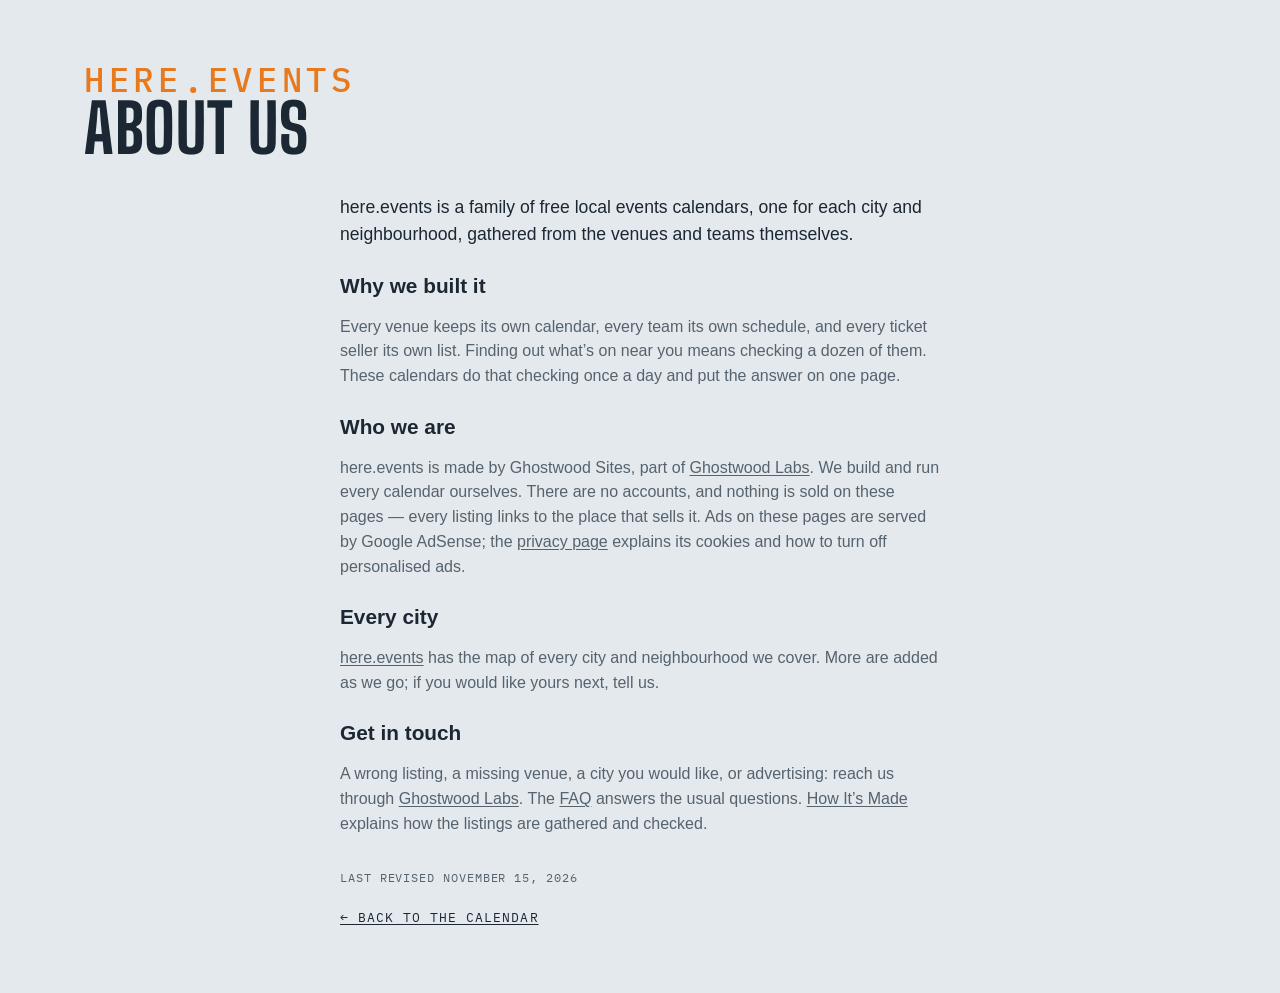
<file: site/about.html>
<!DOCTYPE html>
<html lang="en">
<head>
<meta charset="utf-8">
<meta name="viewport" content="width=device-width, initial-scale=1, viewport-fit=cover">
<meta name="theme-color" media="(prefers-color-scheme: light)" content="#edf1f4">
<meta name="theme-color" media="(prefers-color-scheme: dark)" content="#141a20">
<script>
  try {
    var t = localStorage.getItem('lqa-theme');
    var PHONE = '(max-width: 640px), (pointer: coarse) and (max-height: 500px)';
    if ((t === 'light' || t === 'dark') && !matchMedia(PHONE).matches) document.documentElement.dataset.theme = t;
  } catch (e) { /* no storage — system it is */ }
</script>
<title>About Us — here.events</title>
<meta name="description" content="About here.events: free local events calendars for each city and neighbourhood, gathered from the venues and teams themselves.">
<link rel="canonical" href="https://seattle.here.events/about.html">
<link rel="icon" href="favicon.svg" type="image/svg+xml">
<link rel="preconnect" href="https://fonts.googleapis.com">
<link rel="preconnect" href="https://fonts.gstatic.com" crossorigin>
<link href="https://fonts.googleapis.com/css2?family=Big+Shoulders:opsz,wght@10..72,500;10..72,700&family=IBM+Plex+Mono:wght@400;500&display=swap" rel="stylesheet">
<link rel="stylesheet" href="styles.css?v=__V__">
<script src="city.js?v=__V__"></script>
</head>
<body>

<!-- the Ghostwood Labs mark, drawn once; the masthead and the footer <use> it -->
<svg width="0" height="0" style="position:absolute" aria-hidden="true">
  <symbol id="gw-mark" viewBox="0 0 576 576">
    <g fill="none" stroke="currentColor" stroke-width="24" stroke-linecap="round" stroke-linejoin="round">
      <path d="M300.19 51.03A26 26 0 0 1 275.81 51.03L235.63 29.71A26 26 0 0 0 210.57 30.08L103.63 91.02A26 26 0 0 0 90.5 113.61L90.5 161.4A26 26 0 0 1 77.38 183.98L39.62 205.52A26 26 0 0 0 26.5 228.1L26.5 347.9A26 26 0 0 0 39.62 370.48L77.38 392.02A26 26 0 0 1 90.5 414.6L90.5 462.39A26 26 0 0 0 103.63 484.98L210.57 545.92A26 26 0 0 0 235.63 546.29L275.81 524.97A26 26 0 0 1 300.19 524.97L340.37 546.29A26 26 0 0 0 365.43 545.92L472.37 484.98A26 26 0 0 0 485.5 462.39L485.5 414.6A26 26 0 0 1 498.62 392.02L536.38 370.48A26 26 0 0 0 549.5 347.9L549.5 228.1A26 26 0 0 0 536.38 205.52L498.62 183.98A26 26 0 0 1 485.5 161.4L485.5 113.61A26 26 0 0 0 472.37 91.02L365.43 30.08A26 26 0 0 0 340.37 29.71L300.19 51.03Z"/>
      <path d="M288 57.5L288 177.5"/>
      <path d="M288 518.5L288 403.5"/>
      <path d="M90.5 176.5L144.63 204.58A26 26 0 0 0 169.19 204.26L209.58 181.92A26 26 0 0 0 223 159.17L223 101.5L158.5 137.5"/>
      <path d="M485.5 176.5L431.37 204.58A26 26 0 0 1 406.81 204.26L366.42 181.92A26 26 0 0 1 353 159.17L353 101.5L417.5 137.5"/>
      <path d="M157 211L157 287.5"/>
      <path d="M419 211L419 287.5"/>
      <path d="M90.5 399.5L144.63 371.42A26 26 0 0 1 169.19 371.74L209.58 394.08A26 26 0 0 1 223 416.83L223 474.5L158.5 438.5"/>
      <path d="M485.5 399.5L431.37 371.42A26 26 0 0 0 406.81 371.74L366.42 394.08A26 26 0 0 0 353 416.83L353 474.5L417.5 438.5"/>
      <path d="M26.5 288L92 325.5L92 250.5"/>
      <path d="M549.5 288L484 325.5L484 250.5"/>
    </g>
  </symbol>
</svg>

<!-- About us (Steve, 2026-10-29: "Create an about us section just to the left of FAQ, make it work
     the same"): one shared page for every city, word for word, like the FAQ. Styled by .ad-page. -->
<header class="masthead">
  <div class="masthead-text">
    <p class="eyebrow">here.events</p>
    <h1>About Us</h1>
  </div>
</header>
<main class="ad-page about-page">
  <p class="ad-lead">here.events is a family of free local events calendars, one for each city and neighbourhood, gathered from the venues and teams themselves.</p>

  <h2>Why we built it</h2>
  <p>Every venue keeps its own calendar, every team its own schedule, and every ticket seller its own list. Finding out what’s on near you means checking a dozen of them. These calendars do that checking once a day and put the answer on one page.</p>

  <h2>Who we are</h2>
  <p>here.events is made by Ghostwood Sites, part of <a href="https://ghostwoodlabs.com/" rel="noopener">Ghostwood Labs</a>. We build and run every calendar ourselves. There are no accounts, and nothing is sold on these pages — every listing links to the place that sells it. Ads on these pages are served by Google AdSense; the <a href="https://here.events/privacy/">privacy page</a> explains its cookies and how to turn off personalised ads.</p>

  <h2>Every city</h2>
  <p><a href="https://here.events/">here.events</a> has the map of every city and neighbourhood we cover. More are added as we go; if you would like yours next, tell us.</p>

  <h2>Get in touch</h2>
  <p>A wrong listing, a missing venue, a city you would like, or advertising: reach us through <a href="https://ghostwoodlabs.com/" rel="noopener">Ghostwood Labs</a>. The <a href="faq.html">FAQ</a> answers the usual questions. <a href="how.html">How It’s Made</a> explains how the listings are gathered and checked.</p>

  <p class="ad-revised">Last revised <time datetime="2026-11-15">November 15, 2026</time></p>
  <a class="ad-back" href="./">← Back to the calendar</a>
</main>
</body>
</html>
</file>
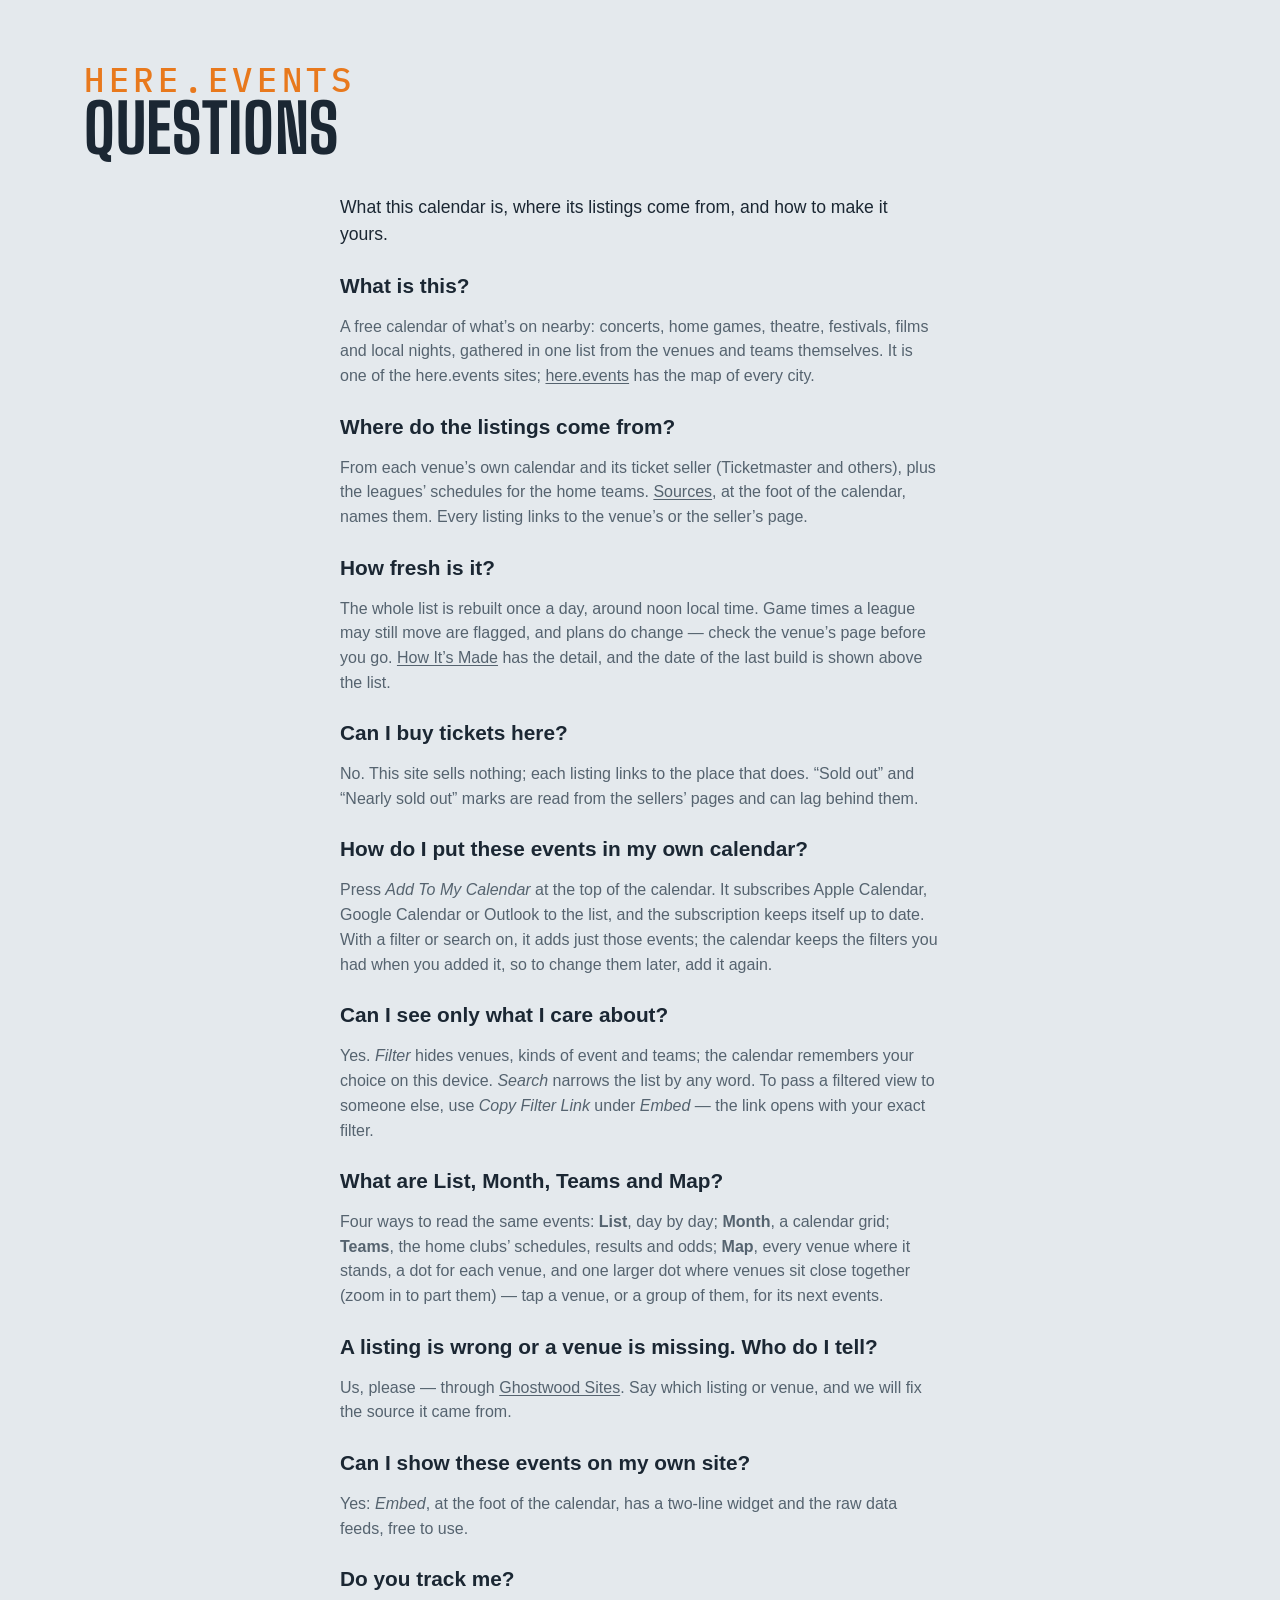
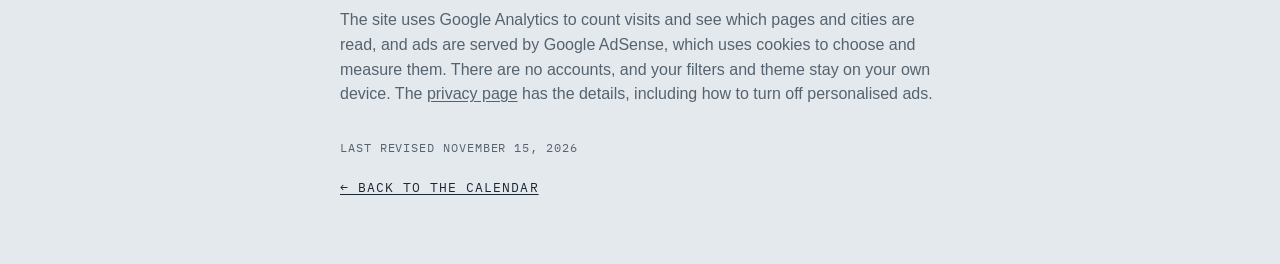
<file: site/faq.html>
<!DOCTYPE html>
<html lang="en">
<head>
<meta charset="utf-8">
<meta name="viewport" content="width=device-width, initial-scale=1, viewport-fit=cover">
<meta name="theme-color" media="(prefers-color-scheme: light)" content="#edf1f4">
<meta name="theme-color" media="(prefers-color-scheme: dark)" content="#141a20">
<script>
  try {
    var t = localStorage.getItem('lqa-theme');
    var PHONE = '(max-width: 640px), (pointer: coarse) and (max-height: 500px)';
    if ((t === 'light' || t === 'dark') && !matchMedia(PHONE).matches) document.documentElement.dataset.theme = t;
  } catch (e) { /* no storage — system it is */ }
</script>
<title>Questions — here.events</title>
<meta name="description" content="Questions about this events calendar: where the listings come from, how fresh they are, and how to put them in your own calendar.">
<link rel="canonical" href="https://seattle.here.events/faq.html">
<link rel="icon" href="favicon.svg" type="image/svg+xml">
<link rel="preconnect" href="https://fonts.googleapis.com">
<link rel="preconnect" href="https://fonts.gstatic.com" crossorigin>
<link href="https://fonts.googleapis.com/css2?family=Big+Shoulders:opsz,wght@10..72,500;10..72,700&family=IBM+Plex+Mono:wght@400;500&display=swap" rel="stylesheet">
<link rel="stylesheet" href="styles.css?v=__V__">
<script src="city.js?v=__V__"></script>
</head>
<body>

<!-- the Ghostwood Labs mark, drawn once; the masthead and the footer <use> it -->
<svg width="0" height="0" style="position:absolute" aria-hidden="true">
  <symbol id="gw-mark" viewBox="0 0 576 576">
    <g fill="none" stroke="currentColor" stroke-width="24" stroke-linecap="round" stroke-linejoin="round">
      <path d="M300.19 51.03A26 26 0 0 1 275.81 51.03L235.63 29.71A26 26 0 0 0 210.57 30.08L103.63 91.02A26 26 0 0 0 90.5 113.61L90.5 161.4A26 26 0 0 1 77.38 183.98L39.62 205.52A26 26 0 0 0 26.5 228.1L26.5 347.9A26 26 0 0 0 39.62 370.48L77.38 392.02A26 26 0 0 1 90.5 414.6L90.5 462.39A26 26 0 0 0 103.63 484.98L210.57 545.92A26 26 0 0 0 235.63 546.29L275.81 524.97A26 26 0 0 1 300.19 524.97L340.37 546.29A26 26 0 0 0 365.43 545.92L472.37 484.98A26 26 0 0 0 485.5 462.39L485.5 414.6A26 26 0 0 1 498.62 392.02L536.38 370.48A26 26 0 0 0 549.5 347.9L549.5 228.1A26 26 0 0 0 536.38 205.52L498.62 183.98A26 26 0 0 1 485.5 161.4L485.5 113.61A26 26 0 0 0 472.37 91.02L365.43 30.08A26 26 0 0 0 340.37 29.71L300.19 51.03Z"/>
      <path d="M288 57.5L288 177.5"/>
      <path d="M288 518.5L288 403.5"/>
      <path d="M90.5 176.5L144.63 204.58A26 26 0 0 0 169.19 204.26L209.58 181.92A26 26 0 0 0 223 159.17L223 101.5L158.5 137.5"/>
      <path d="M485.5 176.5L431.37 204.58A26 26 0 0 1 406.81 204.26L366.42 181.92A26 26 0 0 1 353 159.17L353 101.5L417.5 137.5"/>
      <path d="M157 211L157 287.5"/>
      <path d="M419 211L419 287.5"/>
      <path d="M90.5 399.5L144.63 371.42A26 26 0 0 1 169.19 371.74L209.58 394.08A26 26 0 0 1 223 416.83L223 474.5L158.5 438.5"/>
      <path d="M485.5 399.5L431.37 371.42A26 26 0 0 0 406.81 371.74L366.42 394.08A26 26 0 0 0 353 416.83L353 474.5L417.5 438.5"/>
      <path d="M26.5 288L92 325.5L92 250.5"/>
      <path d="M549.5 288L484 325.5L484 250.5"/>
    </g>
  </symbol>
</svg>

<!-- The FAQ (Steve, 2026-10-28, queued "creating a FAQ page"): one shared page for
     every city, word for word, "here.events" over the heading on every site (Steve,
     2026-10-29: "FAQ doesn't need the city/neighboorhood"). Styled by .ad-page in styles.css, like Advertise. -->
<header class="masthead">
  <div class="masthead-text">
    <p class="eyebrow">here.events</p>
    <h1>Questions</h1>
  </div>
</header>
<main class="ad-page faq-page">
  <p class="ad-lead">What this calendar is, where its listings come from, and how to make it yours.</p>

  <h2>What is this?</h2>
  <p>A free calendar of what’s on nearby: concerts, home games, theatre, festivals, films and local nights, gathered in one list from the venues and teams themselves. It is one of the here.events sites; <a href="https://here.events/">here.events</a> has the map of every city.</p>

  <h2>Where do the listings come from?</h2>
  <p>From each venue’s own calendar and its ticket seller (Ticketmaster and others), plus the leagues’ schedules for the home teams. <a href="sources.html">Sources</a>, at the foot of the calendar, names them. Every listing links to the venue’s or the seller’s page.</p>

  <h2>How fresh is it?</h2>
  <p>The whole list is rebuilt once a day, around noon local time. Game times a league may still move are flagged, and plans do change — check the venue’s page before you go. <a href="how.html">How It’s Made</a> has the detail, and the date of the last build is shown above the list.</p>

  <h2>Can I buy tickets here?</h2>
  <p>No. This site sells nothing; each listing links to the place that does. “Sold out” and “Nearly sold out” marks are read from the sellers’ pages and can lag behind them.</p>

  <h2>How do I put these events in my own calendar?</h2>
  <p>Press <em>Add To My Calendar</em> at the top of the calendar. It subscribes Apple Calendar, Google Calendar or Outlook to the list, and the subscription keeps itself up to date. With a filter or search on, it adds just those events; the calendar keeps the filters you had when you added it, so to change them later, add it again.</p>

  <h2>Can I see only what I care about?</h2>
  <p>Yes. <em>Filter</em> hides venues, kinds of event and teams; the calendar remembers your choice on this device. <em>Search</em> narrows the list by any word. To pass a filtered view to someone else, use <em>Copy Filter Link</em> under <em>Embed</em> — the link opens with your exact filter.</p>

  <h2>What are List, Month, Teams and Map?</h2>
  <p>Four ways to read the same events: <strong>List</strong>, day by day; <strong>Month</strong>, a calendar grid; <strong>Teams</strong>, the home clubs’ schedules, results and odds; <strong>Map</strong>, every venue where it stands, a dot for each venue, and one larger dot where venues sit close together (zoom in to part them) — tap a venue, or a group of them, for its next events.</p>

  <h2>A listing is wrong or a venue is missing. Who do I tell?</h2>
  <p>Us, please — through <a href="https://ghostwoodlabs.com/" rel="noopener">Ghostwood Sites</a>. Say which listing or venue, and we will fix the source it came from.</p>

  <h2>Can I show these events on my own site?</h2>
  <p>Yes: <em>Embed</em>, at the foot of the calendar, has a two-line widget and the raw data feeds, free to use.</p>

  <h2>Do you track me?</h2>
  <p>The site uses Google Analytics to count visits and see which pages and cities are read, and ads are served by Google AdSense, which uses cookies to choose and measure them. There are no accounts, and your filters and theme stay on your own device. The <a href="https://here.events/privacy/">privacy page</a> has the details, including how to turn off personalised ads.</p>

  <p class="ad-revised">Last revised <time datetime="2026-11-15">November 15, 2026</time></p>
  <a class="ad-back" href="./">← Back to the calendar</a>
</main>
</body>
</html>
</file>
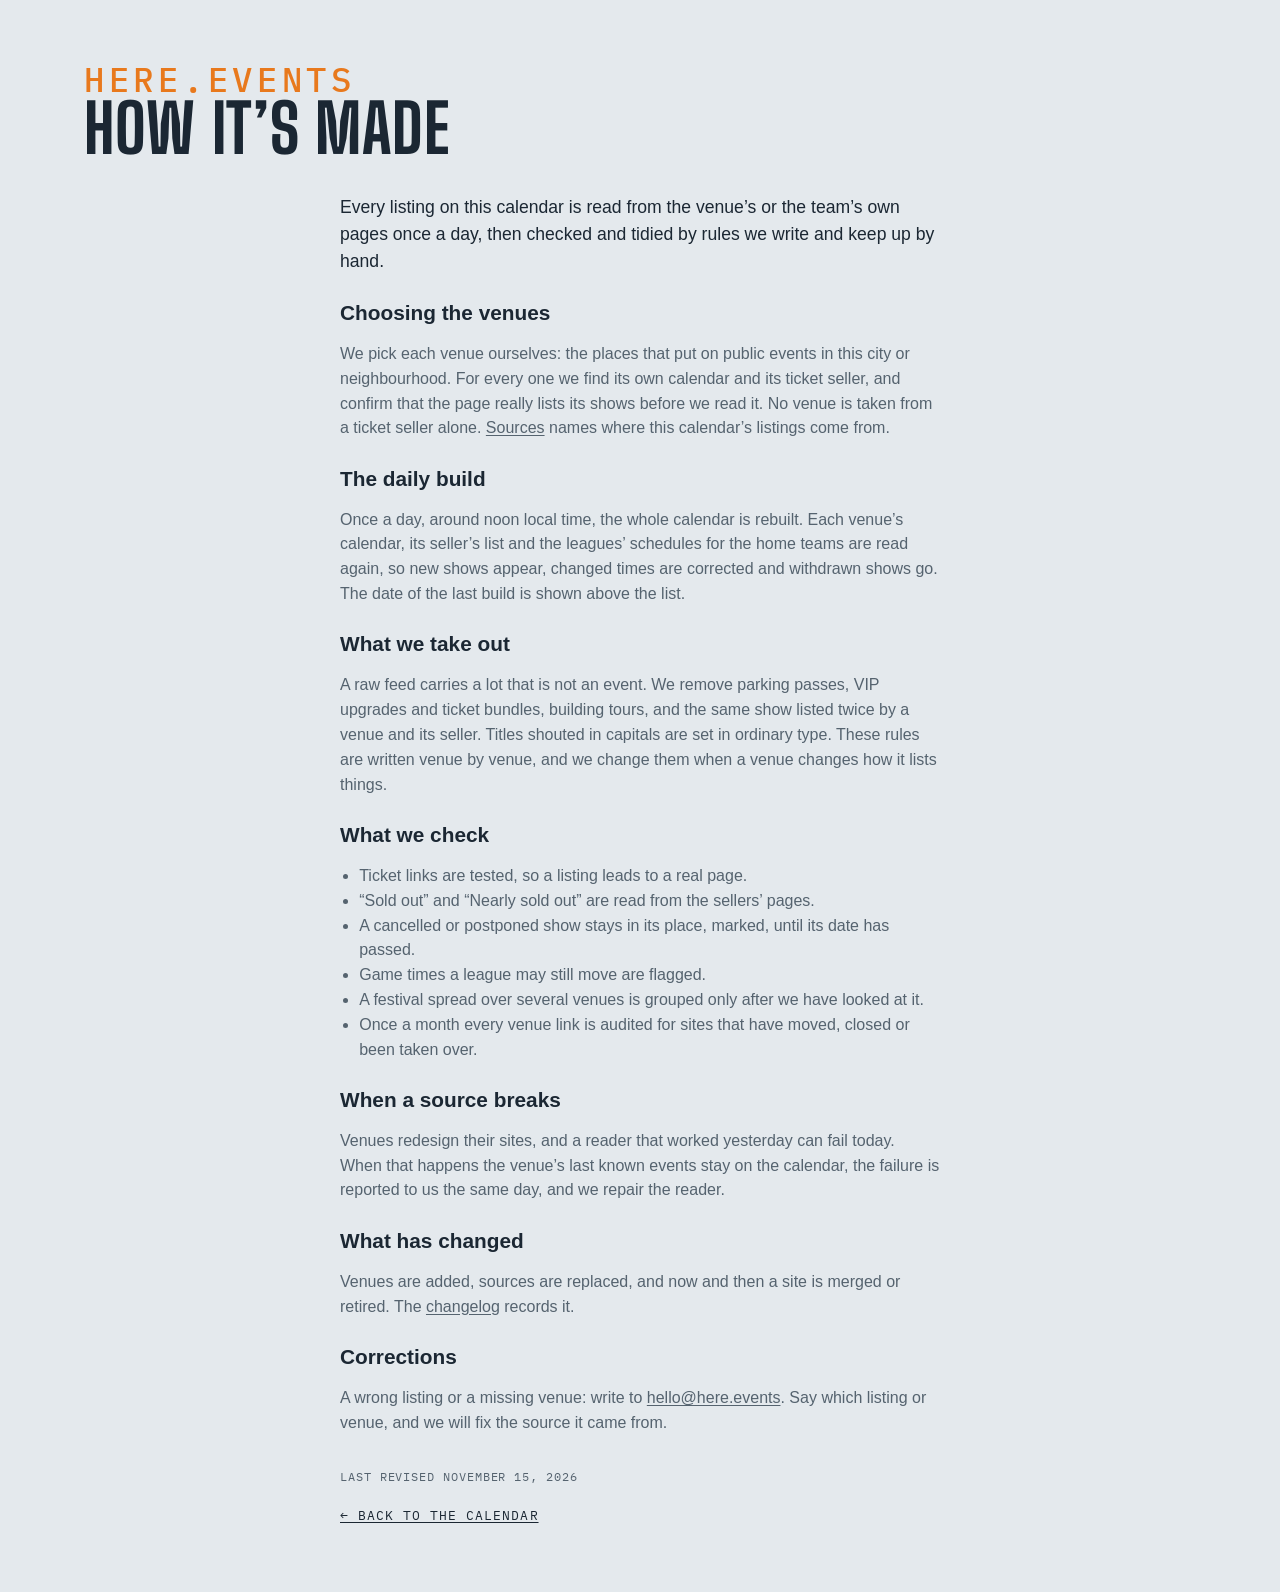
<file: site/how.html>
<!DOCTYPE html>
<html lang="en">
<head>
<meta charset="utf-8">
<meta name="viewport" content="width=device-width, initial-scale=1, viewport-fit=cover">
<meta name="theme-color" media="(prefers-color-scheme: light)" content="#edf1f4">
<meta name="theme-color" media="(prefers-color-scheme: dark)" content="#141a20">
<script>
  try {
    var t = localStorage.getItem('lqa-theme');
    var PHONE = '(max-width: 640px), (pointer: coarse) and (max-height: 500px)';
    if ((t === 'light' || t === 'dark') && !matchMedia(PHONE).matches) document.documentElement.dataset.theme = t;
  } catch (e) {}
</script>
<title>How This Calendar Is Made — here.events</title>
<meta name="description" content="How the here.events calendars are made: which venues are chosen, what is read each day, what is taken out by hand, and what is checked before a listing is published.">
<link rel="canonical" href="https://seattle.here.events/how.html">
<link rel="icon" href="favicon.svg" type="image/svg+xml">
<link rel="preconnect" href="https://fonts.googleapis.com">
<link rel="preconnect" href="https://fonts.gstatic.com" crossorigin>
<link href="https://fonts.googleapis.com/css2?family=Big+Shoulders:opsz,wght@10..72,500;10..72,700&family=IBM+Plex+Mono:wght@400;500&display=swap" rel="stylesheet">
<link rel="stylesheet" href="styles.css?v=__V__">
<script src="city.js?v=__V__"></script>
</head>
<body>

<svg width="0" height="0" style="position:absolute" aria-hidden="true">
  <symbol id="gw-mark" viewBox="0 0 576 576">
    <g fill="none" stroke="currentColor" stroke-width="24" stroke-linecap="round" stroke-linejoin="round">
      <path d="M300.19 51.03A26 26 0 0 1 275.81 51.03L235.63 29.71A26 26 0 0 0 210.57 30.08L103.63 91.02A26 26 0 0 0 90.5 113.61L90.5 161.4A26 26 0 0 1 77.38 183.98L39.62 205.52A26 26 0 0 0 26.5 228.1L26.5 347.9A26 26 0 0 0 39.62 370.48L77.38 392.02A26 26 0 0 1 90.5 414.6L90.5 462.39A26 26 0 0 0 103.63 484.98L210.57 545.92A26 26 0 0 0 235.63 546.29L275.81 524.97A26 26 0 0 1 300.19 524.97L340.37 546.29A26 26 0 0 0 365.43 545.92L472.37 484.98A26 26 0 0 0 485.5 462.39L485.5 414.6A26 26 0 0 1 498.62 392.02L536.38 370.48A26 26 0 0 0 549.5 347.9L549.5 228.1A26 26 0 0 0 536.38 205.52L498.62 183.98A26 26 0 0 1 485.5 161.4L485.5 113.61A26 26 0 0 0 472.37 91.02L365.43 30.08A26 26 0 0 0 340.37 29.71L300.19 51.03Z"/>
      <path d="M288 57.5L288 177.5"/>
      <path d="M288 518.5L288 403.5"/>
      <path d="M90.5 176.5L144.63 204.58A26 26 0 0 0 169.19 204.26L209.58 181.92A26 26 0 0 0 223 159.17L223 101.5L158.5 137.5"/>
      <path d="M485.5 176.5L431.37 204.58A26 26 0 0 1 406.81 204.26L366.42 181.92A26 26 0 0 1 353 159.17L353 101.5L417.5 137.5"/>
      <path d="M157 211L157 287.5"/>
      <path d="M419 211L419 287.5"/>
      <path d="M90.5 399.5L144.63 371.42A26 26 0 0 1 169.19 371.74L209.58 394.08A26 26 0 0 1 223 416.83L223 474.5L158.5 438.5"/>
      <path d="M485.5 399.5L431.37 371.42A26 26 0 0 0 406.81 371.74L366.42 394.08A26 26 0 0 0 353 416.83L353 474.5L417.5 438.5"/>
      <path d="M26.5 288L92 325.5L92 250.5"/>
      <path d="M549.5 288L484 325.5L484 250.5"/>
    </g>
  </symbol>
</svg>

<header class="masthead">
  <div class="masthead-text">
    <p class="eyebrow">here.events</p>
    <h1>How It’s Made</h1>
  </div>
</header>
<main class="ad-page how-page">
  <p class="ad-lead">Every listing on this calendar is read from the venue’s or the team’s own pages once a day, then checked and tidied by rules we write and keep up by hand.</p>

  <h2>Choosing the venues</h2>
  <p>We pick each venue ourselves: the places that put on public events in this city or neighbourhood. For every one we find its own calendar and its ticket seller, and confirm that the page really lists its shows before we read it. No venue is taken from a ticket seller alone. <a href="sources.html">Sources</a> names where this calendar’s listings come from.</p>

  <h2>The daily build</h2>
  <p>Once a day, around noon local time, the whole calendar is rebuilt. Each venue’s calendar, its seller’s list and the leagues’ schedules for the home teams are read again, so new shows appear, changed times are corrected and withdrawn shows go. The date of the last build is shown above the list.</p>

  <h2>What we take out</h2>
  <p>A raw feed carries a lot that is not an event. We remove parking passes, VIP upgrades and ticket bundles, building tours, and the same show listed twice by a venue and its seller. Titles shouted in capitals are set in ordinary type. These rules are written venue by venue, and we change them when a venue changes how it lists things.</p>

  <h2>What we check</h2>
  <ul>
    <li>Ticket links are tested, so a listing leads to a real page.</li>
    <li>“Sold out” and “Nearly sold out” are read from the sellers’ pages.</li>
    <li>A cancelled or postponed show stays in its place, marked, until its date has passed.</li>
    <li>Game times a league may still move are flagged.</li>
    <li>A festival spread over several venues is grouped only after we have looked at it.</li>
    <li>Once a month every venue link is audited for sites that have moved, closed or been taken over.</li>
  </ul>

  <h2>When a source breaks</h2>
  <p>Venues redesign their sites, and a reader that worked yesterday can fail today. When that happens the venue’s last known events stay on the calendar, the failure is reported to us the same day, and we repair the reader.</p>

  <h2>What has changed</h2>
  <p>Venues are added, sources are replaced, and now and then a site is merged or retired. The <a href="https://here.events/changelog/">changelog</a> records it.</p>

  <h2>Corrections</h2>
  <p>A wrong listing or a missing venue: write to <a href="mailto:hello@here.events">hello@here.events</a>. Say which listing or venue, and we will fix the source it came from.</p>

  <p class="ad-revised">Last revised <time datetime="2026-11-15">November 15, 2026</time></p>
  <a class="ad-back" href="./">← Back to the calendar</a>
</main>
</body>
</html>
</file>
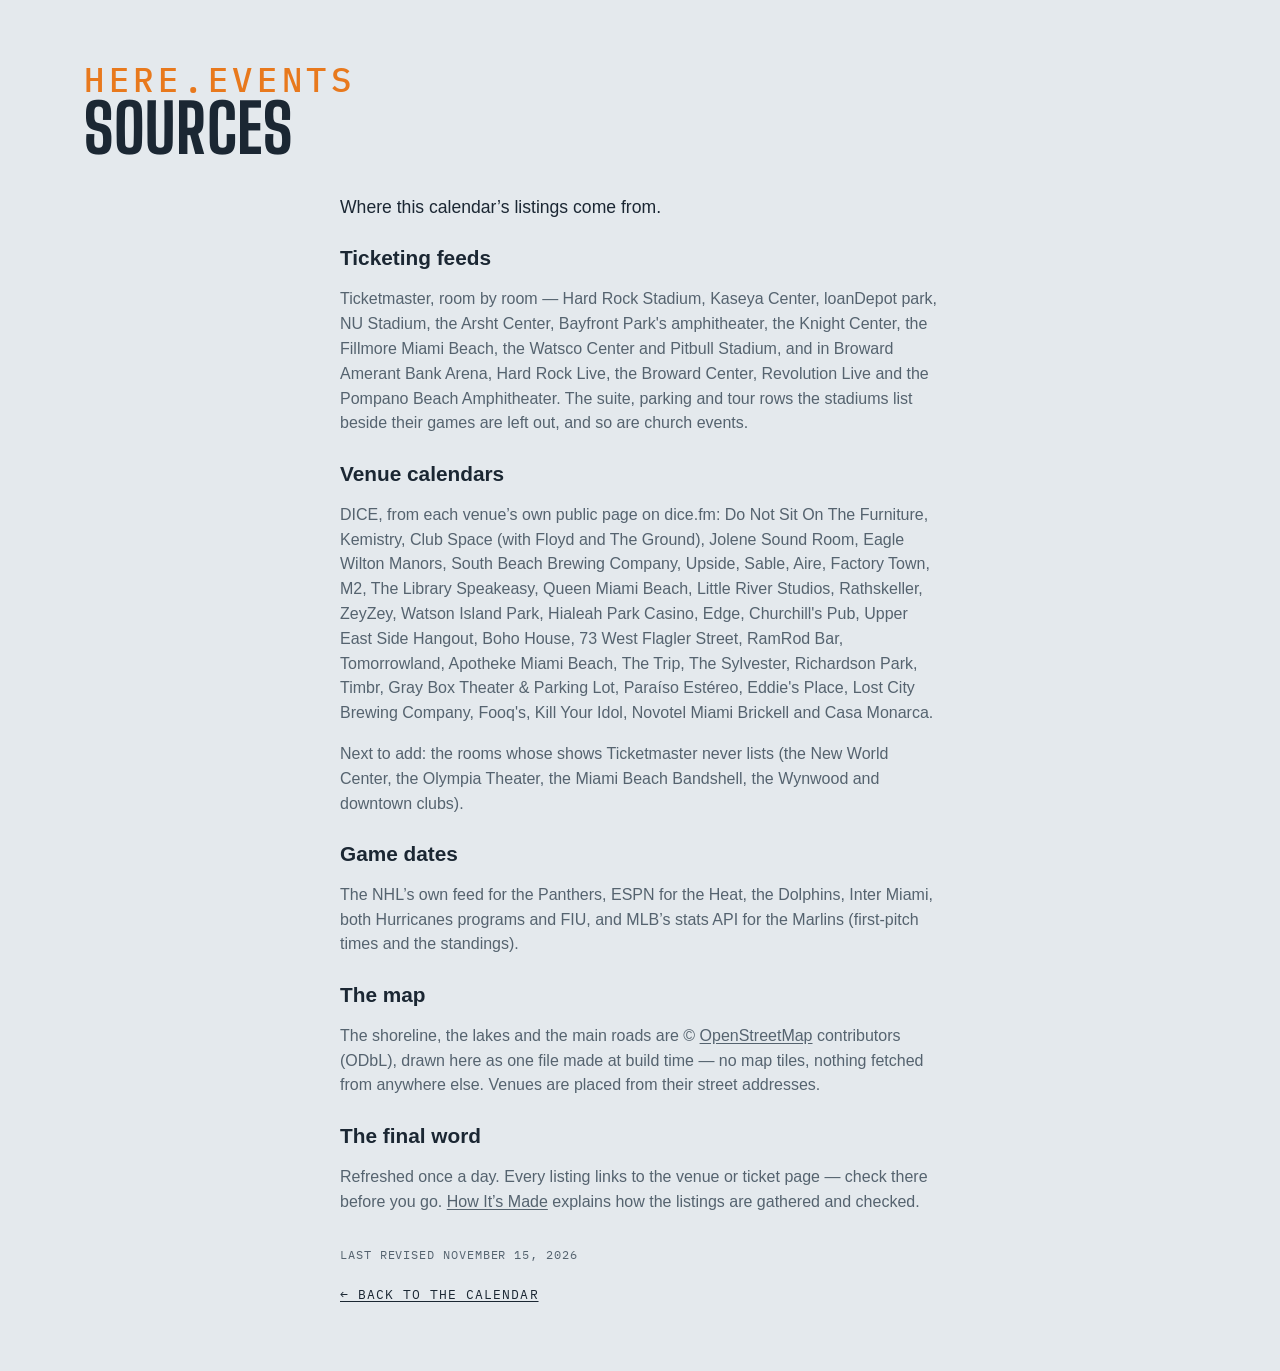
<file: site/sources.html>
<!DOCTYPE html>
<html lang="en">
<head>
<meta charset="utf-8">
<meta name="viewport" content="width=device-width, initial-scale=1, viewport-fit=cover">
<meta name="theme-color" media="(prefers-color-scheme: light)" content="#edf1f4">
<meta name="theme-color" media="(prefers-color-scheme: dark)" content="#141a20">
<script>
  try {
    var t = localStorage.getItem('lqa-theme');
    var PHONE = '(max-width: 640px), (pointer: coarse) and (max-height: 500px)';
    if ((t === 'light' || t === 'dark') && !matchMedia(PHONE).matches) document.documentElement.dataset.theme = t;
  } catch (e) { /* no storage — system it is */ }
</script>
<title>Sources — here.events</title>
<meta name="description" content="Where this events calendar’s listings come from: the ticket sellers, the venues’ own calendars and the leagues’ schedules.">
<link rel="icon" href="favicon.svg" type="image/svg+xml">
<link rel="preconnect" href="https://fonts.googleapis.com">
<link rel="preconnect" href="https://fonts.gstatic.com" crossorigin>
<link href="https://fonts.googleapis.com/css2?family=Big+Shoulders:opsz,wght@10..72,500;10..72,700&family=IBM+Plex+Mono:wght@400;500&display=swap" rel="stylesheet">
<link rel="stylesheet" href="styles.css?v=__V__">
<script src="city.js?v=__V__"></script>
</head>
<body>

<!-- the Ghostwood Labs mark, drawn once; the masthead and the footer <use> it -->
<svg width="0" height="0" style="position:absolute" aria-hidden="true">
  <symbol id="gw-mark" viewBox="0 0 576 576">
    <g fill="none" stroke="currentColor" stroke-width="24" stroke-linecap="round" stroke-linejoin="round">
      <path d="M300.19 51.03A26 26 0 0 1 275.81 51.03L235.63 29.71A26 26 0 0 0 210.57 30.08L103.63 91.02A26 26 0 0 0 90.5 113.61L90.5 161.4A26 26 0 0 1 77.38 183.98L39.62 205.52A26 26 0 0 0 26.5 228.1L26.5 347.9A26 26 0 0 0 39.62 370.48L77.38 392.02A26 26 0 0 1 90.5 414.6L90.5 462.39A26 26 0 0 0 103.63 484.98L210.57 545.92A26 26 0 0 0 235.63 546.29L275.81 524.97A26 26 0 0 1 300.19 524.97L340.37 546.29A26 26 0 0 0 365.43 545.92L472.37 484.98A26 26 0 0 0 485.5 462.39L485.5 414.6A26 26 0 0 1 498.62 392.02L536.38 370.48A26 26 0 0 0 549.5 347.9L549.5 228.1A26 26 0 0 0 536.38 205.52L498.62 183.98A26 26 0 0 1 485.5 161.4L485.5 113.61A26 26 0 0 0 472.37 91.02L365.43 30.08A26 26 0 0 0 340.37 29.71L300.19 51.03Z"/>
      <path d="M288 57.5L288 177.5"/>
      <path d="M288 518.5L288 403.5"/>
      <path d="M90.5 176.5L144.63 204.58A26 26 0 0 0 169.19 204.26L209.58 181.92A26 26 0 0 0 223 159.17L223 101.5L158.5 137.5"/>
      <path d="M485.5 176.5L431.37 204.58A26 26 0 0 1 406.81 204.26L366.42 181.92A26 26 0 0 1 353 159.17L353 101.5L417.5 137.5"/>
      <path d="M157 211L157 287.5"/>
      <path d="M419 211L419 287.5"/>
      <path d="M90.5 399.5L144.63 371.42A26 26 0 0 1 169.19 371.74L209.58 394.08A26 26 0 0 1 223 416.83L223 474.5L158.5 438.5"/>
      <path d="M485.5 399.5L431.37 371.42A26 26 0 0 0 406.81 371.74L366.42 394.08A26 26 0 0 0 353 416.83L353 474.5L417.5 438.5"/>
      <path d="M26.5 288L92 325.5L92 250.5"/>
      <path d="M549.5 288L484 325.5L484 250.5"/>
    </g>
  </symbol>
</svg>

<!-- The sources (Steve, 2026-10-29: "make it work like FAQ"): moved here from the footer's
     floating panel. "here.events" over the heading like the FAQ, but the text below is this
     city's own — each city keeps its own sources.html. Styled by .ad-page in styles.css. -->
<header class="masthead">
  <div class="masthead-text">
    <p class="eyebrow">here.events</p>
    <h1>Sources</h1>
  </div>
</header>
<main class="ad-page sources-page">
  <p class="ad-lead">Where this calendar’s listings come from.</p>

  <h2>Ticketing feeds</h2>
  <p>Ticketmaster, room by room — Hard Rock Stadium, Kaseya Center, loanDepot park, NU Stadium, the Arsht Center, Bayfront Park's amphitheater, the Knight Center, the Fillmore Miami Beach, the Watsco Center and Pitbull Stadium, and in Broward Amerant Bank Arena, Hard Rock Live, the Broward Center, Revolution Live and the Pompano Beach Amphitheater. The suite, parking and tour rows the stadiums list beside their games are left out, and so are church events.</p>

  <h2>Venue calendars</h2>
  <p>DICE, from each venue’s own public page on dice.fm: Do Not Sit On The Furniture, Kemistry, Club Space (with Floyd and The Ground), Jolene Sound Room, Eagle Wilton Manors, South Beach Brewing Company, Upside, Sable, Aire, Factory Town, M2, The Library Speakeasy, Queen Miami Beach, Little River Studios, Rathskeller, ZeyZey, Watson Island Park, Hialeah Park Casino, Edge, Churchill's Pub, Upper East Side Hangout, Boho House, 73 West Flagler Street, RamRod Bar, Tomorrowland, Apotheke Miami Beach, The Trip, The Sylvester, Richardson Park, Timbr, Gray Box Theater &amp; Parking Lot, Paraíso Estéreo, Eddie's Place, Lost City Brewing Company, Fooq's, Kill Your Idol, Novotel Miami Brickell and Casa Monarca.</p>
  <p>Next to add: the rooms whose shows Ticketmaster never lists (the New World Center, the Olympia Theater, the Miami Beach Bandshell, the Wynwood and downtown clubs).</p>

  <h2>Game dates</h2>
  <p>The NHL’s own feed for the Panthers, ESPN for the Heat, the Dolphins, Inter Miami, both Hurricanes programs and FIU, and MLB’s stats API for the Marlins (first-pitch times and the standings).</p>

  <h2>The map</h2>
  <p>The shoreline, the lakes and the main roads are © <a href="https://www.openstreetmap.org/copyright" target="_blank" rel="noopener">OpenStreetMap</a> contributors (ODbL), drawn here as one file made at build time — no map tiles, nothing fetched from anywhere else. Venues are placed from their street addresses.</p>

  <h2>The final word</h2>
  <p>Refreshed once a day. Every listing links to the venue or ticket page — check there before you go. <a href="how.html">How It’s Made</a> explains how the listings are gathered and checked.</p>

  <p class="ad-revised">Last revised <time datetime="2026-11-15">November 15, 2026</time></p>
  <a class="ad-back" href="./">← Back to the calendar</a>
</main>
</body>
</html>
</file>
<file: site/styles.css>
/* Lower Queen Anne Events — overcast-sky palette, marquee display type. */

:root {
  --sky: #e4e9ed;        /* overcast paper (a step down from #edf1f4, Steve 2026-10-12: "a little less glaring") */
  --mist: #f7f9fb;       /* card surface (was pure white) */
  --ink: #1b2733;        /* Puget ink */
  --ink-soft: #55636f;
  --ink-bright: #1b2733; /* the logo: pure white in the dark palette, ink here */
  --line: #c3ccd4;
  --gold: #e8791d;       /* Space Needle "Galaxy Gold" */
  --gold-soft: #fbe9d8;
  /* Color coding is muted (a step back from the pure primaries) and each
     group keeps to its own family so a dot or stripe reads as what it is:
     venues are cool (blue → violet → teal), event types are warm (yellow →
     orange → red → pink). */
  /* venue hues (chips, grid ticks, agenda tags): a sweep from teal through
     blue and violet to magenta, neighbors alternating light and dark */
  /* all three families sit a step back from the pure primaries: the same
     hues, less glare, so the stripes and ticks read after the titles */
  --v-hardrock: #9e2e2e; --v-kaseya: #2e9e4f; --v-loandepot: #6f2e9e; --v-arsht: #9e902e; --v-bayfront: #2e8b9e; --v-knight: #9e2e6b; /* the rooms, one hue each (city.js cssVar), spread round the wheel */
  --v-fillmore: #4a9e2e; --v-watsco: #332e9e; --v-pitbull: #9e532e; --v-amerant: #2e9e74; --v-hardrocklive: #952e9e; --v-broward: #879e2e;
  --v-nustadium: #2e669e; --v-revolution: #9e2e45; --v-pompano: #2e9e37;
  --v-donotsitonthef: #2e9e93; --v-kemistry: #825d26; --v-clubspace: #5d36ba; --v-jolenesoundroo: #9e2e88; --v-eaglewiltonman: #578226; --v-southbeachbrew: #3655ba; /* the DICE venues (2026-11-03) */
  --v-upside: #9e2e57; --v-sable: #823526; --v-aire: #b5ba36; --v-factorytown: #2e799e; --v-m2: #268251; --v-libraryspeakea: #9736ba;
  --v-queenmiamibeac: #399e2e; --v-littleriverstu: #825126; --v-rathskeller: #ba9736; --v-zeyzey: #5b9e2e; --v-watsonislandpa: #26826d; --v-hialeahparkcas: #36b5ba;
  --v-edge: #2e399e; --v-churchillspub: #4e2682; --v-uppereastsideh: #ba36b1; --v-bohohouse: #412e9e; --v-73westflaglers: #822664; --v-ramrodbar: #8eba36;
  --v-tomorrowland: #2e579e; --v-apothekemiamib: #82262f; --v-trip: #36ba50; --v-sylvester: #2e9e2e; --v-richardsonpark: #768226; --v-timbr: #36ba66;
  --v-grayboxtheater: #2e6d9e; --v-paraisoestereo: #732682; --v-eddiesplace: #ba3673; --v-lostcitybrewin: #9e352e; --v-fooqs: #823b26; --v-killyouridol: #ba6b36;
  --v-novotelmiamibr: #9e6a2e; --v-casamonarca: #826426;
  --venue-text: 72%;     /* how much of the venue hue the card's venue label keeps (light mode) */
  --tint: 26%;           /* the venue wash behind a series card (light mode; 13% in the dark palette) */
  --row-a: #f3f6f8; --row-b: #d6dde3; /* the list's rows alternate light and dark grey; only a series keeps its venue's hue (Steve, 2026-10-20) */
  /* event-type hues (calendar ticks, agenda right edge): concerts salmon and
     arts crimson keep clear of the brand orange; movies slate = "quiet" */
  --t-concert: #d9664f;
  --t-sports: #d4b106;
  --t-arts: #b8303f;
  --t-movie: #7a8a99;
  --t-community: #d63f9c;
  --t-expo: #2a9d8f;      /* conventions & expos: turquoise, the one hue the types didn't use */
  --t-bar: #c28a12;       /* bar nights: amber, an ale between the sports yellow and concert salmon */
  --alert: #e02b26;       /* cancelled / postponed notes: plain bright red */
  --barh-base: 3.4rem;   /* the pinned filter bar's height (chips 2.25rem + padding) */
  --titleh: 1.7rem;      /* the bar's title line (1.2rem + .5rem gap), added while scrolled */
  --barh: var(--barh-base); /* what the sticky things below the bar offset by */
  --rule: color-mix(in srgb, var(--line), var(--ink-soft)); /* list dividers: a step brighter than --line */
  /* the scorebug (the live game block, .tf-bug): a light panel in this theme, the broadcast's charcoal in the dark one (Steve, 2026-10-12: the charcoal panel on the light card looked bad) */
  --bug-bg: #f9fafb; --bug-frame: #c9d2da; --bug-ink: #1b2733; --bug-soft: #55636f; --bug-dim: #7c8894; --bug-rowline: #d5dce3; --bug-off: #b3bcc5; --bug-muted: #6b7784; --bug-score-bg: #ffffff; --bug-shadow: rgba(15, 25, 35, .10); --bug-redzone: #c8261f;
  --bug-bw: 1px; --frame: var(--line); --frame-w: 1px; /* the game block's frame and the bug's rules: hairlines in the card's line colour here, the 2px broadcast frame in the dark theme (Steve, 2026-10-12: "soften … the borders in general") */
  --cell-mix: 22%; --cell-ink: var(--ink); --cell-bar: 4px; --cell-shadow: none; /* the bug's team cells: a wash of the club colour with a bar of it at the left and ink type, instead of the solid cell ("soften the colors here") */
  --tick-mix: var(--ink); --tick-pct: 65%; /* the refresh countdown ring: the club's colour mixed toward ink here, toward white on the dark ground (the mix itself is written in the .tf-refresh rule: a token holding var(--team-2) would resolve here on :root, where no club colour exists, and come out empty) */
  --dot: color-mix(in srgb, var(--ink-soft) 40%, transparent); /* the dotted underline under the watch strip's links */
  --display: "Big Shoulders", "Arial Narrow", sans-serif;
  --body: -apple-system, BlinkMacSystemFont, "Segoe UI", "Helvetica Neue", sans-serif;
  --mono: "IBM Plex Mono", ui-monospace, Menlo, monospace;
}
/* Dark palette. Applies when the system prefers dark and the visitor hasn't
   picked Light, or whenever they've picked Dark (the toggle sets
   data-theme on <html>; "system" leaves it unset). The two blocks must
   stay identical — CSS has no way to give one ruleset two unrelated
   conditions. */
@media (prefers-color-scheme: dark) {
  :root:not([data-theme="light"]) {
    color-scheme: dark;
    --sky: #141a20; --mist: #1d252e; --ink: #e8edf1; --ink-soft: #9aa7b2; --ink-bright: #ffffff;
    --line: #333f4a; --gold: #f08a33; --gold-soft: #3a2a1a;
    --v-hardrock: #ea8686; --v-kaseya: #86eaa3; --v-loandepot: #c086ea; --v-arsht: #eadd86; --v-bayfront: #86d9ea; --v-knight: #ea86bc; /* the rooms, one hue each (city.js cssVar), spread round the wheel */
    --v-fillmore: #9fea86; --v-watsco: #8a86ea; --v-pitbull: #eaa786; --v-amerant: #86eac4; --v-hardrocklive: #e186ea; --v-broward: #d5ea86;
    --v-nustadium: #86b7ea; --v-revolution: #ea869a; --v-pompano: #86ea8e;
    --v-donotsitonthef: #86eae0; --v-kemistry: #f0d3a8; --v-clubspace: #8963e3; --v-jolenesoundroo: #ea86d6; --v-eaglewiltonman: #cef0a8; --v-southbeachbrew: #6381e3; /* the DICE venues (2026-11-03) */
    --v-upside: #ea86aa; --v-sable: #f0b4a8; --v-aire: #dfe363; --v-factorytown: #86c8ea; --v-m2: #a8f0ca; --v-libraryspeakea: #c163e3;
    --v-queenmiamibeac: #90ea86; --v-littleriverstu: #f0caa8; --v-rathskeller: #e3c163; --v-zeyzey: #aeea86; --v-watsonislandpa: #a8f0df; --v-hialeahparkcas: #63dfe3;
    --v-edge: #8690ea; --v-churchillspub: #c7a8f0; --v-uppereastsideh: #e363db; --v-bohohouse: #9686ea; --v-73westflaglers: #f0a8d8; --v-ramrodbar: #b9e363;
    --v-tomorrowland: #86aaea; --v-apothekemiamib: #f0a8af; --v-trip: #63e37d; --v-sylvester: #86ea86; --v-richardsonpark: #e6f0a8; --v-timbr: #63e392;
    --v-grayboxtheater: #86beea; --v-paraisoestereo: #e4a8f0; --v-eddiesplace: #e3639f; --v-lostcitybrewin: #ea8c86; --v-fooqs: #f0b9a8; --v-killyouridol: #e39663;
    --v-novotelmiamibr: #eabb86; --v-casamonarca: #f0d8a8;
    --venue-text: 100%; --tint: 13%;
    --row-a: #1e252c; --row-b: #2c343c;
    --t-concert: #f0806a; --t-sports: #f2d21b; --t-arts: #d63a4f;
    --t-movie: #8b9db0; --t-community: #e660a8; --t-expo: #4fd1c5; --t-bar: #e3ad3c; --alert: #ff4b3e;
    --bug-bg: #2b2d30; --bug-frame: #c9cdd2; --bug-ink: #f4f4f4; --bug-soft: #d5d8dc; --bug-dim: #b9bec4; --bug-rowline: #5c6167; --bug-off: #6a6d72; --bug-muted: #4a4f56; --bug-score-bg: #fafafa; --bug-shadow: rgba(0, 0, 0, .35); --bug-redzone: #ff7b7b;
  --bug-bw: 2px; --frame: var(--ink-soft); --frame-w: 2px; --cell-mix: 100%; --cell-ink: #fff; --cell-bar: 0px; --cell-shadow: 0 1px 2px rgba(0, 0, 0, .5);
    --bug-bw: 2px; --frame: var(--ink-soft); --frame-w: 2px; --cell-mix: 100%; --cell-ink: #fff; --cell-bar: 0px; --cell-shadow: 0 1px 2px rgba(0, 0, 0, .5);
    --tick-mix: white; --tick-pct: 45%;
    --dot: color-mix(in srgb, var(--ink-soft) 60%, transparent);
  }
}
:root[data-theme="dark"] {
  color-scheme: dark;
  --sky: #141a20; --mist: #1d252e; --ink: #e8edf1; --ink-soft: #9aa7b2; --ink-bright: #ffffff;
  --line: #333f4a; --gold: #f08a33; --gold-soft: #3a2a1a;
  --v-hardrock: #ea8686; --v-kaseya: #86eaa3; --v-loandepot: #c086ea; --v-arsht: #eadd86; --v-bayfront: #86d9ea; --v-knight: #ea86bc; /* the rooms, one hue each (city.js cssVar), spread round the wheel */
  --v-fillmore: #9fea86; --v-watsco: #8a86ea; --v-pitbull: #eaa786; --v-amerant: #86eac4; --v-hardrocklive: #e186ea; --v-broward: #d5ea86;
  --v-nustadium: #86b7ea; --v-revolution: #ea869a; --v-pompano: #86ea8e;
  --v-donotsitonthef: #86eae0; --v-kemistry: #f0d3a8; --v-clubspace: #8963e3; --v-jolenesoundroo: #ea86d6; --v-eaglewiltonman: #cef0a8; --v-southbeachbrew: #6381e3; /* the DICE venues (2026-11-03) */
  --v-upside: #ea86aa; --v-sable: #f0b4a8; --v-aire: #dfe363; --v-factorytown: #86c8ea; --v-m2: #a8f0ca; --v-libraryspeakea: #c163e3;
  --v-queenmiamibeac: #90ea86; --v-littleriverstu: #f0caa8; --v-rathskeller: #e3c163; --v-zeyzey: #aeea86; --v-watsonislandpa: #a8f0df; --v-hialeahparkcas: #63dfe3;
  --v-edge: #8690ea; --v-churchillspub: #c7a8f0; --v-uppereastsideh: #e363db; --v-bohohouse: #9686ea; --v-73westflaglers: #f0a8d8; --v-ramrodbar: #b9e363;
  --v-tomorrowland: #86aaea; --v-apothekemiamib: #f0a8af; --v-trip: #63e37d; --v-sylvester: #86ea86; --v-richardsonpark: #e6f0a8; --v-timbr: #63e392;
  --v-grayboxtheater: #86beea; --v-paraisoestereo: #e4a8f0; --v-eddiesplace: #e3639f; --v-lostcitybrewin: #ea8c86; --v-fooqs: #f0b9a8; --v-killyouridol: #e39663;
  --v-novotelmiamibr: #eabb86; --v-casamonarca: #f0d8a8;
  --venue-text: 100%; --tint: 13%;
  --row-a: #1e252c; --row-b: #2c343c;
  --t-concert: #f0806a; --t-sports: #f2d21b; --t-arts: #d63a4f;
  --t-movie: #8b9db0; --t-community: #e660a8; --t-expo: #4fd1c5; --t-bar: #e3ad3c; --alert: #ff4b3e;
  --bug-bg: #2b2d30; --bug-frame: #c9cdd2; --bug-ink: #f4f4f4; --bug-soft: #d5d8dc; --bug-dim: #b9bec4; --bug-rowline: #5c6167; --bug-off: #6a6d72; --bug-muted: #4a4f56; --bug-score-bg: #fafafa; --bug-shadow: rgba(0, 0, 0, .35); --bug-redzone: #ff7b7b;
  --tick-mix: white; --tick-pct: 45%;
  --dot: color-mix(in srgb, var(--ink-soft) 60%, transparent);
}
:root[data-theme="light"] { color-scheme: light; }

* { box-sizing: border-box; }
html { scroll-behavior: smooth; overflow-x: clip; } /* clip: the footer bleeds to the viewport edges */
@media (prefers-reduced-motion: reduce) { html { scroll-behavior: auto; } }
/* the page is 62rem wide, and steps wider on big screens so event names
   get a single line: the calendar column is fixed, so all of the extra
   width goes to the cards (the footer line follows) */
:root { --pagew: 62rem; }
@media (min-width: 1180px) { :root { --pagew: 72rem; } }
@media (min-width: 1360px) { :root { --pagew: 80rem; } }
body {
  /* no bottom padding: the sticky footer is the page's last thing, and any
     padding here would show as a blank band under it once the list is short.
     A column flex at least a viewport tall, so a short page (the Teams view
     with one team) still puts the footer at the bottom edge */
  display: flex; flex-direction: column; min-height: 100vh; min-height: 100dvh;
  margin: 0 auto; padding: 0 1.25rem; max-width: var(--pagew);
  background: var(--sky); color: var(--ink);
  font: 16px/1.55 var(--body);
}
/* flex items refuse to shrink below their content's minimum width, so one
   unwrappable line (a TV listing, the compact bar's title) would push a whole
   section past a phone's edge; let them shrink like blocks */
body > * { min-width: 0; }
a { color: inherit; text-underline-offset: 2px; }
:focus-visible { outline: 2px solid var(--ink-soft); outline-offset: 2px; }

/* ---- masthead ---- */
.masthead {
  display: flex; flex-wrap: wrap; gap: 1.5rem; align-items: flex-end;
  justify-content: space-between; padding: 2.5rem 0 1rem;
}
.eyebrow {
  font-family: var(--mono); font-size: .8rem; letter-spacing: .12em;
  text-transform: uppercase; color: var(--gold); margin: 0 0 .3rem;
}
h1 {
  font-family: var(--display); font-weight: 700; font-size: clamp(2.6rem, 7vw, 4.2rem);
  line-height: .92; text-transform: uppercase; letter-spacing: .01em; margin: 0;
}
.masthead-text { min-width: 0; max-width: 100%; } /* a flex item would grow to its widest line and push past a phone's edge */
/* "More Cities" (See All until 2026-10-13, Other Places until 2026-10-18): the pill before the theme pill, to the same map (Steve, 2026-10-12); in the pinned bar the chip's text folds away and the map glyph stays */
/* Add To My Calendar: the first of the masthead's tools (Steve, 2026-10-26, "should move here" — beside More Cities; in the bar from 2026-09-16 until then), sized like the More Cities pill beside it */
.masthead-tools #subscribeBtn { order: 3; display: inline-flex; align-items: center; gap: .45rem; min-height: calc(1.7rem + 8px); padding: 0 .95em; }
.masthead-tools #subscribeBtn svg { width: 1rem; height: 1rem; flex: none; }
.masthead-tools #subscribeBtn:hover { border-color: var(--ink-soft); }
.bar-title .masthead-tools #subscribeBtn { min-height: 1.7rem; padding: 0 .5em; } /* icon-only in the title line, like the pill (the label rule is .bar-title .masthead-tools .chip span) */
.masthead-tools .see-all { order: 4; display: inline-flex; align-items: center; gap: .45rem; min-height: calc(1.7rem + 8px); padding: 0 .95em; text-decoration: none; }
.masthead-tools .see-all svg { width: 1rem; height: 1rem; fill: none; stroke: currentColor; stroke-width: 1.6; stroke-linejoin: round; stroke-linecap: round; }
.masthead-tools .see-all:hover { border-color: var(--ink-soft); }
.bar-title .masthead-tools .see-all { min-height: 1.7rem; padding: 0 .5em; }
/* the mark and the name as one thing: the mark stretches to the text's
   height (eyebrow + title) and keeps square, in the footer mark's white */
.masthead { --mast-title: clamp(2.6rem, 7vw, 4.2rem); } /* the title's size; the eyebrow and the mark are cut from it */
.masthead h1 { font-size: var(--mast-title); }
/* the picture (Steve, 2026-09-21: line art, the Needle's crown the focus):
   the top of the Space Needle from the Highsmith aerial, traced to single
   smooth lines at build (a gradient-magnitude pass over the photo, see the
   memory note), a 4.5:1 window from the spire tip to the Queen Anne treeline
   with the Needle centred and the Cascades ridge behind
   (design/lqa-masthead-lines-gen.py). The
   drawing is a luminance mask (masthead-lines.png, white = line) over a box
   of ink, so the lines are the palette's own ink in either theme. A band
   behind the masthead, the Needle toward the right, dissolving into the page
   on every side — no hard edge where the art stops (Steve, 2026-09-21) */
.masthead { min-height: 11rem; overflow: hidden; isolation: isolate; } /* a slim band (Steve, 2026-09-20: minimal) */
.masthead-photo { /* the drawing fills the gap between the name and the theme pill (Steve, 2026-10-05: "in all the modes try to make it fill this space"): a flex item between them, as tall as the band (the negative margins reach over the band's padding) */
  order: 1; flex: 1 1 0; align-self: stretch; min-width: 0; z-index: -1;
  margin: -2.5rem 0 -1rem; pointer-events: none;
  background: #fff; opacity: .9; /* white lines on the dark palette, black on the light one (Steve: "white and black with antialiasing") */
  -webkit-mask-image: url(masthead-lines.png), linear-gradient(to right, transparent 0%, #000 10%, #000 92%, transparent 100%), linear-gradient(to bottom, #000 0%, #000 58%, transparent 100%);
  mask-image: url(masthead-lines.png), linear-gradient(to right, transparent 0%, #000 10%, #000 92%, transparent 100%), linear-gradient(to bottom, #000 0%, #000 58%, transparent 100%);
  -webkit-mask-size: auto 100%, 100% 100%, 100% 100%; mask-size: auto 100%, 100% 100%, 100% 100%; /* the drawing at the band's height, however wide the gap: the Needle stays whole, the ridge beside it shows as far as the gap allows */
  -webkit-mask-position: 50% 0%, 0 0, 0 0; mask-position: 50% 0%, 0 0, 0 0; /* the Needle is at the drawing's centre, so its spire is the centre of the gap at every width (Steve, 2026-10-05: "make the center the top of the needle") */
  -webkit-mask-repeat: no-repeat; mask-repeat: no-repeat;
  mask-mode: luminance, alpha, alpha;
  -webkit-mask-composite: source-in; mask-composite: intersect;
}
.masthead-tools { order: 2; }
:root[data-theme="light"] .masthead-photo { background: #000; opacity: .7; }
@media (prefers-color-scheme: light) { :root:not([data-theme="dark"]) .masthead-photo { background: #000; opacity: .7; } }
.masthead-text { position: relative; }
.masthead .eyebrow { font-size: calc(var(--mast-title) * .5); font-weight: 500; letter-spacing: .14em; margin-bottom: .1rem; line-height: 1; } /* "Seattle": half the title's size (Steve, 2026-09-16: twice the quarter it was), a shade bolder */
/* the masthead's tools (Steve, 2026-09-14): Add To My Calendar (back here
   2026-10-26), the More Cities pill and the theme pill at the masthead's
   right end — the bar below keeps its room for the switch, filters, search,
   the clubs and the season calendar chip */
.masthead { position: relative; }
.masthead-tools { display: flex; align-items: center; gap: .6rem; flex: none; margin-left: auto; }
.sub { color: var(--ink-soft); max-width: 34rem; margin: .8rem 0 0; }

.updated { /* the "Updated …" stamp: an eyebrow line under the title, spaced like the one above it */
  margin: .3rem 0 0; min-height: 1em;
}
/* Solid-ink pill with the page background as its text — a dark pill in
   light mode, a light one in dark — softened on hover (the event sheet's
   Tickets button). */
.btn-cal {
  display: inline-flex; align-items: center; gap: .55em; margin: auto 0;
  font: 600 1rem/1 var(--body); color: var(--sky); background: var(--ink);
  border: 0; border-radius: 999px; padding: .85em 1.4em .85em 1.15em; cursor: pointer;
  transition: background .15s, color .15s;
}
.btn-cal svg { width: 1.15em; height: 1.15em; flex: none; }
.btn-cal:hover { background: var(--ink-soft); color: var(--sky); }
/* the subscribe pop: app.js placeSubscribePop fixes it under the masthead's
   Add To My Calendar button (right edges aligned); these are the fallback
   position and the look */
.pop {
  position: absolute; right: 0; top: calc(100% + 1.1rem); z-index: 10;
  width: min(18rem, 100%); background: var(--mist); border: 1px solid var(--line);
  border-radius: 8px; padding: 1rem 1.1rem; box-shadow: 0 8px 28px rgba(15, 25, 35, .18);
  font-size: .92rem;
}
.pop p { margin: 0 0 .6rem; }
.pop > :last-child { margin-bottom: 0; }
/* everything in the pop sits on one centre line: the checkbox row, the
   three named calendar tiles, the QR / Copy Link chips, then the note */
.pop-tiles { display: grid; grid-template-columns: repeat(3, 4.6rem); justify-content: center; gap: .6rem; margin: 0 0 .7rem; }
.pop-tools { display: flex; justify-content: center; gap: .5rem; margin: 0 0 .9rem; }
.pop-tools .chip { display: inline-flex; align-items: center; gap: .4rem; text-decoration: none; padding: .45em .85em; }
.pop-tools .chip svg { width: 1rem; height: 1rem; flex: none; color: var(--gold); }
.pop-tools .chip:hover { border-color: var(--ink-soft); }
/* Copy Link: a check replaces the icon for a moment after copying */
.pop-tools .chip.is-done svg { display: none; }
.pop-tools .chip.is-done::before { content: "✓"; font-weight: 700; line-height: 1; }
.qr-panel { text-align: center; margin-bottom: .6rem; }
#qrImg {
  display: inline-block; width: 170px; height: 170px;
  background: #fff; padding: 6px; border-radius: 8px;
}
#qrImg svg { display: block; width: 100%; height: 100%; }
/* a tile: the service's icon over its name */
.tile {
  display: grid; justify-items: center; gap: .4rem;
  padding: .6rem .3rem .5rem; border: 1px solid var(--line); border-radius: 10px;
  background: var(--sky); text-decoration: none; color: var(--ink-soft);
}
.tile-logo { width: 2.4rem; height: 2.4rem; border-radius: 8px; object-fit: contain; }
.tile span { font-family: var(--mono); font-size: .62rem; text-transform: uppercase; letter-spacing: .08em; line-height: 1; }
.tile:hover { border-color: var(--ink-soft); color: var(--ink); }
/* ---- filter bar: one row of matching chips ---- */
/* Funnel (filters), Reset, Copy link, Add To Calendar, then the theme toggle
   at the right end. position: relative makes the bar the box the subscribe
   pop hangs from. */
.filterbar {
  display: flex; flex-wrap: nowrap; gap: .6rem; align-items: center;
  margin: .75rem 0 0; position: relative;
}
.filterbar > * { flex-shrink: 0; }
.filterbar .chip {
  display: inline-flex; align-items: center; gap: .45rem; min-height: 2.25rem;
  position: relative; /* for the visually-hidden labels in .is-tight */
}
.filterbar .chip svg { width: 1rem; height: 1rem; flex: none; }
.filterbar .chip:not(:disabled):hover { border-color: var(--ink-soft); }
/* the funnel's chevron is the panel's open/closed indicator. Its outline is
   deliberately the same whether or not a filter is active — Reset lighting
   up is the "something's filtered" signal. */
/* The bar can't wrap. When its content wouldn't fit — app.js measures and
   sets .is-tight — the view switch's words go (see .view-toggle); the labeled
   Add To My Calendar chip that used to shed its label here left the bar for
   the masthead 2026-10-26. */
/* the Teams chip is a switch: solid while its view is on show */
/* the view switch: list | month | home teams, a three-stop pill like the theme's (same rules, .view-toggle) */
.view-toggle[data-active="month"] .theme-knob { left: calc(3px + var(--tt)); }
.view-toggle[data-active="teams"] .theme-knob { left: calc(3px + 2 * var(--tt)); }
.view-toggle button[aria-checked="true"] { color: var(--sky); }
/* while the Teams view is up the agenda's own controls step aside — the
   filters, search, the Today floater, Add To Calendar and the phone's calendar chip */
html.teams-open .search-wrap,
html.teams-open .cal-toggle { display: none; } /* Add To Calendar stays: in Teams mode it offers the club's season feed */
html.teams-open #calToday { display: none; }
.cal-side:not(.is-float) .cal { margin-bottom: 1.6rem; } /* room for the TODAY tab below the docked card */
/* the search box: a chip that takes typing, a magnifier at its right end and
   no placeholder; it gives up width first when the row gets tight */
.filterbar .search-wrap { position: relative; display: flex; flex: 1 1 10rem; min-width: 10rem; max-width: none; } /* the whole of the row's slack (Steve, 2026-10-24, "span the full width"; capped at 28rem from 2026-09-15 until then) */ /* takes whatever room the row has left, never less than a word's worth: the chips drop their labels first (is-tight) */
#searchBox {
  width: 100%; font: 500 .85rem/1 var(--body); color: var(--ink); background: var(--mist);
  border: 1px solid var(--line); border-radius: 999px; padding: .5em 2.4em .5em .95em; min-height: 2.25rem;
  -webkit-appearance: none; appearance: none;
}
#searchBox::-webkit-search-cancel-button { margin-right: .2em; }
/* hover and focus both just brighten the edge — no orange ring on a text box */
#searchBox:hover { border-color: var(--ink-soft); }
#searchBox:focus, #searchBox:focus-visible { outline: none; border-color: var(--ink); }
.search-wrap svg {
  position: absolute; right: .85rem; top: 50%; width: 1rem; height: 1rem;
  transform: translateY(-50%); color: var(--ink-soft); pointer-events: none;
}
/* Right end of the bar, left to right: the calendar chip (narrow layouts
   only), then the season calendar chip (DOM order keeps the chips together;
   flex order places them); the search box grows to fill the gap before them.
   Add To My Calendar was the bar's last chip from 2026-09-16 to 2026-10-26. */
#calToggle { order: 2; }
#viewToggle { order: -1; } /* the view switch leads the bar in either mode (Steve, 2026-09-14) */
/* light / dark: a two-stop pill at the bar's right end, the ink knob
   sliding under the stop in effect (the system's side until a click) */
.theme-toggle {
  position: relative; display: inline-flex; order: 5;
  padding: 3px; border: 1px solid var(--line); border-radius: 999px; background: var(--mist);
}
.theme-toggle { --tt: 2rem; cursor: pointer; } /* stop width — wider on phones for the tap target; the rim and the knob are click targets too (a press anywhere steps the pill) */
.theme-toggle button {
  position: relative; z-index: 1; width: var(--tt); height: 1.7rem; cursor: pointer;
  background: none; border: 0; padding: 0; color: var(--ink-soft); border-radius: 999px;
  display: grid; place-items: center;
}
.theme-toggle button svg { width: 1rem; height: 1rem; }
.theme-toggle button[aria-checked="true"] { color: var(--sky); } /* still a click target: any stop flips */
.theme-toggle button:not([aria-checked="true"]):hover { color: var(--ink); }
.theme-knob {
  position: absolute; top: 3px; left: 3px; width: var(--tt); height: calc(100% - 6px);
  border-radius: 999px; background: var(--ink); transition: left .18s; /* ink knob, page-colored icon — like a checked box */
}
.theme-toggle[data-active="dark"] .theme-knob { left: calc(3px + var(--tt)); }
.theme-toggle[data-active="system"] .theme-knob { left: calc(3px + 2 * var(--tt)); }
@media (prefers-reduced-motion: reduce) { .theme-knob { transition: none; } }
/* the view stops carry their words — List · Month · Teams — while the bar has room (Steve, 2026-10-24,
   "span the full width … display text for the icons if there is space"; Kona first, every city the same day):
   is-tight (app.js fitFilterBar / fitTeamStrip) drops them back to icons, and the ink knob is measured under
   the lit stop by app.js placeKnob (--knob-x/--knob-w), whatever its width. After the .theme-toggle rules so
   width: auto wins. */
.view-toggle button { width: auto; min-width: var(--tt); padding: 0 .7rem 0 .55rem; gap: .4rem; display: inline-flex; align-items: center; justify-content: center; }
.view-toggle .vt-label { font: 500 .8rem/1 var(--body); letter-spacing: .01em; white-space: nowrap; }
.filterbar.is-tight .view-toggle button { padding: 0; width: var(--tt); }
.filterbar.is-tight .vt-label { display: none; }
.view-toggle[data-active] .theme-knob { left: var(--knob-x, 3px); width: var(--knob-w, var(--tt)); transition: left .18s, width .18s; }
@media (prefers-reduced-motion: reduce) { .view-toggle[data-active] .theme-knob { transition: none; } }
/* the Filter button rides at the end of the view pill, past a hairline, in every mode (Steve, 2026-10-24,
   "for all sites, and modes combine these"): icon + word like the stops, the word going with is-tight; while
   the panel is open it wears the ink like a knob of its own. It is not a stop: the knob never moves to it. */
.view-toggle .vt-filter { width: auto; min-width: var(--tt); padding: 0 .7rem 0 .55rem; } /* a stop like the others — no divider (Steve, 2026-10-24: "vert lines should be consistent") */
.filterbar.is-tight .view-toggle .vt-filter { width: auto; padding: 0 .35rem 0 .4rem; }
.view-toggle .vt-filter[aria-expanded="true"], .view-toggle .vt-filter[aria-expanded="true"]:hover { background: var(--ink); color: var(--sky); border-radius: 999px; }
/* the bar stays pinned at the top while the list scrolls (--barh is its
   height — the month dividers and the calendar strip stick just below it);
   the panel floats open under it, over the content, which stays put */
.filter-area {
  position: sticky; top: 0; z-index: 30; background: var(--sky);
  padding: .55rem 0 .6rem; margin-top: .2rem;
}
.filter-area .filterbar { margin: 0; }
/* the pinned bar's title: one slim line above the chips in the masthead's
   face, shown once the masthead itself has scrolled off; --titleh is what
   it adds to the bar, and html.is-scrolled adds that to --barh */
.bar-title { /* one size for all three parts */
  display: flex; align-items: baseline; gap: .9rem; white-space: nowrap;
  font-family: var(--display); font-weight: 700; font-size: 1.1rem; line-height: 1.2rem;
  text-transform: uppercase; letter-spacing: .02em; margin: 0 0 .5rem;
}
.bar-title[hidden] { display: none; } /* an author display beats the UA [hidden] rule */
.eyebrow[hidden], .bar-eyebrow[hidden] { display: none; } /* an empty eyebrow (a city with no neighbourhood) takes no room */
.bar-name { min-width: 0; overflow: hidden; text-overflow: ellipsis; } /* the title gives way first */
.bar-eyebrow { /* "Seattle" and "Updated …" in the masthead's eyebrow face */
  flex: none; font-family: var(--mono); font-weight: 400; letter-spacing: .08em; color: var(--gold);
}
#barUpdated { display: none; } /* the stamp is the footer's alone (Steve, 2026-09-16) */
html.is-scrolled { --titleh: 2.2rem; --barh: calc(var(--barh-base) + var(--titleh)); } /* the title line carries the masthead's tools while scrolled (app.js markStuck moves them): 1.7rem chips + the .5rem gap */
/* the tools in the title line: icon-only chips a size down, the theme pill scaled to match, at the line's right end (the pop still hangs from the bar below) */
.bar-title .masthead-tools { align-self: center; margin-left: auto; gap: .4rem; }
.bar-title .masthead-tools .chip { min-height: 1.7rem; padding: .2em .5em; }
.bar-title .masthead-tools .chip span { position: absolute; width: 1px; height: 1px; overflow: hidden; clip: rect(0 0 0 0); white-space: nowrap; }
.bar-title .masthead-tools .chip svg { width: 1rem; height: 1rem; }
.bar-title .theme-toggle { zoom: .8; }
.filter-panel {
  position: absolute; left: 0; right: 0; top: calc(100% + .5rem); z-index: 20;
  background: var(--mist); border: 1px solid var(--line);
  border-radius: 10px; padding: 1rem 1.1rem;
  box-shadow: 0 12px 36px rgba(0, 0, 0, .3);
  max-height: calc(100vh - 8rem); max-height: calc(100dvh - 8rem); overflow-y: auto;
}
/* Kayak-style panel: columns of checkbox rows, Select all | Clear all links
   per group, an "only" link on hover, and an event count on the right. */
/* the groups sit in columns with a rule between them (a rule above, on
   phones, where they stack) */
.fp-cols { display: grid; grid-template-columns: repeat(auto-fit, minmax(18rem, 1fr)); gap: 1.25rem 0; } /* wide enough that no name wraps; tablets get two columns */
.fp-group { padding: 0 1.25rem; min-width: 0; } /* columns share the width evenly; a long name clips with an ellipsis rather than pushing the next column out of the panel (2026-10-18, the neighbourhood rows) */
.fp-group:first-child { padding-left: 0; }
.fp-group:last-child { padding-right: 0; }
.fp-group + .fp-group { border-left: 1px solid var(--line); }
@media (max-width: 640px) {
  .fp-group { padding: 0; }
  .fp-group + .fp-group { border-left: 0; border-top: 1px solid var(--line); padding-top: 1.1rem; }
}
/* top row: preset chips (the lit one matches the current state) with the
   Sold Out and Holidays switches pushed to the right. They are switches, not
   allow boxes like the rows below (one narrows the list, one adds days), so
   they wear a pill-and-knob face instead of the tick box */
.fp-switch { position: relative; display: flex; align-items: center; gap: .5rem; cursor: pointer; }
.fp-switch input { position: absolute; opacity: 0; width: 1px; height: 1px; }
.sw {
  flex: none; width: 2rem; height: 1.15rem; position: relative;
  border: 1.5px solid var(--ink-soft); border-radius: 1rem; background: var(--mist);
  transition: background .15s, border-color .15s;
}
.sw::after {
  content: ""; position: absolute; top: .1rem; left: .1rem; width: .75rem; height: .75rem;
  border-radius: 50%; background: var(--ink-soft); transition: transform .15s, background .15s;
}
.fp-switch input:checked + .sw { background: var(--ink); border-color: var(--ink); }
.fp-switch input:checked + .sw::after { transform: translateX(.85rem); background: var(--mist); }
.fp-switch:hover .sw { border-color: var(--ink); }
.fp-switch input:focus-visible + .sw { outline: 2px solid var(--ink-soft); outline-offset: 2px; }
.fp-top { display: flex; align-items: center; gap: 1rem; padding: 0 1.25rem; margin: 0 0 1.1rem; }
/* one row that scrolls sideways at every width, never wraps (Steve,
   2026-09-22); a right-edge fade (.is-more-right, app.js presetEdge) says
   more chips sit beyond the edge and lifts once scrolled to the end */
.fp-presets { display: flex; flex-wrap: nowrap; align-items: center; gap: .4rem; flex: 1; min-width: 0; overflow-x: auto; scrollbar-width: none; padding: 2px 0; scroll-padding: 0 1rem; }
.fp-presets::-webkit-scrollbar { display: none; }
.fp-preset.is-busy { opacity: .6; cursor: progress; }
.fp-presets.is-more-right { -webkit-mask-image: linear-gradient(to right, #000 calc(100% - 2.6rem), transparent); mask-image: linear-gradient(to right, #000 calc(100% - 2.6rem), transparent); }
.fp-preset { flex: none; }
.fp-soldout { margin-left: auto; white-space: nowrap; flex: none; }
.fp-holidays { white-space: nowrap; flex: none; }
.fp-preset { font-size: .8rem; padding: .4em .85em; min-height: 2rem; }
.fp-preset:hover { border-color: var(--ink-soft); }
.fp-preset.is-on { background: var(--ink); color: var(--sky); border-color: var(--ink); }
/* the panel's foot: Apply, pinned to the bottom edge while the panel scrolls (2026-11-05) */
.fp-foot { position: sticky; bottom: -1rem; z-index: 1; display: flex; justify-content: flex-end; margin: 1.1rem -1.1rem -1rem; padding: .7rem 1.1rem; background: var(--mist); border-top: 1px solid var(--line); }
.fp-foot .fp-apply { font-size: .9rem; font-weight: 600; padding: .45em 1.6em; min-height: 2.25rem; background: var(--ink); color: var(--sky); border-color: var(--ink); }
.fp-foot .fp-apply:hover { background: color-mix(in srgb, var(--ink) 85%, var(--sky)); }
.fp-group h3 {
  white-space: nowrap; /* never wraps (Steve, 2026-09-22) */
  font-family: var(--mono); font-size: .68rem; text-transform: uppercase;
  letter-spacing: .1em; color: var(--ink); margin: 0 0 .35rem; font-weight: 700; /* bold, ink (Steve, 2026-09-22) */
  display: flex; align-items: baseline; gap: .6rem;
}
/* All · None at the heading's right end: plain words in the heading's own face, not chips */
.fp-allnone { margin-left: auto; display: inline-flex; align-items: baseline; gap: .35rem; font-weight: 500; color: var(--ink-soft); } /* the links stay quiet next to the bold title */
.fp-allnone i { font-style: normal; opacity: .6; }
.fp-set { font: inherit; letter-spacing: inherit; text-transform: inherit; color: var(--ink-soft); background: none; border: 0; padding: 0; cursor: pointer; text-decoration: underline; text-decoration-color: color-mix(in srgb, var(--ink-soft) 50%, transparent); text-underline-offset: 2px; }
.fp-set:hover { color: var(--ink); text-decoration-color: currentColor; }
.fp-list { display: flex; flex-direction: column; }
.fp-list + h3 { margin-top: 1rem; } /* a second group stacked in the same column */
.fp-list[hidden] + h3 { margin-top: 0; } /* a group folded away leaves the next heading level with the other columns' */
.fp-row { display: flex; align-items: center; gap: .5rem; padding: .3rem .35rem; border-radius: 6px; }
.fp-row:hover { background: var(--sky); }
.fp-check { position: relative; display: flex; align-items: center; gap: .6rem; cursor: pointer; min-width: 0; }
/* the Show | Hide pair at the row's end (Steve, 2026-09-22, third pass):
   two small words joined into one pill. Neither lit = no preference; the
   lit one is ink. Hide lit strikes the row's name */
.fp-seg { flex: none; display: inline-flex; margin-left: auto; border: 1.5px solid var(--line); border-radius: 999px; background: var(--mist); overflow: hidden; }
.fp-seg-b {
  font: inherit; font-size: .68rem; line-height: 1; letter-spacing: .02em; color: var(--ink-soft);
  background: none; border: 0; padding: .28rem .55rem; margin: 0; cursor: pointer;
}
.fp-seg-b + .fp-seg-b { border-left: 1.5px solid var(--line); }
.fp-seg-b:hover { color: var(--ink); background: color-mix(in srgb, var(--ink) 8%, transparent); }
.fp-seg-b[aria-pressed="true"] { color: var(--mist); background: var(--ink); }
.fp-seg-b:focus-visible { outline: 2px solid var(--ink-soft); outline-offset: 2px; }
.fp-check:hover .fp-name { color: var(--ink); }
.fp-name { font-size: .88rem; display: flex; align-items: center; gap: .45rem; white-space: nowrap; min-width: 0; }
.fp-name > * { overflow: hidden; text-overflow: ellipsis; } /* never wraps; a too-narrow column clips with an ellipsis */
.fp-name a { text-decoration-color: var(--line); }
.fp-name a:hover { text-decoration-color: var(--ink-soft); }
.fp-row:has(.fp-seg[data-mode="ex"]) .fp-name { opacity: .55; } /* a hidden row reads dimmed — the colour change alone, no strike-through (Steve, 2026-10-05) */
/* a city-wide site folds its column by neighbourhood (seattle-events, 2026-10-18): the neighbourhood's row carries a chevron that
   opens the rooms under it, indented behind a hairline; its Show | Hide pair works every room at once */
.fp-hood .fp-name { font-weight: 600; }
.fp-fold { flex: none; width: 1.15rem; height: 1.15rem; display: inline-flex; align-items: center; justify-content: center; border: 0; border-radius: 4px; background: none; padding: 0; margin: 0 -.1rem 0 -.2rem; color: var(--ink-soft); cursor: pointer; }
.fp-fold:hover { color: var(--ink); background: color-mix(in srgb, var(--ink) 8%, transparent); }
.fp-fold svg { width: .72rem; height: .72rem; transition: transform .15s; }
.fp-fold[aria-expanded="true"] svg { transform: rotate(90deg); }
.fp-sub { display: flex; flex-direction: column; margin: 0 0 .25rem 1rem; padding-left: .3rem; border-left: 1px solid var(--line); }
.fp-sub[hidden] { display: none; }
.fp-tail .fp-name { color: var(--ink-soft); font-style: italic; } /* the "More rooms" row at a group's foot: the rooms the usual view hides, folded (2026-10-18) */
.fp-tail:has(.fp-seg[data-mode="ex"]) .fp-name { opacity: 1; } /* it is usually all-Hide; dimming it too would make it vanish */
/* three groups — the two venue lists (Lower Queen Anne the wider), Teams
   (Steve, 2026-09-20; Capacity rows dropped 2026-09-22) */
@media (min-width: 641px) and (max-width: 899px) { .fp-tree .fp-cols { grid-template-columns: 1.1fr 1fr; } .fp-tree .fp-group:nth-child(3) { grid-column: 1; border-left: 0; padding-left: 0; padding-right: 1.25rem; border-top: 1px solid var(--line); padding-top: 1rem; margin-top: -.25rem; } } /* tablets: two columns, Teams under Lower Queen Anne (three squeezed the headings into wraps) */
@media (min-width: 900px) { .fp-tree .fp-cols { grid-template-columns: 1.15fr 1fr 1fr; } .fp-tree { right: auto; width: min(100%, 58rem); } } /* three columns of about twelve rows each (Festivals under Home Teams, 2026-10-05); the panel no wider than they need — it used to run the toolbar's width and stretch the rows across it (Steve: "feel free to shrink the width of the filter pop up") */
.fp-note { font-family: var(--mono); font-size: .66rem; color: var(--ink-soft); letter-spacing: .04em; margin-left: .35rem; } /* a band's seat range after its name */
.chip {
  font: 500 .85rem/1 var(--body); cursor: pointer; border-radius: 999px;
  padding: .5em .95em; background: var(--mist); color: var(--ink);
  border: 1px solid var(--line);
}

/* ---- agenda layout: list + docked mini calendar ---- */
.agenda { margin-top: 1.6rem; }
/* the view note: one plain line above the list while the view is not the
   usual one, the way back at its right (app.js renderViewNote) */
.view-note { display: flex; align-items: center; gap: .8rem; flex-wrap: wrap; margin: 0 0 1.1rem; padding: .55rem .9rem; border: 1px solid var(--line); border-radius: 10px; background: var(--mist); font-size: .88rem; }
.fp-group h3[hidden], .fp-list[hidden] { display: none; } /* a group with no rows in this city folds away with its heading (the flex displays above would otherwise beat [hidden]; Steve, 2026-10-11) */
.view-note[hidden] { display: none; }
.view-note .chip { margin-left: auto; font-size: .78rem; padding: .3em .75em; min-height: 1.9rem; }
/* the toast: a word above the footer after hiding something from the sheet, with Undo */
.toast { position: fixed; left: 50%; bottom: calc(3.6rem + env(safe-area-inset-bottom)); transform: translateX(-50%); z-index: 40; display: flex; align-items: center; gap: 1rem; padding: .6rem .6rem .6rem 1rem; border-radius: 999px; background: var(--ink); color: var(--sky); font-size: .88rem; box-shadow: 0 12px 36px rgba(0, 0, 0, .35); max-width: calc(100vw - 2rem); }
.toast[hidden] { display: none; }
.toast button { font: 700 .82rem/1 var(--body); color: var(--gold); background: none; border: 1px solid color-mix(in srgb, var(--sky) 35%, transparent); border-radius: 999px; padding: .45em .9em; cursor: pointer; }
.toast button:hover { border-color: var(--sky); }
.agenda, .teams { margin-bottom: 1.5rem; } /* the gap above the footer (its own top margin is auto) */
.agenda-layout {
  display: grid; grid-template-columns: minmax(0, 1fr) 18rem;
  gap: 0 2.5rem; align-items: start;
}
.agenda-layout > ol { grid-column: 1; }
.cal-side { position: sticky; top: calc(var(--barh) + .5rem); grid-column: 2; grid-row: 1; } /* same offset under the bar as the pops */
/* the Add To Calendar pop hangs over the docked calendar (same width, same right edge)
   and is shorter, so the calendar steps out while the pop is open */
.cal-side:not(.is-float) .cal { transition: opacity .15s; }
html.pop-open .cal-side:not(.is-float) .cal { opacity: 0; pointer-events: none; }
/* Below the page's full width (62rem + padding) the calendar never docks —
   beside the list it would squeeze the cards to a sliver — so from here
   down it floats over the list instead. */
@media (max-width: 1023px) {
  .agenda-layout { display: flex; flex-direction: column; }
  /* the grid's align-items: start carries over; the strip must span the
     column or it shrinks to its content (it has none, so its right edge —
     where the handle hangs — would be the left edge of the page) */
  .cal-side { align-self: stretch; width: 100%; }
  /* a zero-height sticky strip, first in the column, carrying the handle
     (hanging off its right end) and the floating calendar; both ride along
     as the list scrolls */
  .cal-side { order: -1; height: 0; top: calc(var(--barh) + .5rem); z-index: 15; }
  .cal-side.is-float .cal {
    position: absolute; z-index: 14; right: 0; top: 0; /* right under the pinned bar */
    width: min(22rem, 100%);
    max-height: calc(100vh - 5rem); max-height: calc(100dvh - 5rem); overflow-y: auto;
  }
  .cal-side.is-float .cal-month { box-shadow: 0 12px 36px rgba(0, 0, 0, .3); }
}

/* ---- the Month view: the month's events, as the filters leave them, on one calendar ---- */
html.month-open .agenda-layout, html.month-open .cal-toggle { display: none; } /* the list and its mini calendar step aside; the board is the month */
/* ---- the month view: one continuous grid of weeks, square days (Steve, 2026-09-15) ----
   The grid runs from this month on with no end (app.js appends months as
   the sentinel nears the window), sized to the window: seven squares across,
   the page scrolling down them under the pinned filter bar; the ‹ MONTH ›
   header and the weekday row stick under the bar and name the month at the
   top (the sticky footer stays pinned at the bottom as everywhere). A day
   carries its events' names only, as many as fit, the rest folded into
   "+N more" (fitBoardCells); a tap on the day opens the card listing them all. */
.month-board[hidden] { display: none; }
.month-board { margin: 0 auto; max-width: 100%; position: relative; } /* app.js sizeBoard sets its width: seven squares that show the whole month in the window at the top of the page, centred when that is narrower than the page */
.mb-sticky { position: sticky; top: var(--barh); z-index: 6; background: var(--sky); padding-top: 1.9rem; } /* the room is the TODAY tab's, which rises from the header (Steve: an up tab) */
.mb-head { position: relative; } /* the tab and, on a centred board, the vertical month name hang off it */
/* TODAY over the month view's header: the same tab, upside down — rising from the header's top edge */
.cal-head button.cal-today-tab { width: auto; height: auto; min-width: 0; min-height: 0; display: inline-flex; border-radius: 6px 6px 0 0; } /* not the header's arrow-button size, nor the phones' 2.75rem touch minimum */
.cal-head button.cal-today-tab svg { width: .85rem; height: .85rem; }
.cal-head button.cal-today-tab[hidden] { display: none; } /* the override above would otherwise beat [hidden] */
.mb-head .cal-today-tab { top: auto; bottom: 100%; border-top: 2px solid var(--ink-soft); border-bottom: 0; border-radius: 6px 6px 0 0; padding: .24rem .7rem .3rem; box-shadow: 0 -3px 8px rgba(0, 0, 0, .25); }
/* the board centred narrower than the page (sizeBoard's is-narrow): the months' names stand beside their blocks, so the header keeps only ‹ › */
/* …and on a centred board the header goes altogether (Steve, 2026-09-16: "useless" — the names beside the blocks say the month and open the picker; scrolling moves the months); what stays is the sticky anchor, a hair tall, and TODAY as a chip under the filter bar while another month is at the top */
.month-board.is-narrow .mb-head { display: none; }
.month-board.is-narrow .mb-sticky { padding-top: 0; height: .4rem; }
.month-board.is-narrow .mb-sticky > .cal-today-tab { top: .4rem; bottom: auto; border: 2px solid var(--ink-soft); border-radius: 6px; box-shadow: 0 3px 8px rgba(0, 0, 0, .25); } /* painted: the days scroll under it, not through the gap to the bar; the TODAY tab hangs from its foot */
.mb-sticky .mb-head { border-bottom: 2px solid var(--ink-soft); border-radius: 10px; padding-bottom: .3rem; } /* the header on its own: the weekday row went with each month */
.mb-wdays { display: grid; grid-template-columns: repeat(7, minmax(0, 1fr)); background: var(--mist); border: 2px solid var(--ink-soft); border-bottom: 0; border-radius: 10px 10px 0 0; font-family: var(--mono); font-size: .62rem; letter-spacing: .1em; text-transform: uppercase; color: var(--ink-soft); }
.mb-wdays span { padding: .1rem .35rem .3rem; text-align: center; } /* centred over the column (Steve, 2026-09-16) */
/* every month its own block (Steve, 2026-09-15): a framed grid padded to whole weeks with blank slots, a gap between months, its name standing beside it on a centred board */
.mb-month { position: relative; margin-top: .8rem; }
.mb-days { border: 2px solid var(--ink-soft); border-radius: 0 0 10px 10px; overflow: hidden; grid-auto-rows: auto; }
/* the month's name: standing beside its block on a centred board; on a full-width board the pinned ‹ MONTH › bar names the month, so no heading over the block as well (it read twice — Steve's review, 2026-09-16) */
.mb-mname { display: none; font: 700 .95rem/1 var(--display); text-transform: uppercase; letter-spacing: .12em; color: var(--ink); background: none; border: 0; padding: .15rem .1rem .35rem; margin: 0; cursor: pointer; text-align: left; border-radius: 6px; }
.mb-mname:hover { color: var(--ink-soft); }
.month-board.is-narrow .mb-mname { display: block; position: absolute; right: calc(100% + .9rem); top: 50%; translate: 0 -50%; /* centred on its block (Steve, 2026-09-15) */ writing-mode: vertical-rl; transform: rotate(180deg); transform-origin: center; font: 700 var(--mname, 3rem)/1 var(--display); text-transform: uppercase; letter-spacing: .08em; color: var(--ink); background: none; border: 0; padding: 0; margin: 0; cursor: pointer; white-space: nowrap; border-radius: 6px; }
.month-board.is-narrow .mb-mname:hover { color: var(--ink-soft); }
.month-board.is-narrow .mb-mname:focus-visible { outline: 2px solid var(--ink); outline-offset: 4px; }
.month-board.is-short .mb-days > .cal-day { aspect-ratio: auto; height: var(--cellh); } /* a full-width board that would run past the window: the days give up a little height (never under 60% of their width) so the month fits (app.js sizeBoard) */
.mb-days > .cal-day { aspect-ratio: 1; height: auto; display: flex; flex-direction: column; align-items: stretch; gap: .15rem; padding: .3rem .3rem .35rem; cursor: pointer; }
.mb-days > .cal-day:hover { background: color-mix(in srgb, var(--ink) 6%, var(--mist)); }
.mb-days > .cal-day.is-today:hover { background: color-mix(in srgb, var(--ink) 26%, var(--mist)); }
.mb-days > .cal-day.is-blank { aspect-ratio: 1; margin: 0; width: auto; cursor: default; background: color-mix(in srgb, var(--line) 35%, var(--mist)); } /* a padding slot is a cell like the rest, a shade darker */
.mb-days > .cal-day.is-blank:hover { background: color-mix(in srgb, var(--line) 35%, var(--mist)); }
.mb-days .num { font-size: clamp(.72rem, 1.3vw, 1rem); line-height: 1; margin-bottom: .1rem; }
.mb-days .hol { font-size: .58rem; line-height: 1.2; color: var(--gold); letter-spacing: .06em; text-transform: uppercase; }
.mb-days .ticks { display: none; } /* phones only (below) */
/* an event on a day: its name only (Steve, 2026-09-15 — no times), one line in its venue's colour */
/* no venue colours on the names (Steve, 2026-09-15, late): plain ink, a neutral wash on hover and in the day's card */
.mb-ev { display: block; flex: none; width: 100%; text-align: left; font-family: var(--body); font-size: .7rem; line-height: 1.25; color: var(--ink); background: none; border: 0; border-radius: 4px; padding: .12rem .2rem; cursor: pointer; overflow: hidden; text-overflow: ellipsis; white-space: nowrap; font-weight: 600; }
.mb-ev:hover { background: color-mix(in srgb, var(--ink) 10%, transparent); }
.mb-ev[hidden] { display: none; }
.mb-ev.is-off { text-decoration: line-through; opacity: .7; }
.mb-more { flex: none; align-self: flex-start; font: inherit; font-family: var(--mono); font-size: .62rem; color: var(--ink-soft); background: none; border: 0; padding: .1rem .2rem; cursor: pointer; }
.mb-more[hidden] { display: none; }
.mb-more:hover { color: var(--ink); }
.mb-days .cal-day.is-past .mb-ev { opacity: .55; }
.mb-sentinel { height: 1px; }
/* the day's card: opens over the tapped day (the day, grown) and lists everything on it */
.mb-pop { position: fixed; z-index: 31; background: var(--mist); border: 2px solid var(--ink-soft); border-radius: 10px; box-shadow: 0 14px 40px rgba(0, 0, 0, .35); padding: .6rem .7rem .7rem; max-height: min(70vh, 32rem); overflow-y: auto; transform-origin: top left; animation: mb-pop-in .16s ease-out; }
@keyframes mb-pop-in { from { opacity: 0; transform: scale(.94); } to { opacity: 1; transform: none; } }
@media (prefers-reduced-motion: reduce) { .mb-pop { animation: none; } }
@media (max-width: 640px) { .mb-pop { left: 0; right: 0; bottom: 0; top: auto; width: auto; max-height: 70vh; border-radius: 12px 12px 0 0; border-bottom: 0; padding-bottom: calc(.7rem + env(safe-area-inset-bottom, 0px)); transform-origin: bottom center; } } /* a sheet from the foot, like the event's (app.js openDayPop leaves the position to this) */
.mb-pop h3 { font-family: var(--display); font-weight: 700; font-size: 1rem; text-transform: uppercase; letter-spacing: .06em; margin: 0 0 .5rem; display: flex; align-items: baseline; gap: .6rem; }
.mb-pop h3 .mb-pop-n { font-family: var(--mono); font-weight: 400; font-size: .68rem; letter-spacing: .1em; color: var(--ink-soft); }
.mb-pop .mb-ev { font-size: .85rem; padding: .4rem .6rem; margin-bottom: .35rem; white-space: normal; background: color-mix(in srgb, var(--ink) 6%, transparent); }
.mb-pop .mb-ev:hover { background: color-mix(in srgb, var(--ink) 14%, transparent); }
.mb-pop .mb-ev .mb-sub { display: block; font-family: var(--mono); font-weight: 400; font-size: .68rem; letter-spacing: .04em; color: var(--ink-soft); margin-top: .1rem; }
.mb-pop .mb-none { font-family: var(--mono); font-size: .8rem; color: var(--ink-soft); margin: 0; }
@media (max-width: 640px) { /* phones: the days are too small for names — they carry the venue ticks; the tap opens the same card */
  .mb-days > .cal-day { padding: .2rem .25rem; gap: .1rem; }
  .mb-days .hol, .mb-days .mb-ev, .mb-days .mb-more { display: none; }
  .mb-days .ticks { display: flex; }
}

/* ---- mini month calendar: a nav bar, then one framed card per month ---- */
.cal { display: grid; gap: 0; position: relative; } /* the header bar and the card are one piece; the TODAY tab hangs from its foot */
/* TODAY: a tab out of the calendar's foot, the odds tab's cut (Steve, 2026-09-15) — shown only while the list has left today (app.js syncTodayFloat) */
.cal-today-tab {
  position: absolute; top: 100%; left: 50%; transform: translateX(-50%); z-index: 4; display: inline-flex; align-items: center; gap: .35rem;
  font: 700 .62rem/1 var(--mono); letter-spacing: .14em; text-transform: uppercase; color: #f4f4f4; background: #2b2d30;
  border: 2px solid var(--ink-soft); border-top: 0; border-radius: 0 0 6px 6px; padding: .28rem .7rem .24rem; cursor: pointer; zoom: 1.15; /* the frame's own colour (Steve, 2026-09-15: the borders should match) */
  box-shadow: 0 3px 8px rgba(0, 0, 0, .25);
}
.cal-today-tab svg { width: .85rem; height: .85rem; }
.cal-today-tab:hover { background: #3a3d41; }
.cal-today-tab[hidden] { display: none; }
.cal[hidden] { display: none; } /* an author display beats the UA [hidden] rule */
.cal-months { display: grid; gap: 1.1rem; grid-auto-rows: max-content; } /* rows stay card-sized even while the reel pins the box's height */
/* when the month changes the cards move like a reel (app.js swapCal):
   forward, the top card scrolls up and out while the new one rises in from
   below; backward is the mirror. The box is clipped for the run. */
.cal-month { background: var(--mist); border: 2px solid var(--ink-soft); border-radius: 10px; overflow: hidden; }
/* ‹ MONTH › as the card's header: ‹ flush left, › flush right, the name
   dead center, joined to the card below (Today is a floater at the lower right) */
.cal-head {
  display: grid; grid-template-columns: 1fr auto 1fr; align-items: center;
  padding: .3rem .3rem .1rem; background: var(--mist);
  border: 2px solid var(--ink-soft); border-bottom: 0; border-radius: 10px 10px 0 0; /* the month card's frame */
}
.cal-head #calNext, .cal-head #mbNext { justify-self: end; } /* ‹ flush left, › flush right on both calendars */
.cal-head button.cal-cur { /* the month's name: a button that opens the month / year picker (outranks the bar's control rule below) */
  font-family: var(--display); font-weight: 700; font-size: 1rem;
  text-transform: uppercase; letter-spacing: .12em; text-align: center;
  display: inline-block; background: none; border: 0; color: var(--ink); cursor: pointer; padding: .1rem .5rem; border-radius: 6px; width: auto; min-width: 0; height: auto; min-height: 0;
}
.cal-head button.cal-cur:hover { background: color-mix(in srgb, var(--ink) 10%, var(--mist)); }
/* the month / year picker under a calendar's header (app.js openMonthPick) */
.cal-pick { position: fixed; z-index: 30; width: 15rem; padding: .6rem; background: var(--mist); border: 1px solid var(--line); border-radius: 10px; box-shadow: 0 12px 36px rgba(0, 0, 0, .3); }
.cp-head { display: grid; grid-template-columns: 2rem 1fr 2rem; align-items: center; margin-bottom: .45rem; }
.cp-head button { background: none; border: 0; color: var(--ink); font-size: 1.3rem; line-height: 1; cursor: pointer; border-radius: 6px; height: 1.75rem; }
.cp-head button:disabled { opacity: .3; cursor: default; }
.cp-head button:not(:disabled):hover { background: color-mix(in srgb, var(--ink) 10%, var(--mist)); }
.cp-year { font-family: var(--display); font-weight: 700; font-size: 1.05rem; letter-spacing: .1em; text-align: center; }
.cp-grid { display: grid; grid-template-columns: repeat(3, 1fr); gap: .3rem; }
.cp-grid button { font-family: var(--mono); font-size: .78rem; text-transform: uppercase; letter-spacing: .06em; padding: .45rem 0; background: none; border: 1px solid var(--line); border-radius: 6px; color: var(--ink); cursor: pointer; }
.cp-grid button:disabled { opacity: .3; cursor: default; }
.cp-grid button:not(:disabled):hover { border-color: var(--ink-soft); }
.cp-grid button.is-on { background: var(--ink); color: var(--sky); border-color: var(--ink); }
.cal-head button { /* flat controls inside the bar */
  display: inline-grid; place-items: center; width: 2rem; height: 1.75rem; cursor: pointer;
  background: none; color: var(--ink); border: 0; border-radius: 6px;
  transition: background .15s, transform .1s;
}
.cal-head button svg { width: 1rem; height: 1rem; }
.cal-head button:disabled { opacity: .3; cursor: default; }
.cal-head button:not(:disabled):hover { background: color-mix(in srgb, var(--ink) 10%, var(--mist)); }
.cal-head button:not(:disabled):active { transform: translateY(1px); }
.cal-month { border-radius: 0 0 10px 10px; }
.cal-mname { display: none; } /* the header carries the name */
/* floating over the list on a small screen the pair's outline is a touch
   brighter than the docked hairline, being over content */
.cal-side.is-float .cal-head, .cal-side.is-float .cal-month { border-color: color-mix(in srgb, var(--ink) 40%, var(--ink-soft)); }
/* each card: its name across the top in the display face, over a hairline
   where the weekday row used to be, then only its own days (the grid is
   padded to whole weeks with blank cells, never with the neighbor months'
   dates; the columns run Sunday to Saturday)  */
.cal-mname { padding: .45rem .6rem .3rem; border-bottom: 1px solid var(--line); font-size: .95rem; letter-spacing: .12em; }
.cal-days { display: grid; grid-template-columns: repeat(7, minmax(0, 1fr)); gap: 1px; background: var(--line); } /* minmax(0, …): a day's row of ticks can't widen its column, so the seven fit a 320px phone (the ticks wrap under) */
.cal-days > * {
  aspect-ratio: 1; padding: .2rem .25rem; /* square cells */
  font-family: var(--mono); font-size: .68rem; text-align: left; vertical-align: top;
}
/* The hairlines are the 1px gaps of the grid showing the container's line
   color through — so every horizontal and vertical line is one continuous
   stroke on the same pixel row/column. Each real day is an opaque cell, so
   it comes out boxed on all four sides. The padding slots before the 1st
   and after the last day are opaque too and stretch one pixel into the gap
   beside them (leading ones to the left, trailing ones to the right and
   down) so no lines are drawn between padding slots — only where they meet
   a day, plus the rule under the month's name, which runs the full width. */
/* a day: the number top-left (a button centres its content otherwise, so a
   day with two rows of ticks lifted its number), the ticks under it as a
   centred block of at most four a row (Steve, 2026-09-15) */
.cal-day { background: var(--mist); border: 0; color: var(--ink); display: flex; flex-direction: column; align-items: stretch; justify-content: flex-start; width: 100%; min-width: 0; overflow: hidden; }
.cal-day.is-blank { width: auto; aspect-ratio: auto; margin: 0 0 0 -1px; } /* stretches with its margins; the row's height comes from its days */
.cal-day:not(.is-blank) ~ .cal-day.is-blank { margin: 0 -1px -1px 0; }
button.cal-day { cursor: pointer; }
/* inset ring rather than a border so the cell doesn't shift; the fill is a
   touch of ink over the card (lighter in dark mode, darker in light), so
   it reads in both themes */
button.cal-day:hover { background: color-mix(in srgb, var(--ink) 10%, var(--mist)); box-shadow: inset 0 0 0 1px var(--ink-soft); }
.cal-day .num { display: block; font-size: .88rem; line-height: 1; text-align: left; }
/* today: the hover treatment, a touch brighter, held */
.cal-day.is-today { background: color-mix(in srgb, var(--ink) 20%, var(--mist)); box-shadow: inset 0 0 0 1px var(--ink); }
.cal-day.is-today .num { font-weight: 700; }
/* three round dots at most, centred, then a "+" for the rest — the row sits at the cell's foot, the + the dots' own height and on their line (Steve, 2026-09-15 / 16) */
.ticks { display: flex; justify-content: center; align-items: center; gap: 2px; margin: auto auto 0; padding-top: .3rem; height: .32rem; box-sizing: content-box; }
.ticks i { width: .32rem; height: .32rem; border-radius: 50%; background: var(--dot, var(--ink-soft)); flex: none; }
.ticks .tick-more { display: block; width: .32rem; height: .32rem; margin-left: 1px; flex: none; color: var(--ink-soft); background: linear-gradient(currentColor, currentColor) center / 100% 1.5px no-repeat, linear-gradient(currentColor, currentColor) center / 1.5px 100% no-repeat; font-size: 0; }
/* past days go grey: the number in the soft ink, the venue ticks washed
   out — still tinted enough to tell venues apart, just clearly behind us */
.cal-day.is-past { color: var(--ink-soft); }
.cal-day.is-past .ticks i { filter: saturate(.4); opacity: .6; }

/* ---- agenda ---- */
.agenda ol { list-style: none; margin: 0; padding: 0; }
.agenda .empty { color: var(--ink-soft); }
/* dividers: a name centered between two rules, in the masthead's stamp type
   (see .updated) a size down. The month one is stuck to the top of the
   viewport while its month scrolls by (the next month's slides over it);
   holiday ones just scroll past. */
/* the name sits on a rule that fades out toward both edges (the rule is the
   row's background; the name's own background knocks it out behind the text) */
.month-row, .holiday-row {
  position: relative; display: flex; justify-content: center; align-items: center; gap: .6rem; flex-wrap: wrap;
  padding: .6rem 0 .45rem;
  font-family: var(--display); font-weight: 700; font-size: 1.2rem; line-height: 1;
  text-transform: uppercase; letter-spacing: .08em; color: var(--ink);
  /* opaque above the rule, fading out below it: while stuck, the rows
     scroll on under the lower half and dissolve as they near the line, so
     they never run into the oval that hangs below it */
  background: linear-gradient(var(--sky) 50%, transparent);
}
/* the rule itself: a 1px layer at the row's center, above the shadow. A
   month's warms to the brand orange at the middle like the footer's edge;
   a holiday's stays the plain list rule */
.month-row::before, .holiday-row::before {
  content: ""; position: absolute; left: 0; right: 0; top: 50%; height: 1px; z-index: 1;
  background: linear-gradient(90deg, transparent, var(--rule) 15%, var(--rule) 85%, transparent);
}
.month-row::before { background: linear-gradient(90deg, transparent, var(--line) 15%, var(--gold) 50%, var(--line) 85%, transparent); }
.month-row > span, .holiday-row > span { position: relative; z-index: 1; background: var(--sky); padding: 0 .9rem; }
/* the label sits in an oval the rule runs into: the same 1px line as the
   rule, bent around the name (months and holidays alike) */
.month-row > span, .holiday-row > span {
  border: 1px solid var(--rule); border-radius: 999px; padding: .4em 1.1em .3em;
  background: color-mix(in srgb, var(--rule) 15%, var(--sky)); /* a whisper above the page, well clear of the outline */
}
.month-row > span:not(.hol-pill) { border-color: var(--gold); } /* the month oval takes the orange its rule arrives in */
.holiday-row > span, .month-row > .hol-pill { display: inline-flex; align-items: center; gap: .5rem; }
/* a holiday is a flag, not another divider: a solid orange pill, ink type,
   on the same orange-centred rule as a month's */
.holiday-row::before { background: linear-gradient(90deg, transparent, var(--line) 15%, var(--gold) 50%, var(--line) 85%, transparent); }
.holiday-row > span, .month-row > .hol-pill { background: var(--gold); border-color: var(--gold); color: #1b2733; }
/* a holiday sharing the month's row: its own pill beside the month's, a
   size down like a holiday row, gone while the month is stuck up top */
.month-row > .hol-pill { font-size: 1.05rem; }
.month-row.is-stuck > .hol-pill { display: none; }
/* a month with only holidays: the month oval ends on the page's centre line,
   every month's the same, and its holidays stack to the right of it — so the
   months line up down the page instead of drifting with the pills beside them */
.month-row.has-hol:not(.is-stuck) { display: grid; grid-template-columns: 11.5rem minmax(0, 1fr); gap: .4rem .6rem; align-items: center; } /* a fixed month column from the left: the ovals line up on its edge and the pills get the rest of the row, no empty half on the left */
@media (max-width: 640px) { .month-row.has-hol:not(.is-stuck) { grid-template-columns: minmax(0, 2fr) minmax(0, 3fr); } }
.month-row.has-hol:not(.is-stuck) > span:not(.hol-pill) { grid-column: 1; grid-row: 1 / span var(--hols, 1); justify-self: end; align-self: center; } /* centred on the pills' rows: no more rows than pills, or the gaps of empty rows would pull it down */
.month-row.has-hol:not(.is-stuck) > .hol-pill { grid-column: 2; justify-self: start; }
.month-row { position: sticky; top: var(--barh); z-index: 5; }
.month-group { display: block; } /* one per month: the sticky divider's bounds, so the next month pushes it out */
.holiday-row { font-size: 1.05rem; }
.month-row + .day-row, .holiday-row + .day-row { background: none; }
/* the rule between days fades out toward both edges */
.day-row {
  display: grid; grid-template-columns: 5.2rem 1fr; gap: 1rem;
  padding: 1rem 0;
  scroll-margin-top: calc(var(--barh) + .5rem); /* a jumped-to day lands under the pinned bar, not behind it */
  background: linear-gradient(90deg, transparent, var(--rule) 15%, var(--rule) 85%, transparent) top / 100% 1px no-repeat;
}
.day-row.is-past { opacity: .5; }
/* ---- series: "n of N" under the time, and a git-style graph in a gutter
   right of the cards (one lane per concurrent series, --gutter set by
   app.js) whose lines, in the mini calendar's border colour, curve into
   each card's right edge ---- */
.agenda-layout.has-series .day-row { grid-template-columns: 5.2rem 1fr var(--gutter); }
/* clip: a series line continuing from the previous page starts at the very
   top edge, and its round cap would otherwise poke out above the list */
#agenda { position: relative; overflow: clip; }
.series-graph { position: absolute; left: 0; top: 0; pointer-events: none; overflow: visible; }
/* a hairline in the calendar's border colour; at each join a faint
   mirrored pair carries the curves on into the card */
.sg-line { fill: none; stroke-width: 1.5; stroke-opacity: .85; stroke-linecap: round; pointer-events: stroke; }
.sg-trunk { stroke: var(--ink-soft); pointer-events: none; } /* a merged lane's shared line */
.series-n { position: absolute; right: .55em; bottom: .45em; font: .68rem/1 var(--mono); color: var(--ink-soft); letter-spacing: .04em; white-space: nowrap; } /* "1 of 2" at the card's lower right (Steve, 2026-09-22) */
.ev:has(.team-mark) .series-n { right: calc(2.9rem + .75rem + .6rem); } /* clear of the crest */
.ev:has(.series-n) { padding-bottom: 1.15em; } /* room under the last line for the marker */
@media (max-width: 640px) { .series-graph { display: none; } }
/* the day's number and weekday sit centred on the day's FIRST event (Steve,
   2026-09-15): app.js alignRails gives the rail that row's height, and the
   rail centres its two lines in it */
.date-rail { text-align: center; align-self: start; display: flex; flex-direction: column; justify-content: center; gap: .1rem; } /* the same line metrics as the clock (.t-clock), so the two centre on one midpoint */
.date-rail .dnum {
  font-family: var(--display); font-weight: 700; font-size: 2.6rem; line-height: 1; display: block;
}
.date-rail .dmeta {
  font-family: var(--mono); font-size: .7rem; text-transform: uppercase;
  letter-spacing: .06em; color: var(--ink-soft); line-height: 1; /* "WEDNESDAY" fits the rail; line-height 1 like the clock's PM */
}
.day-events { display: grid; gap: .6rem; align-content: start; }
.agenda .day-events > .ev { background: var(--row-a); } /* the list only: the Teams schedule keeps its home-game wash */
.agenda .day-events > .ev:nth-child(even) { background: var(--row-b); }
/* a series row carries a whisper of its venue's color (set inline by app.js); the rest are the greys above */
.ev { display: flex; gap: .8rem; align-items: flex-start; padding: .45em .55em; border-radius: 6px; position: relative; overflow: hidden; }
.ev-body { display: flex; flex-direction: column; align-items: flex-start; gap: .18rem; min-width: 0; }
.ev-title { display: flex; align-items: center; gap: .45rem; min-width: 0; }
/* home games carry the team crest as a monochrome watermark at the row's
   right — grayscale in light mode, inverted to white-on-dark in dark mode */
/* a row with a mark keeps its text clear of it — the title wraps rather than
   running underneath (mark width + its inset + a little breathing room) */
.ev:has(.team-mark) { padding-right: calc(2.9rem + .75rem + .6rem); }
.team-mark {
  position: absolute; right: .75rem; top: 50%; transform: translateY(-50%);
  width: 2.9rem; height: 2.9rem; object-fit: contain;
  opacity: .7; pointer-events: none;
  filter: grayscale(1);
}
@media (prefers-color-scheme: dark) {
  :root:not([data-theme="light"]) .team-mark { filter: grayscale(1) invert(1) brightness(1.35); }
}
:root[data-theme="dark"] .team-mark { filter: grayscale(1) invert(1) brightness(1.35); }
/* a bar's supplied logo (site/marks/) keeps its own look in both themes —
   no grayscale, no inversion. Full strength: the Goat's is gold line art on
   a near-black disc, and on a dark card only the lines show, so dark mode
   also lifts its brightness to keep the gold legible. */
:root .team-mark.venue-mark { filter: none; opacity: 1; }
@media (prefers-color-scheme: dark) {
  :root:not([data-theme="light"]) .team-mark.venue-mark { filter: brightness(1.5) saturate(1.15); }
}
:root[data-theme="dark"] .team-mark.venue-mark { filter: brightness(1.5) saturate(1.15); }
.ev a { font-weight: 600; text-decoration-color: var(--line); }
.ev a:hover { text-decoration-color: var(--ink-soft); }
.ev .time { font-family: var(--mono); font-size: .8rem; color: var(--ink-soft); min-width: 5.5rem; padding-top: .15em; display: flex; flex-direction: column; gap: .1rem; }
/* all-day rows lead their day; the clock face reads ALL over DAY (app.js
   clockCell, Steve 2026-10-14 — the word "all day" in soft ink before) */
.ev.is-allday .time { color: var(--ink); font-weight: 500; }
.ev .venue {
  font-family: var(--mono); font-size: 1rem; font-weight: 700; text-transform: uppercase;
  /* the venue's hue, pulled toward the ink in light mode so small text on
     white keeps its contrast (--venue-text is 100% in the dark palette) */
  letter-spacing: .06em; color: color-mix(in srgb, var(--dot, var(--ink-soft)) var(--venue-text), var(--ink));
}
/* the venue link keeps the label's look — .ev a above is for the title */
.ev .venue a { font-weight: inherit; text-decoration-color: var(--line); }
.ev .venue a:hover { text-decoration-color: var(--ink-soft); }

/* ---- status badges: "date tbd", "cancelled" / "postponed" ---- */
.badge {
  font-family: var(--mono); font-size: .62rem; text-transform: uppercase;
  letter-spacing: .08em; border-radius: 3px; padding: .18em .5em;
  border: 1px solid currentColor; align-self: center; white-space: nowrap;
}
.b-tbd { color: var(--ink-soft); border-style: dashed; }
/* a cancelled or postponed show stays in its slot, struck through and dimmed,
   with a third line: "Cancelled Sep 5" */
.ev.is-off .ev-title a, .ev.is-off .venue { text-decoration: line-through; color: var(--ink-soft); }
.ev.is-off .time, .ev.is-off .team-mark { opacity: .55; }
.ev-note { font-family: var(--mono); font-size: .76rem; letter-spacing: .04em; color: var(--alert); font-weight: 700; }
/* Ticketmaster inventory: a third line, "272 of 18,100 tickets left · 614
   resale · from $25". A sold-out or nearly-sold-out card is framed in the
   alert red (an inset shadow, so nothing shifts) and wears a small tab out
   of its foot saying which — the ODDS tab's cut (Steve, 2026-09-15); room
   for it below, and the card lets it show */
.ev-tix { font-family: var(--mono); font-size: .72rem; letter-spacing: .02em; color: var(--ink-soft); }
/* the frame is a pseudo-element with a z-index so it paints OVER the series
   connectors (the .series-graph svg comes after the rows); the ink colour —
   white on the dark theme, like the odds bug's frame — not the alert red
   (Steve, 2026-09-15) */
.ev.is-soldout { overflow: visible; margin-bottom: .95rem; }
.ev.is-soldout::before { content: ""; position: absolute; inset: 0; border: 1.5px solid var(--ink); border-radius: 6px; pointer-events: none; z-index: 1; }
.ev.is-soldout::after {
  content: attr(data-tab); position: absolute; top: 100%; left: 1rem; z-index: 1;
  font: 700 .6rem/1 var(--mono); letter-spacing: .14em; color: #f4f4f4; background: #2b2d30;
  border: 1.5px solid #c9cdd2; border-top: 0; border-radius: 0 0 6px 6px; padding: .24rem .6rem .2rem;
  box-shadow: 0 3px 8px rgba(0, 0, 0, .25); pointer-events: none;
}
.sheet-tix { font-family: var(--mono); font-size: .76rem; color: var(--ink-soft); margin: -.4rem 0 .6rem; }
/* a festival day's set times (the Block Party): on the card a mono line per
   stage, the stage's name in ink, the acts in order with their starts; in
   the sheet the stage over its sets with start and end, the grid scrolling
   inside the sheet past a screen's worth */
.ev-stage { font-family: var(--mono); font-size: .74rem; letter-spacing: .03em; color: var(--ink-soft); } /* a festival set's stage, or the day's count of them */
.sheet-sets-wrap { max-height: 40vh; max-height: 40dvh; overflow: auto; margin: -.4rem 0 .9rem; padding-right: .3rem; }
.sheet-sets .ss-stage { margin: .55rem 0 .15rem; font: 700 .72rem/1 var(--mono); text-transform: uppercase; letter-spacing: .08em; color: var(--ink); }
.sheet-sets .ss-stage:first-child { margin-top: 0; }
.sheet-sets ul { list-style: none; margin: 0; padding: 0; }
.sheet-sets li { display: flex; gap: .6rem; font-size: .86rem; line-height: 1.45; color: var(--ink); }
.sheet-sets .ss-time { flex: none; width: 6.2em; font-family: var(--mono); font-size: .74rem; line-height: inherit; color: var(--ink-soft); white-space: nowrap; }
/* notes in the masthead's stamp type (see .updated), small */
.pop-note {
  font-family: var(--display); font-weight: 700; font-size: .76rem; line-height: 1.35;
  text-transform: uppercase; letter-spacing: .05em; color: color-mix(in srgb, var(--ink) 70%, var(--ink-soft));
  text-align: center; text-wrap: balance;
}
.pop-filter { display: flex; justify-content: center; gap: .5em; align-items: center; cursor: pointer; font-weight: 600; font-size: .88rem; margin: 0 0 .8rem; }
.pop-filter input { accent-color: var(--ink); }
.pop-filter[hidden] { display: none; } /* an author display beats the hidden attribute: say it outright (Teams mode has no filter to include) */
.pop-filter-note { margin: -.45rem 0 .9rem; font-size: .68rem; } /* the filter row's footnote: the calendar keeps the filters it was added with (2026-11-05) */

/* ---- share / embed: a <details> in the footer that opens UPWARD, its body
   floating over the list ---- */
.share summary {
  list-style: none; cursor: pointer; display: inline-flex; align-items: center; gap: .4rem;
  font-family: var(--mono); font-size: .74rem; text-transform: uppercase; letter-spacing: .08em;
  color: var(--ink); padding: .2rem 0;
}
.share summary::-webkit-details-marker { display: none; }
.share summary:hover { color: var(--ink-soft); }
.share summary .chev { width: .85rem; height: .85rem; transition: transform .15s; } /* up = opens upward */
.share summary .plug { width: 1.05rem; height: 1.05rem; }
.share[open] summary .chev { transform: rotate(180deg); }
/* one column, the mini calendar's width, hanging from the right end */
.share-body {
  position: absolute; right: 0; bottom: calc(100% + .5rem); z-index: 25;
  width: min(18rem, 100%);
  background: var(--mist); border: 1px solid var(--line); border-radius: 10px;
  padding: 1.1rem 1.25rem; text-align: left; white-space: normal; /* .foot-inner is nowrap */
  box-shadow: 0 -12px 36px rgba(0, 0, 0, .3);
  max-height: calc(100vh - 8rem); max-height: calc(100dvh - 8rem); overflow-y: auto;
}
.share-body .share-cols { grid-template-columns: 1fr; gap: 1.25rem; }
.share-body .share-cols > div { min-width: 0; } /* let the long code line scroll instead of widening the column */
.share .chip { display: inline-flex; align-items: center; gap: .45rem; min-height: 2.25rem; }
.share .chip svg { width: 1rem; height: 1rem; flex: none; }
.share .chip:hover { border-color: var(--ink-soft); }
#copyFilterLabel { transition: opacity .4s; }
#copyFilterLabel.is-fading { opacity: 0; }
.share-cols { display: grid; grid-template-columns: repeat(auto-fit, minmax(18rem, 1fr)); gap: 1.5rem; }
.share h3 { font-size: 1.05rem; margin: 0 0 .4rem; }
.share p { color: var(--ink-soft); margin: 0 0 .7rem; }
.share pre {
  background: var(--ink); color: var(--sky); border-radius: 8px;
  padding: .9rem 1rem; overflow-x: auto; font-family: var(--mono); font-size: .78rem;
}
@media (prefers-color-scheme: dark) { :root:not([data-theme="light"]) .share pre { background: var(--mist); color: var(--ink); border: 1px solid var(--line); } }
:root[data-theme="dark"] .share pre { background: var(--mist); color: var(--ink); border: 1px solid var(--line); }
.share code { font-family: var(--mono); }
.feed-list { list-style: none; padding: 0; margin: 0; display: grid; gap: .4rem; }
.feed-list code { background: var(--mist); border: 1px solid var(--line); border-radius: 4px; padding: .15em .45em; font-size: .82rem; }

/* pinned to the bottom edge and bleeding to the viewport's sides (negative
   margins undo the body's column), the list scrolling behind it; the content
   inside stays in the page column. Row one: credit left, "Put this on your
   site" right. Row two: the sources, a sentence per line, centered. */
footer {
  position: sticky; bottom: 0; z-index: 12; background: var(--sky);
  margin: auto calc(50% - 50vw) 0; /* auto: pushed to the bottom of a short page (the sections keep the 1.5rem gap) */
  padding: .6rem 1.25rem calc(.6rem + env(safe-area-inset-bottom));
}
/* no fade above the footer (Steve, 2026-09-10: the list and the season
   calendar show whole right down to the edge); the edge itself is a hairline
   that warms to the brand orange at the center and cools to --line at the sides */
footer::after {
  content: ""; position: absolute; left: 0; right: 0; top: 0; height: 1px; pointer-events: none;
  background: linear-gradient(90deg, var(--line), var(--gold) 50%, var(--line));
}
/* Two floaters centred just above the pinned footer (its box, so they never
   cover the credit or Sources), under the footer's own upward pops. They
   are bar chips: mist, hairline, no shadow. Today shows only while the list
   has left today (past days open, another month, or scrolled away from the
   nearest day); Top once the masthead has scrolled off — app.js toggles
   hidden on both, and a hidden one takes no room so the other stays
   centred. Narrow screens drop the labels, leaving the icons. */
.floaters {
  position: absolute; left: 0; right: 0; bottom: calc(100% + .9rem); z-index: 5;
  display: flex; justify-content: center; gap: .6rem; pointer-events: none;
}
.floaters .chip {
  pointer-events: auto; display: inline-flex; align-items: center; justify-content: center; gap: .45rem;
  height: 2.25rem; padding: 0 .95em 0 .8em;
}
.floaters .chip svg { width: 1rem; height: 1rem; flex: none; }
.floaters .chip:hover { border-color: var(--ink-soft); }
.floaters .chip:focus-visible { outline: 2px solid var(--ink-soft); outline-offset: 3px; }
.floaters .chip[hidden] { display: none; } /* the class rule above would otherwise beat the UA's [hidden] */
@media (max-width: 640px) {
  .floaters .chip span { display: none; }
  .floaters .chip { width: 2.25rem; padding: 0; border-radius: 50%; }
}
/* one line: Ghostwood Labs at the left, Embed then Sources at the right.
   app.js sets .is-tight (labels off Embed/Sources) and .is-tighter (credit
   down to its mark) when the line wouldn't fit. */
.foot-inner {
  position: relative; max-width: calc(var(--pagew) - 2.5rem); margin: 0 auto;
  display: flex; align-items: center; justify-content: space-around; gap: 1.2rem; white-space: nowrap;
}
/* two things across, one at each end — the credit and the links (the Updated
   stamp that sat dead centre between them was removed 2026-10-05, Steve) */
@media (min-width: 641px) {
  .foot-inner { display: grid; grid-template-columns: auto 1fr; }
  /* the links fill the rest of the row, packed right; More Cities, first among
     them, takes equal auto margins so it sits centred in the open space between
     the credit and About (Steve, 2026-10-29: "more cities in the footer should be
     centerd in this open space") */
  footer .foot-links { justify-content: flex-end; }
  footer #moreCities { margin-inline: auto; }
}
footer p { color: var(--ink-soft); font-size: .72rem; margin: 0; }
.gw { display: flex; align-items: center; gap: .7rem; }
.gw-logo { width: 32px; height: 32px; color: var(--ink-bright); flex: none; } /* pure white on dark */
footer .gw-credit { font-size: .9rem; letter-spacing: .1em; line-height: 1; } /* same size as Sources / Embed */
/* the credit, then the links (space-around on phones; Steve, 2026-09-15) */
footer .gw { order: 1; }
footer .foot-links { order: 3; display: flex; align-items: center; gap: 1.2rem; }
footer .foot-link { order: 1; } /* Advertise, Embed, Sources */
footer #embed { order: 2; }
footer #sources { order: 3; } /* a page link since 2026-10-29, still last on the row */
footer #contact { order: 4; } /* the mailto, after Sources (2026-11-05) */
/* the Advertise link: dressed as the Sources / Embed labels, after them */
footer .foot-link { position: relative; top: -.5px; display: inline-flex; align-items: center; gap: .4rem; /* measured half a pixel under its neighbours' labels (Steve, 2026-09-15) */ font-family: var(--mono); font-size: .9rem; text-transform: uppercase; letter-spacing: .08em; color: var(--ink); text-decoration: none; padding: .2rem 0; white-space: nowrap; }
footer .foot-link:hover { color: var(--ink-soft); }
/* Advertise, Embed, Sources: one type, one colour; their icons one size, white on dark (Steve, 2026-09-15) */
footer .foot-link, footer .share summary { font-family: var(--mono); font-size: .9rem; font-weight: 400; letter-spacing: .08em; text-transform: uppercase; color: var(--ink); }
footer .foot-link svg, footer .share summary svg:not(.chev) { width: 1.1rem; height: 1.1rem; color: var(--ink-bright); }
footer .share summary .chev { color: var(--ink-bright); }
.foot-inner.is-tight .foot-link span { position: absolute; width: 1px; height: 1px; overflow: hidden; clip: rect(0 0 0 0); white-space: nowrap; }
/* the advertising page (advertise.html): a short column of prose under the masthead */
.ad-page { max-width: 40rem; margin: 0 auto 4rem; padding: 0 1.25rem; }
.ad-page h2 { font: 700 1.3rem/1.2 var(--body); margin: 1.6rem 0 .5rem; }
.ad-page p, .ad-page li { color: var(--ink-soft); line-height: 1.55; }
.ad-page ul { padding-left: 1.2rem; }
.ad-page .ad-lead { font-size: 1.1rem; color: var(--ink); }
.updated { margin: 1rem 0 -.6rem; font-family: var(--mono); font-size: .72rem; letter-spacing: .08em; text-transform: uppercase; color: var(--ink-soft); }
.updated a { color: var(--ink); }
body:has(#mapView:not([hidden])) .updated { display: none; }
.site-intro { max-width: 46rem; margin: 3rem auto 2rem; padding: 1.5rem 1.25rem 0; border-top: 1px solid var(--line); }
.site-intro h2 { font: 700 1.2rem/1.2 var(--body); margin: 0 0 .6rem; }
.site-intro p { color: var(--ink-soft); line-height: 1.6; margin: 0 0 .8rem; }
@media print { .site-intro { display: none; } }
.vp-page .eyebrow a, .masthead .eyebrow a { text-decoration: none; }
.vp-list { list-style: none; padding: 0; margin: 0 0 1rem; }
.vp-list li { display: grid; grid-template-columns: 11.5rem minmax(0, 1fr); gap: .9rem; padding: .5rem 0; border-top: 1px solid var(--line); }
.vp-list time, .vp-index span { font-family: var(--mono); font-size: .78rem; color: var(--ink-soft); padding-top: .2em; }
.vp-list a { color: var(--ink); font-weight: 600; text-decoration-color: var(--line); }
.vp-list em { font-style: normal; font-family: var(--mono); font-size: .72rem; text-transform: uppercase; letter-spacing: .06em; color: var(--gold); margin-left: .4rem; }
.vp-list small { display: block; font-size: .85rem; color: var(--ink-soft); }
.vp-index li { grid-template-columns: minmax(0, 1fr) auto; }
.vp-links { line-height: 1.9; }
.vp-foot { margin: 2.5rem 0 0; padding-top: 1rem; border-top: 1px solid var(--line); font-family: var(--mono); font-size: .72rem; letter-spacing: .06em; text-transform: uppercase; line-height: 2; }
.vp-foot + .vp-foot { margin-top: .2rem; padding-top: 0; border-top: 0; }
.vp-foot a { color: var(--ink); }
.vp-links a { color: var(--ink); }
@media (max-width: 640px) { .vp-list li { grid-template-columns: minmax(0, 1fr); gap: .1rem; } .vp-index li { grid-template-columns: minmax(0, 1fr) auto; gap: .9rem; } }
.ad-page .ad-revised { margin-top: 2rem; font-family: var(--mono); font-size: .72rem; letter-spacing: .08em; text-transform: uppercase; }
.ad-page .ad-revised + .ad-back { margin-top: .6rem; }
.ad-page .ad-back { display: inline-block; margin-top: 2rem; font-family: var(--mono); font-size: .8rem; text-transform: uppercase; letter-spacing: .08em; color: var(--ink); }
footer .share summary { font-size: .9rem; white-space: nowrap; }
.foot-inner.is-tight .share summary span, .foot-inner.is-tighter .gw-credit {
  position: absolute; width: 1px; height: 1px; overflow: hidden; clip: rect(0 0 0 0); white-space: nowrap;
}
.gw-credit {
  font-family: var(--mono); font-size: .9rem; text-transform: uppercase;
  letter-spacing: .1em; color: var(--ink); white-space: nowrap; margin: 0;
}
.gw-credit strong { font-weight: 500; color: var(--gold); }
a.gw { text-decoration: none; color: inherit; } /* the mark and the credit are one link to ghostwoodlabs.com, in a new tab (2026-10-05); bare like the other footer links */
a.gw:hover .gw-credit strong { color: var(--ink-bright); }

/* ---- the Teams view: the home teams' seasons, home and away ---- */
.teams { width: 100%; margin: 1.6rem auto 0; } /* width: as a body flex item, auto margins would shrink it to its content and it would shift per team */
/* list or calendar, one at a time, each the full width (the bar's
   Calendar chip switches; app.js sets .is-cal on the section) */
.teams.is-cal .team-main { display: none; }
.team-cal[hidden] { display: none; }
/* the season's months as cards filling the page, poster-style */
.team-cal { display: grid; grid-template-columns: repeat(2, minmax(0, 1fr)); gap: 1.1rem; align-items: start; } /* two across, always (app.js pads week rows per pair) */
@media (max-width: 640px) { .team-cal { gap: .7rem; } }
/* the form block across the top of the calendar: crest, record and standing
   in the club's colours, then a line or two on where the season stands */
/* between seasons, in place of the empty list: the season past in numbers and the next one's outlook */
.season-next { margin: .6rem 0 0; padding: 1rem 1.2rem 1.1rem; border: 1px solid var(--line); border-radius: 10px; background: var(--mist); }
.season-next .sn-title { margin: 0 0 .5rem; font-family: var(--display); font-size: 1.2rem; font-weight: 700; letter-spacing: .08em; text-transform: uppercase; color: var(--team-2); }
.season-next .sn-blurb { margin: 0 0 .7rem; font-size: .95rem; line-height: 1.5; color: var(--ink); max-width: 70ch; }
.season-next .sn-facts p { margin: .3rem 0 0; font-family: var(--mono); font-size: .78rem; color: var(--ink-soft); }
.season-next .sn-facts b { font-weight: 700; color: var(--ink); }
.season-next .sn-soft { color: color-mix(in srgb, var(--ink-soft) 70%, transparent); }
#teamHead { margin-bottom: 1.1rem; }
#teamHead.is-multi { display: grid; gap: .7rem; } /* several clubs picked: a block each, stacked */
#teamHead.is-compact.is-multi .team-form:not(:first-child) { display: none; } /* pinned under the bar there is room for one */
/* the poster chooser under the PDF chip, with several clubs picked */
.pdf-pick { position: fixed; z-index: 30; display: flex; flex-direction: column; align-items: stretch; gap: .4rem; width: 12rem; padding: .6rem .7rem; background: var(--mist); border: 1px solid var(--line); border-radius: 10px; box-shadow: 0 12px 36px rgba(0, 0, 0, .3); } /* a column, its left edge on the chip's (Steve, 2026-09-15) */
.pdf-pick-label { font-family: var(--mono); font-size: .7rem; text-transform: uppercase; letter-spacing: .08em; color: var(--ink-soft); margin-bottom: .1rem; }
.pdf-pick .chip { display: flex; align-items: center; justify-content: flex-start; gap: .45rem; }
.pdf-pick .chip img { width: 18px; height: 18px; object-fit: contain; }
/* Teams mode: the block close under the chips (the masthead's own spacing is the same in both views, so the bar never moves between them) */
html.teams-open #teamsView { margin-top: .5rem; }
#teamHead:empty { display: none; }
.team-form {
  display: flex; align-items: center; gap: 1.1rem;
  padding: .85rem 1.1rem; border: var(--frame-w, 2px) solid var(--frame, var(--ink-soft)); border-radius: 10px; background: var(--mist);
}
.team-form { --crest: 9.5rem; } /* the crest sets the block's height: nothing beside it may run taller */
/* pinned under the bar while the season scrolls by — and compact while it
   is (app.js markStuck sets .is-compact once the page has scrolled past the
   block's spot, and --head-h so the opponent bar and the month rows pin
   below it): the crests small, the record or the score on one line, the
   lines, the watch list and the news folded away */
#teamHead { position: relative; padding-top: .5rem; background: var(--sky); z-index: 6; will-change: transform; }
#teamHead.is-compact { position: sticky; top: var(--barh); } /* the whole block scrolls off with the page; the compact bar is what pins (app.js markStuck) */ /* the gap under the bar is the block's own padding, painted, so nothing scrolling under it shows through (seen 2026-09-13: the month pill peeking above the compact bar) */ /* its own layer: the crests' shadows are not repainted as the list scrolls under it */
#teamHead.is-compact .team-form.is-live { flex-wrap: nowrap; } /* one row, whatever the run between the crests holds */
/* the block changes height in place — the news unfolds, the pinned block
   goes compact and back — and the browser's scroll anchoring would answer
   each change by moving the page to keep whatever it had picked as the
   anchor still: with the block pinned that lands the list hundreds of
   pixels down and pins it compact (seen 2026-09-11). Nothing on the page
   loads late above the fold, so the anchoring is not missed. */
html { overflow-anchor: none; }
.team-form.is-wait { min-height: 15.9rem; border-color: transparent; background: transparent; box-shadow: none; } /* the block's frame, empty, while the first scoreboard poll is out (app.js teamBlock): the page keeps its shape instead of drawing the season card, then the news, then the highlights */
@media (max-width: 640px) { .team-form.is-wait { min-height: 22rem; } }
#teamHead.is-compact .team-form { box-shadow: 0 8px 28px rgba(15, 25, 35, .18); }
#teamHead.is-compact .team-form { --crest: 2.6rem; align-items: center; justify-content: center; gap: .7rem; padding: .4rem .9rem; }
#teamHead.is-compact .tf-wiki, #teamHead.is-compact .tf-refresh-wrap, #teamHead.is-compact .tf-lines > * { display: none; }
#teamHead.is-compact .is-live .tf-lines > .tf-state, #teamHead.is-compact .team-form.is-pre:not(.is-live) .tf-lines > p:first-child { display: block; margin: 0; } /* one line stays: the first pitch, or the opener */
#teamHead.is-compact .tf-body, #teamHead.is-compact .tf-inner { display: flex; align-items: center; gap: .8rem; width: auto; min-width: 0; }
#teamHead.is-compact .tf-head { flex-wrap: nowrap; gap: .3rem .6rem; white-space: nowrap; }
#teamHead.is-compact .tf-record, #teamHead.is-compact .tf-score { font-size: 1.3rem; }
#teamHead.is-compact .tf-standing, #teamHead.is-compact .tf-title { font-size: .85rem; }
#teamHead.is-compact .tf-live { font-size: .65rem; padding: .2em .5em; }
#teamHead.is-compact .tf-live::before { width: .4rem; height: .4rem; }
#teamHead.is-compact .team-form.is-live { align-items: center; }
/* the compact game bar uses the whole width: the crests at the block's ends, the score, the venue and the scorebug spread between them, the refresh control at the right end */
#teamHead.is-compact .team-form.is-live .tf-body { flex: 1 1 auto; min-width: 0; }
#teamHead.is-compact .team-form.is-live .tf-inner { width: 100%; justify-content: space-between; gap: 1rem; }
#teamHead.is-compact .team-form.is-live .tf-refresh-wrap { display: flex; position: static; }

#teamHead.is-compact .team-form.is-live .tf-cluster { display: contents; }
/* the pinned bar's run: hidden in the full block, a row of short lines in the compact one */
.tf-brief { display: none; }
#teamHead.is-compact .team-form.is-live .tf-brief { display: flex; align-items: center; justify-content: center; gap: 1.3rem; flex: 1 1 auto; min-width: 0; font-family: var(--mono); font-size: .74rem; color: var(--ink-soft); } /* centred in the run it has, not on the page */
#teamHead.is-compact .team-form.is-live .tf-brief p { margin: 0; min-width: 0; white-space: nowrap; overflow: hidden; text-overflow: ellipsis; flex: 0 1 auto; }
#teamHead.is-compact .team-form.is-live .tf-brief b { font-weight: 700; color: var(--ink); }
#teamHead.is-compact .team-form.is-live .tf-info { flex-direction: row; align-items: center; gap: 1.4rem; flex: 1 1 auto; min-width: 0; }
#teamHead.is-compact .team-form.is-live .tf-info > * { display: none; }
#teamHead.is-compact .team-form.is-live .tf-info > .tf-series, #teamHead.is-compact .team-form.is-live .tf-info > .tf-next { display: block; margin: 0; min-width: 0; white-space: nowrap; overflow: hidden; text-overflow: ellipsis; } /* the run between the crests: the series, the next game */
#teamHead.is-compact .team-form:not(.is-live) .tf-body { flex: 0 1 auto; }
#teamHead.is-compact .tf-head { justify-content: center; }
.team-focus { top: calc(var(--barh) + .5rem + var(--head-h, 0px)); }
.team-form img { width: var(--crest); height: var(--crest); object-fit: contain; flex: none; }
.tf-body { min-width: 0; flex: 1 1 22rem; }
/* only a game in progress carries the news; the season block, the pregame
   and the final keep the stats lines (Next, Series, the record, last season)
   and drop the stories, the "more" button and the season blurb (Steve, 2026-09-15) */
.team-form.is-season .tf-news, .team-form.is-season .tf-more, .team-form.is-season .tf-wiki > p,
.team-form.is-pre .tf-news, .team-form.is-pre .tf-more, .team-form.is-pre .tf-wiki > p,
.team-form.is-final .tf-news, .team-form.is-final .tf-more, .team-form.is-final .tf-wiki > p { display: none; }
/* with the news gone the rule under the lines went with it (Steve, 2026-09-16: "scraps of left over design") */
.team-form.is-season .tf-wiki .tf-lead, .team-form.is-pre .tf-wiki .tf-lead, .team-form.is-final .tf-wiki .tf-lead { border-bottom: 0; padding-bottom: 0; margin-bottom: 0; }
/* the season's Wikipedia lead, at the right; under the rest when the row is narrow */
.tf-wiki { position: relative; flex: 1 1 24rem; min-width: 0; align-self: stretch; display: flex; flex-direction: column; max-height: var(--crest); overflow: hidden auto; scrollbar-width: thin; padding-left: 1.1rem; border-left: 1px solid var(--line); font-size: .85rem; line-height: 1.45; color: var(--ink); } /* the rule runs the block's height; beside the crests the column scrolls inside it */
.tf-wiki > .tf-cols, .tf-wiki > p { margin-block: auto; } /* short: centred on the row; tall: scrolls from the top (justify-content: center would clip the top) */
/* beside the crests every story shows; a fade at the foot says there is more below (app.js foldNews sets is-scroll; is-at-end once scrolled to the end) */
.tf-wiki.is-scroll:not(.is-at-end) { -webkit-mask-image: linear-gradient(#000 calc(100% - 1.4rem), transparent); mask-image: linear-gradient(#000 calc(100% - 1.4rem), transparent); }
/* the fold, under the row and on phones: the rest of the stories behind a button that says how many (app.js foldNews) */
.tf-wiki.is-open { max-height: none; }
.tf-news li.is-more { display: none; }
.tf-wiki.is-open .tf-news li.is-more { display: grid; }
.tf-wiki:not(.has-more) .tf-more { display: none; }
/* the pregame's starters and the leaders out, at the top of the column */
.tf-wiki .tf-lead { margin-bottom: .55rem; padding-bottom: .5rem; border-bottom: 1px solid var(--line); }
.tf-wiki .tf-lead p:first-child { margin-top: 0; }
.tf-lines p[hidden] { display: none; } /* a line fitLead dropped */
.tf-more { display: inline-flex; align-items: center; justify-content: center; gap: .35rem; margin: .6rem auto 0; flex: none; font-size: .78rem; padding: .45em .9em .45em 1.05em; color: var(--ink-soft); }
.tf-more svg { width: .9rem; height: .9rem; transition: transform .2s; }
.tf-more:hover { color: var(--ink); border-color: var(--ink-soft); }
.tf-wiki.is-open .tf-more svg { transform: rotate(180deg); }
.tf-wiki > p { margin: 0; display: -webkit-box; -webkit-box-orient: vertical; -webkit-line-clamp: 4; overflow: hidden; } /* the Wikipedia fallback: four lines */
.tf-lines .tf-wikilink { display: inline-block; margin-top: .35rem; font-family: var(--mono); font-size: .72rem; color: var(--ink-soft); text-decoration: none; }
.tf-lines .tf-wikilink:hover { color: var(--ink); text-decoration: underline; }
/* the news: headline (a link), date, one line of summary */
.tf-news { list-style: none; margin: 0; padding: 0; display: grid; gap: .4rem; }
.tf-news li { display: grid; grid-template-columns: minmax(0, 1fr) auto; column-gap: .5rem; align-items: baseline; }
.tf-news a { font-weight: 600; color: var(--ink); text-decoration: none; white-space: nowrap; overflow: hidden; text-overflow: ellipsis; } /* one line each, so three fit beside the crest */
.tf-news a:hover { text-decoration: underline; color: var(--team-2); }
.tf-news .tf-date { font-family: var(--mono); font-size: .7rem; color: var(--ink-soft); white-space: nowrap; } /* the outlet and the day */
.tf-news p { grid-column: 1 / -1; margin: .05rem 0 0; font-size: .8rem; color: var(--ink-soft); white-space: nowrap; overflow: hidden; text-overflow: ellipsis; }
@media (max-width: 760px) { .team-form { flex-wrap: wrap; } .tf-wiki { flex-basis: 100%; max-height: none; padding-left: 0; border-left: 0; padding-top: .6rem; border-top: 1px solid var(--line); } }
.tf-head { display: flex; align-items: baseline; flex-wrap: wrap; gap: .3rem .8rem; font-family: var(--display); text-transform: uppercase; letter-spacing: .08em; }
.tf-record { font-size: 2rem; font-weight: 700; line-height: 1; color: var(--team-2); }
.tf-standing { font-size: 1.1rem; font-weight: 700; color: var(--ink); }
.tf-title { font-size: 1.1rem; font-weight: 700; color: var(--team-2); }
.tf-lines p { margin: .3rem 0 0; font-family: var(--mono); font-size: .78rem; color: var(--ink-soft); }
.tf-lines b { font-weight: 700; color: var(--ink); }
.tf-lines .tf-blurb { font-family: var(--body); font-size: .9rem; color: var(--ink); max-width: 60ch; }
.tf-run { display: inline-flex; gap: .2rem; vertical-align: middle; }
.tf-run i { font: 700 .66rem/1.5rem var(--mono); font-style: normal; width: 1.5rem; text-align: center; border-radius: 4px; background: var(--line); color: var(--ink-soft); }
.tf-run i.r-W { background: var(--team-2); color: var(--team-2-on); }
.tf-run i.r-L { background: color-mix(in srgb, var(--ink-soft) 25%, var(--mist)); }
@media (max-width: 640px) { .team-form { gap: .8rem; padding: .7rem .8rem; } .team-form { --crest: 4rem; } .tf-record { font-size: 1.6rem; } }
}
/* a game in progress: LIVE tag, the score in the club's accent, the state of play */
.tf-live { display: inline-flex; align-items: center; gap: .4rem; padding: .25em .6em; border-radius: 999px; background: var(--alert); color: #fff; font-size: .8rem; letter-spacing: .12em; }
.tf-live::before { content: ""; width: .5rem; height: .5rem; border-radius: 50%; background: #fff; animation: tf-pulse 1.2s ease-in-out infinite; }
.is-final .tf-live { background: var(--ink-soft); }
.is-final .tf-live::before { animation: none; }
@keyframes tf-pulse { 50% { opacity: .25; } }
@media (prefers-reduced-motion: reduce) { .tf-live::before { animation: none; } }
/* refresh: the arrow spins while a fetch is out; beside it, when the score was last fetched */
.tf-refresh-wrap { position: absolute; bottom: .5rem; right: .9rem; z-index: 2; display: flex; align-items: center; gap: .4rem; margin: 0; font-family: var(--mono); } /* the block's lower right corner, on the strip's centre line */
.team-form.is-live { position: relative; align-items: flex-start; } /* the crests sit at the top; the refresh control needs the corner */
.is-live .tf-wiki { padding-top: .2rem; } /* the refresh control sits at the block's foot now, not above the news */
/* the top of the cluster — the tag and score, the state, the venue, the series and the predictor — is centred; the starters, the hurt and the watch list are left-aligned under it */
.is-live .tf-head { justify-content: center; }
.is-live .tf-lines .tf-state, .is-live .tf-lines .tf-series { text-align: center; }
/* the left section: the crests' row, then the venue line and the watch strip, centred across it; the news column beside */
.is-live .tf-main { flex: 2 1 34rem; min-width: 0; display: flex; flex-direction: column; gap: .45rem; } /* the game takes two parts of the row, the news one */
.is-live .tf-row { display: flex; align-items: flex-start; gap: 1.1rem; height: calc(var(--crest) + 1rem); } /* the crests' height and a little air */
.is-live .tf-row > img, .is-live .tf-row > img.tf-opp, .is-live .tf-row > .tf-opp-abbr { flex: 0 3 auto; min-width: 5rem; width: var(--crest); height: auto; aspect-ratio: 1; margin-top: var(--crest-top, 0px); } /* level with the bug (app.js alignCrests); when the row is tight both crests give way, alike, before the bug does */
.tf-row > .is-link { cursor: pointer; } /* a crest opens the club's site */
.tf-row > .is-link:hover { opacity: .85; }
.tf-row > .is-link:focus-visible { outline: 2px solid var(--team-2); outline-offset: 3px; border-radius: 50%; }
.tf-opp-abbr { display: grid; place-items: center; border-radius: 50%; border: 2px solid var(--ink-soft); background: color-mix(in srgb, var(--ink-soft) 18%, transparent); font-family: var(--display); font-size: 1.9rem; font-weight: 700; letter-spacing: .06em; color: var(--ink); } /* a club with no mark on file */
#teamHead.is-compact .tf-row > .tf-opp-abbr { flex: none; min-width: 0; width: var(--crest); height: var(--crest); margin-top: 0; font-size: .7rem; border-width: 1px; }
.is-live .tf-row > .tf-body { align-self: center; }
#teamHead.is-compact .tf-row > img, #teamHead.is-compact .tf-row > img.tf-opp { flex: none; min-width: 0; height: var(--crest); margin-top: 0; }
#teamHead.is-compact .tf-row { height: auto; }
/* one height for every block, a game on or not: the crests' (the narrow layout, which stacks, is free of it) */
@media (min-width: 761px) {
  .team-form { min-height: var(--crest); }
  #teamHead.is-compact .team-form { min-height: 0; }
  .team-form > .tf-body, .team-form > .tf-main, .team-form > .tf-wiki { max-height: calc(var(--crest) + 1rem); }
  .team-form.no-watch > .tf-body, .team-form.no-watch > .tf-main, .team-form.no-watch > .tf-wiki { max-height: calc(var(--crest) + 3.9rem); } /* the season played out: the strip's two lines go to the column's wrap instead, the block as tall as before */
  .team-form.has-wrap > .tf-main { max-height: none; } /* the season's wrap under the bug: the block grows to hold it (Steve, 2026-10-05) */
  .team-form > .tf-body { overflow: hidden; }
}

.is-live .tf-row .tf-body { flex: 1 1 auto; }
#teamHead.is-compact .tf-main, #teamHead.is-compact .tf-row { display: contents; } /* compact: the crests and the line back in the block's own row */
.tf-pred { justify-content: center; }
.is-live .tf-wiki { flex: 1 1 20rem; }
.is-live .tf-inner { width: 100%; display: flex; align-items: center; gap: 1.3rem; } /* the score cluster, then the column of the rest — the block stays the crests' height */
.tf-cluster { flex: 0 1 auto; min-width: 0; max-width: 100%; margin: 0 auto; padding: .35rem 1.2rem .45rem; display: flex; flex-direction: column; align-items: center; } /* centred between the crests, with air around it */
.tf-info { flex: 1 0 11rem; min-width: 0; display: flex; flex-direction: column; gap: .2rem; font-family: var(--mono); font-size: .76rem; color: var(--ink-soft); }
.tf-info p { margin: 0; }
.tf-info b { font-weight: 700; color: var(--ink); }
.tf-cluster > .tf-where { margin: 0 0 .3rem; text-align: center; font-family: var(--display); font-size: 1.05rem; font-weight: 700; letter-spacing: .06em; text-transform: uppercase; color: var(--ink); white-space: nowrap; } /* the venue along the top of the bug */
.tf-cluster > .tf-where a { color: inherit; text-decoration: none; }
.tf-cluster > .tf-where a:hover { color: var(--team-2); text-decoration: underline; }
#teamHead.is-compact .team-form.is-live .tf-cluster > .tf-where { margin: 0; font-size: .9rem; color: var(--ink-soft); overflow: hidden; text-overflow: ellipsis; flex: 0 0 auto; max-width: 14rem; } /* the venue keeps its line; the run beside it gives way first */
#teamHead.is-compact .team-form.is-live .tf-at { display: none; } /* the bar keeps the refresh button, not the stamp */
.tf-info .tf-blurb { margin: .15rem 0 0; font-family: var(--body); font-size: .85rem; line-height: 1.4; color: var(--ink); display: -webkit-box; -webkit-box-orient: vertical; -webkit-line-clamp: 3; overflow: hidden; }
/* the season's bug and the pregame's, in the same frame */
.is-season .tf-head { display: none; } /* the record is in the bug (or, with the odds up, on a line beside); the head serves the compact bar */
.tf-lead .tf-season .tf-run { margin-left: .15rem; } .tf-lead .tf-season .tf-run i { font-size: .6rem; line-height: 1.25rem; width: 1.25rem; } /* the last five, small, at the end of the season line */
#teamHead.is-compact .is-season .tf-head { display: flex; }
.bug-team-soft { --cell: var(--bug-muted); font-size: .8rem; letter-spacing: .1em; }
.bug-team i { font-style: normal; }
.bug-team .bug-nick { display: none; }
#teamHead.is-compact .bug-team .bug-abbr { display: none; }
#teamHead.is-compact .bug-team .bug-nick { display: inline; padding: 0 .45rem; white-space: nowrap; } /* the compact bar has the room for the name: Seahawks, not SEA */
.bug-ev .tf-run { vertical-align: middle; }
.bug-ev .bug-lbl { font-weight: 700; font-size: .58rem; letter-spacing: .12em; text-transform: uppercase; color: #f4f4f4; margin-right: .55rem; vertical-align: middle; } /* the cell's name in small caps before its figure: LAST 5, LAST GAME */
.bug-score.bug-odds { font-size: 1.05rem; letter-spacing: .02em; }
.bug-grid.bug-grid-2.has-ring { grid-template-columns: 6.6rem minmax(3.6rem, max-content) auto; }
.is-pregame .bug-grid.no-ev > :nth-child(3) { grid-area: 2 / 1; } .is-pregame .bug-grid.no-ev > :nth-child(4) { grid-area: 2 / 2; } /* no odds yet, no ring: four cells, two rows */
.is-pregame .bug-grid.no-ev > :nth-child(3), .is-pregame .bug-grid.no-ev > :nth-child(4) { border-bottom: 0; }
.bug-grid.bug-grid-2.has-ring > .bug-ring { grid-area: 1 / 3 / 3 / 4; } /* both rows (outranks the per-cell pinning below, which puts the third cell in row 1) */
.bug-ring { display: flex; align-items: center; justify-content: center; gap: .55rem; padding: .15rem .8rem; border-left: var(--bug-bw, 2px) solid var(--bug-frame); }
.bug-ring svg { width: 3.1rem; height: 3.1rem; flex: none; }
/* squeezed (app.js fitBug: the grid runs wider than the frame): the ring's label goes, then the desktop's zoom */
.tf-bug.is-tight, .tf-bug.is-tight:not(.is-generic) { zoom: 1; }
#teamHead.is-compact .bug-ring, #teamHead.is-compact .is-season-bug .bug-ev { display: none; }
#teamHead.is-compact .bug-grid.bug-grid-2.has-ring { grid-template-columns: minmax(2.7rem, max-content) 2rem; }
.is-live .tf-wiki { max-height: calc(var(--crest) + 1rem); } /* the news column no taller than the row */
/* the season's wrap (Steve, 2026-10-05): with the last game played the
   block drops the watch strip, the next opponent's crest and the news
   column, and draws the season under the crest and the bug, the block's
   width, growing to hold it (app.js buildSeasonWrap): one row of six
   tiles — the months, the record, the scoring, the streaks, the best and
   worst, the wins on last season */
.team-form.is-live.has-wrap > .tf-main, .team-form.is-live.has-wrap > .tf-main:not(:has(+ .tf-wiki)) { flex: 1 1 100%; width: 100%; margin-inline: 0; } /* the block's width, not centred at its content's (the rule below centres a main with no column beside it) */
.team-form.has-wrap .tf-row { display: grid; grid-template-columns: 1fr auto 1fr; align-items: center; width: 100%; max-width: 100%; height: auto; padding: .5rem 0 .9rem; } /* the crest at the block's left edge, the bug at the block's exact centre (the two 1fr columns match whatever the crest's width), both centred on the row — not the crest dropped level with the bug under its venue line, which left all the air above it (Steve, 2026-10-05: "vert centering here is bad"; then "center this … crest should be left justified") */
.team-form.has-wrap .tf-row > img { grid-column: 1; justify-self: start; margin-top: 0; }
.team-form.has-wrap .tf-row > .tf-body { grid-column: 2; min-width: 0; max-width: 100%; }
/* the big moves, at the row's right end, right-justified (Steve, 2026-10-05: "2026 season over is fine. the rest should be right justified"): a line per move in the column's mono */
.team-form.has-wrap .tf-row > .tf-ahead { grid-column: 3; justify-self: stretch; text-align: right; min-width: 0; padding-left: .75rem; }
.tf-ahead .tf-move { margin: .4rem 0 0; font-family: var(--mono); font-size: .84rem; line-height: 1.3; color: var(--ink); text-wrap: balance; } /* a short line each, sized to fill the column; a long one wraps in two even halves, never a word alone on the second line */
.tf-ahead .tf-move:first-child { margin-top: 0; }
.tf-ahead .tf-move a { color: inherit; text-decoration: none; border-bottom: 1px solid var(--line); } /* linked to the source: ESPN's transactions page for the club */
.tf-ahead .tf-move a:hover { color: var(--gold); border-color: var(--gold); }
.tf-ahead .tf-move-day { font-size: .76rem; color: var(--ink-soft); }
@media (max-width: 900px) { .team-form.has-wrap .tf-row > .tf-ahead { grid-column: 1 / -1; justify-self: stretch; text-align: left; max-width: none; margin-top: .6rem; } } /* under the row once the three columns can't share the width */
.tf-wrap { width: 100%; min-width: 0; margin-top: .2rem; padding-top: 1rem; border-top: 1px solid var(--line); display: grid; grid-template-columns: repeat(3, minmax(0, 1fr)); gap: 1rem 2.2rem; font-family: var(--mono); font-size: .86rem; color: var(--ink-soft); } /* six tiles, three across in two rows: room for text that can be read (Steve, 2026-10-05: "text here is too small … take more vert space") */
.tw { min-width: 0; }
.tw-l { display: block; font-size: .7rem; font-weight: 700; letter-spacing: .12em; text-transform: uppercase; color: var(--ink); margin-bottom: .4rem; white-space: nowrap; overflow: hidden; text-overflow: ellipsis; }
.tw p { margin: 0; white-space: nowrap; overflow: hidden; text-overflow: ellipsis; line-height: 1.6; }
.tw .tw-foot { font-size: .78rem; margin-top: .2rem; }
.tw-bar { display: grid; grid-template-columns: 4.6rem minmax(0, 1fr) auto; align-items: center; gap: .6rem; line-height: 1.75; white-space: nowrap; max-width: 24rem; }
.tw-bar > span:first-child { overflow: hidden; text-overflow: ellipsis; }
.tw-bar i { position: relative; display: block; height: .7rem; border-radius: 2px; background: var(--line); overflow: hidden; }
.tw-bar i b { display: block; height: 100%; border-radius: inherit; background: var(--team-2); }
.tw-bar i s { position: absolute; left: 50%; top: 0; bottom: 0; width: 1px; background: var(--mist); opacity: .9; z-index: 1; } /* the .500 tick */
.tw-bar.is-them i b { background: color-mix(in srgb, var(--ink-soft) 55%, var(--mist)); }
.tw-bar .tw-n { color: var(--ink); font-weight: 700; }
.tw-bar.is-them .tw-n { color: var(--ink-soft); }
.tw p.is-them b { color: var(--ink-soft); }
/* the months: a stacked column each in a short chart; the streaks: a square a game */
.tw-months { display: flex; align-items: stretch; gap: .35rem; height: 4.2rem; max-width: 24rem; }
.tw-col { flex: 1 1 0; min-width: 0; display: grid; grid-template-rows: minmax(0, 1fr) auto; text-align: center; }
.tw-stack { display: flex; flex-direction: column; justify-content: flex-end; min-height: 0; }
.tw-stack i { display: block; width: 100%; flex: none; }
.tw-stack .tw-w { background: var(--team-2); border-radius: 0 0 2px 2px; }
.tw-stack .tw-x { background: color-mix(in srgb, var(--ink-soft) 25%, var(--mist)); border-radius: 2px 2px 0 0; }
.tw-col em { font-style: normal; font-size: .68rem; line-height: 1.7; letter-spacing: .04em; overflow: hidden; text-overflow: ellipsis; }
.tw-col.is-best em { color: var(--team-2); font-weight: 700; }
.tw-col.is-worst em { opacity: .55; }
.tw-sq { display: inline-flex; gap: .14rem; vertical-align: middle; margin: 0 .45rem 0 .4rem; }
.tw-sq i { width: .56rem; height: .56rem; border-radius: 2px; background: var(--team-2); }
.tw-sq.is-L i { background: color-mix(in srgb, var(--ink-soft) 40%, var(--mist)); }
.tw p b { color: var(--ink); font-weight: 700; }
/* the leaders: a fourth column the height of both rows, a line a stat — the stat, the player, the figure */
.tf-wrap.has-leaders { grid-template-columns: 1.15fr 1fr 1fr 1.15fr; }
.tf-wrap.has-leaders .tw-leaders { grid-column: 4; grid-row: 1 / span 2; }
.tw-lead { display: grid; grid-template-columns: auto minmax(0, 1fr) auto; align-items: baseline; gap: .6rem; line-height: 1.75; white-space: nowrap; }
.tw-lead > span:first-child { color: var(--ink-soft); }
.tw-lead .tw-who { color: var(--ink); overflow: hidden; text-overflow: ellipsis; }
.tw-lead .tw-n { color: var(--ink); font-weight: 700; }
@media (max-width: 1100px) { .tf-wrap.has-leaders { grid-template-columns: repeat(3, minmax(0, 1fr)); } .tf-wrap.has-leaders .tw-leaders { grid-column: auto; grid-row: auto; } }
#teamHead.is-compact .tf-wrap { display: none; }
@media (max-width: 640px) { .tf-wrap, .tf-wrap.has-leaders { grid-template-columns: 1fr 1fr; gap: .8rem 1.2rem; font-size: .78rem; } .tf-wrap.has-leaders .tw-leaders { grid-column: 1 / -1; } }
.is-live img.tf-opp { margin-left: .2rem; }
.tf-refresh { display: inline-grid; place-items: center; width: 1.9rem; height: 1.9rem; padding: 0; border: 1px solid var(--ink-soft); border-radius: 50%; background: transparent; color: var(--ink); cursor: pointer; } /* the block's own colour inside */
.tf-refresh:hover { border-color: var(--ink); background: color-mix(in srgb, var(--ink) 8%, transparent); }
.tf-refresh svg { width: 1rem; height: 1rem; }
.tf-at { font-size: .7rem; color: var(--ink-soft); white-space: nowrap; }
/* the countdown to the next fetch: a ring around the refresh button, filling
   clockwise from the top over the poll's half-minute (app.js POLL_MS sets
   --tick-delay so a redraw picks it up mid-way) */
.tf-watch { position: relative; }
@property --tick { syntax: '<angle>'; inherits: false; initial-value: 0deg; }
.tf-refresh { position: relative; isolation: isolate; }
.tf-refresh::before { content: ""; position: absolute; inset: -1.5px; border-radius: 50%; z-index: 1; pointer-events: none; background: conic-gradient(color-mix(in srgb, var(--team-2) var(--tick-pct, 45%), var(--tick-mix, white)) var(--tick), transparent 0); -webkit-mask: radial-gradient(farthest-side, transparent calc(100% - 3px), #000 calc(100% - 2.5px)); mask: radial-gradient(farthest-side, transparent calc(100% - 3px), #000 calc(100% - 2.5px)); } /* a bright 2.5px ring over the button's border, covering it as it goes round */
.tf-refresh-wrap.is-ticking .tf-refresh::before { animation: tf-tick 30s linear forwards; animation-delay: var(--tick-delay, 0ms); }
@keyframes tf-tick { from { --tick: 0deg; } to { --tick: 360deg; } }
@media (prefers-reduced-motion: reduce) { .tf-refresh-wrap.is-ticking .tf-refresh::before { animation: none; --tick: 360deg; opacity: .35; } }
.tf-watch::before { content: ""; position: absolute; left: 0; right: 0; top: 0; height: 2px; }
.tf-watch::before { background: var(--line); }
/* a fresh score: the block's face lifts toward the club's accent and settles */
.team-form.is-flash { animation: tf-flash 1.2s ease-out; }
@keyframes tf-flash { 0% { background: color-mix(in srgb, var(--team-2) 28%, var(--mist)); } 100% { background: var(--mist); } }
@media (prefers-reduced-motion: reduce) { .team-form.is-flash { animation: none; } }
.tf-refresh svg { width: .9rem; height: .9rem; }
.tf-refresh.is-busy svg { animation: tf-spin .8s linear infinite; }
@keyframes tf-spin { to { transform: rotate(360deg); } }
@media (prefers-reduced-motion: reduce) { .tf-refresh.is-busy svg { animation: none; opacity: .5; } }
.is-live .tf-head { align-items: center; } /* the LIVE tag and refresh sit on the score's centre line, not its baseline */
.tf-score { font-size: 2rem; font-weight: 700; line-height: 1; color: var(--ink); letter-spacing: .04em; }
.tf-score b { color: var(--team-2); }
.tf-score .tf-dash { margin: 0 .3em; color: var(--ink-soft); font-weight: 400; }
.is-pre .tf-score .tf-dash { font-size: .55em; text-transform: uppercase; letter-spacing: .1em; }
.is-pre .tf-live { background: var(--team-2); color: var(--team-2-on); }
.is-pre .tf-live::before { animation: none; background: currentColor; }
/* the opponent's crest: as big as ours, after the lines, drawn the same way — no disc */
.team-form img.tf-opp { width: var(--crest); height: var(--crest); object-fit: contain; flex: none; }
.tf-lines .tf-state { color: var(--ink); font-weight: 700; }
.tf-out { margin: .3rem 0 0; font-family: var(--body); font-size: .85rem; color: var(--ink); } /* the last out, in prose */
.tf-lines .tf-out { max-width: 56ch; }
.tf-out b { font-family: var(--mono); font-size: .74rem; color: var(--ink); }
.tf-bugwrap { width: max-content; max-width: 100%; margin: 0; }
.tf-wiki .tf-lead .tf-out { margin: 0; font-family: var(--body); font-size: .82rem; } /* the last out, at the top of the news column, in prose */
.tf-wiki .tf-lead p, .is-live .tf-wiki .tf-lead p { text-align: left; margin: .25rem 0 0; } /* whatever the cluster centres, the column reads from the left (the second selector outranks the cluster's centring rules) */
.tf-hl { list-style: none; margin: .1rem 0 0; padding: 0; display: grid; gap: .1rem; min-width: 0; }
.tf-hl li { min-width: 0; overflow: hidden; } /* so a long title ellipsizes instead of running past the column */
.tf-hl a { font-size: .8rem; color: var(--ink); text-decoration: none; display: block; white-space: nowrap; overflow: hidden; text-overflow: ellipsis; }
.tf-hl a::before { content: "▶ "; font-size: .6rem; color: var(--team-2); }
.tf-hl a:hover { text-decoration: underline; color: var(--team-2); }
.tf-hl-head { margin-bottom: 0 !important; }
.tf-wiki .tf-lead p:first-child { margin-top: 0; }
.tf-wiki .tf-lead .tf-blurb { font-family: var(--body); font-size: .85rem; line-height: 1.4; color: var(--ink); max-width: none; white-space: normal; display: -webkit-box; -webkit-box-orient: vertical; -webkit-line-clamp: 3; overflow: hidden; }
/* the other sports' bug: team, score, that side's goals (or the ball) */
.bug-grid.bug-grid-2 { grid-template-columns: minmax(6.6rem, max-content) minmax(3.6rem, max-content) minmax(5rem, 1fr); } /* the name column grows for a record with a tag beside it (SH, the ball) rather than wrapping it */ /* the goals column takes what the row allows and trims with an ellipsis */
/* (doubled class: these outrank the baseball grid's pins further down) */
.bug-grid.bug-grid-2 > :nth-child(3) { grid-area: 1 / 3; } .bug-grid.bug-grid-2 > :nth-child(6) { grid-area: 2 / 3; }
.bug-grid.bug-grid-2 > :nth-child(4) { grid-area: 2 / 1; } .bug-grid.bug-grid-2 > :nth-child(5) { grid-area: 2 / 2; }
.bug-grid.bug-grid-2 > :nth-child(4), .bug-grid.bug-grid-2 > :nth-child(5), .bug-grid.bug-grid-2 > :nth-child(6) { border-bottom: 0; }
.bug-ev { display: block; min-width: 0; padding: 0 .7rem; line-height: 1.95rem; border-left: var(--bug-bw, 2px) solid var(--bug-frame); border-bottom: var(--bug-bw, 2px) solid var(--bug-rowline); font-size: .72rem; color: var(--bug-soft); letter-spacing: .02em; white-space: nowrap; overflow: hidden; text-overflow: ellipsis; }
.bug-ball { display: inline-block; vertical-align: middle; margin-right: .4rem; }
.bug-grid.bug-grid-2.no-ev { grid-template-columns: 8rem minmax(4.4rem, max-content); } .bug-grid-2.no-ev .bug-ev { display: none; } /* a final with nothing beside the scores */
.bug-ball { width: .55rem; height: .55rem; border-radius: 50%; background: var(--bug-on); flex: none; }
.bug-team { position: relative; }
/* the season bug's rows say what they count: SEASON over "every game", HOME over "at T-Mobile Park" (Steve, 2026-10-05: "define season v. home"); taller rows for the second line */
.is-season-bug .bug-grid { grid-template-rows: 2.5rem 2.5rem; }
.is-season-bug.is-final .bug-grid.bug-grid-2.no-ev { grid-template-columns: 1fr minmax(4.4rem, max-content); } /* the season played out: two rows of label and record, no last five, no last game; the label cell takes the width the top line needs */
.is-season-bug .bug-ev { line-height: 2.5rem; }
.is-season-bug .bug-team { grid-template-rows: auto auto; align-content: center; line-height: 1; }
.is-season-bug .bug-team small { font-family: var(--mono); font-size: .5rem; font-weight: 500; letter-spacing: .08em; text-transform: uppercase; text-shadow: none; opacity: .9; margin-top: .2rem; white-space: nowrap; } .bug-poss { position: absolute; left: .3rem; top: 50%; width: 1rem; height: .7rem; transform: translateY(-50%); } /* the football at the left edge of the name cell: who has the ball */
#teamHead.is-compact .bug-poss { width: .8rem; height: .55rem; left: .15rem; }
.bug-abbr:has(.bug-xtra) { display: grid; grid-template-columns: 3.1rem max-content; justify-items: start; align-items: center; gap: .3rem; width: 100%; box-sizing: border-box; padding: 0 .4rem; } /* the name in a fixed column, what rides with it (the record, SH, the ball) after: both rows' names start on one line and both records on another, whatever their lengths (Steve, 2026-10-01: SKC 6-3-17 over SEA 9-8-9 sat staggered when the pair was centred); the cell widens for a long extra (bug-grid-2 below) */
.bug-ab { font-weight: inherit; }
.bug-xtra { display: inline-flex; align-items: center; gap: .3rem; white-space: nowrap; } /* the record sits on the name's centre line, not its baseline */
.bug-grid:has(.bug-poss) .bug-abbr:has(.bug-xtra) { padding-left: 1.5rem; } /* room for the ball at the left edge — in both rows, so the names stay in line */
.bug-rec { font-family: var(--mono); font-size: .6rem; font-weight: 600; letter-spacing: .02em; line-height: 1; opacity: .8; text-shadow: none; } /* the record beside the abbreviation (football), as the broadcast prints it — goes with the abbreviation on the compact bar */
.bug-to { display: inline-flex; gap: .16rem; vertical-align: middle; margin-right: .5rem; } /* the timeouts left: three dashes, the spent ones dimmed (football) */
.bug-to b { display: block; width: .55rem; height: .2rem; border-radius: 1px; background: var(--bug-off); }
.bug-to b.on { background: var(--bug-on); }
.bug-sh { font-family: var(--mono); font-size: .55rem; font-weight: 700; letter-spacing: .08em; margin-right: .3rem; padding: .05rem .25rem; border-radius: 2px; background: var(--bug-on); color: #fff; text-shadow: none; } /* the side a skater down (hockey) */
.bug-card { display: inline-block; width: .42rem; height: .58rem; border-radius: 1px; vertical-align: middle; margin-right: .22rem; } /* a booking (soccer) */
.bug-card.is-y { background: #f3d23c; } .bug-card.is-r { background: var(--bug-on); }
.bug-foot { display: flex; justify-content: space-between; align-items: baseline; gap: 1.2rem; padding: .18rem .8rem .12rem; border-top: var(--bug-bw, 2px) solid var(--bug-frame); font-weight: 700; font-size: .9rem; letter-spacing: .06em; text-transform: uppercase; white-space: nowrap; } /* football in play: the quarter, the clock, the down and distance on a tab under the rows, as the broadcast draws it */
.bug-foot > span { min-width: 0; overflow: hidden; text-overflow: ellipsis; }
.bug-foot .bug-clock { flex: 1 1 auto; text-align: center; }
.bug-foot.is-pause { justify-content: center; } /* Halftime, End of 3rd */
.bug-foot .bug-dd.is-redzone { color: var(--bug-redzone); } /* the down and distance, red inside the 20 */
#teamHead.is-compact .bug-foot { display: none; }
#teamHead.is-compact .bug-ev { display: none; }
#teamHead.is-compact .bug-grid.bug-grid-2 { grid-template-columns: minmax(2.7rem, max-content) 1.6rem; }
/* compact: the scorebug stays, slimmed — no pitcher rows, no last out — in place of the score and the state line */
/* the odds bug wears a small tab out of its foot saying so (Steve, 2026-09-14) — room for it below, none on the compact bar */
.tf-bugwrap { position: relative; }
.tf-bugwrap:has(> .is-pregame) { margin-bottom: 1.5rem; }
.tf-bugwrap:has(> .is-pregame)::after { content: "ODDS"; position: absolute; left: var(--tab-l, 0); width: var(--tab-w, max-content); box-sizing: border-box; text-align: center; top: 100%; zoom: 1.25; font: 700 .6rem/1 var(--mono); letter-spacing: .14em; color: var(--bug-ink); background: var(--bug-bg); border: var(--bug-bw, 2px) solid var(--bug-frame); border-top: 0; border-radius: 0 0 6px 6px; padding: .22rem .6rem .18rem; box-shadow: 0 6px 20px var(--bug-shadow); } /* hung from the frame's bottom edge (top: 100%), so the frame's own line runs on unbroken above it; the bug's zoom, border and face */
.tf-bugwrap:has(> .is-pregame.is-tight) { margin-bottom: 1.2rem; }
.tf-bugwrap:has(> .is-pregame.is-tight)::after { zoom: 1; }
#teamHead.is-compact .tf-bugwrap { margin: 0; }
#teamHead.is-compact .tf-bugwrap::after { display: none; }
#teamHead.is-compact .tf-bugwrap .tf-out, #teamHead.is-compact .bug-top, #teamHead.is-compact .has-bug .tf-head .tf-score, #teamHead.is-compact .has-bug .tf-lines .tf-state { display: none; }
.tf-bug:not(.is-generic) { zoom: 1.02; } /* baseball's live bug has three rows on top: no room to grow */
#teamHead.is-compact .tf-bug, #teamHead.is-compact .tf-bug:not(.is-generic) { zoom: 1; border-width: 1px; border-radius: 5px; box-shadow: none; }
#teamHead.is-compact .bug-grid { grid-template-columns: minmax(2.7rem, max-content) 1.6rem 1.4rem auto; grid-template-rows: 1.2rem 1.2rem; }
#teamHead.is-compact .bug-team { font-size: .72rem; border-bottom-width: 1px; letter-spacing: .04em; }
#teamHead.is-compact .bug-score { font-size: 1rem; border-width: 1px; }
#teamHead.is-compact .bug-inn { border-width: 1px; }
#teamHead.is-compact .bug-inn b { font-size: .85rem; }
#teamHead.is-compact .bug-inn i { border-left-width: .25rem; border-right-width: .25rem; }
#teamHead.is-compact .bug-inn .bug-up { border-bottom-width: .36rem; }
#teamHead.is-compact .bug-inn .bug-dn { border-top-width: .36rem; }
#teamHead.is-compact .bug-field { padding: .1rem .45rem; gap: .5rem; }
#teamHead.is-compact .bug-bases { width: 1.9rem; height: 1.2rem; }
#teamHead.is-compact .bug-outs i { width: .5rem; height: .5rem; border-width: 1.5px; }
#teamHead.is-compact .bug-count > b { font-size: .8rem; }
/* where to watch: a low strip along the foot of the block, under both
   columns — the cast mark, then each network with the ways to get it
   inline, dotted apart, each a link where channels.json names one */
.team-form.is-live { flex-wrap: wrap; }
.tf-watch { flex: 1 1 100%; display: flex; align-items: center; gap: .5rem 1rem; margin-top: .3rem; padding: 0; height: 2.9rem; overflow: hidden; box-sizing: border-box; } /* two lines' room, its contents centred in it (the refresh control in its right end), so every block is the same height; the block's own bottom padding is folded into it so the centring is true */
.team-form.is-live { padding-bottom: 0; } /* the strip's height carries the bottom padding (above) */
.team-form.is-live.no-watch { padding-bottom: .85rem; } /* no strip once the season is played out (app.js renderTeamForm): the padding is the block's own again */
.tf-watch-label { font-family: var(--mono); font-size: .74rem; color: var(--ink); }
.tf-watch-none { font-family: var(--mono); font-size: .74rem; color: var(--ink-soft); }
.tf-channels a { color: inherit; text-decoration: none; border-bottom: 1px dotted var(--dot); }
.tf-channels a:hover { color: var(--team-2); border-bottom-color: currentColor; }
.sr-only { position: absolute; width: 1px; height: 1px; overflow: hidden; clip: rect(0 0 0 0); white-space: nowrap; }
/* the strip's three sections (app.js buildWatchStrip): streaming at the left, TV centred, radio at the right — a grid of three equal tracks so the middle stays centred whatever the ends hold; an empty section keeps its track */
.tf-sect { display: flex; align-items: center; gap: .5rem; min-width: 0; max-width: 100%; overflow: hidden; } /* a section never spills into its neighbour: its list wraps (and folds behind the chevron) inside its own track */
.tf-sect.at-l { justify-self: start; }
.tf-sect.at-c { justify-self: center; }
.tf-sect.at-r { justify-self: end; }
.tf-sect.is-empty { display: none; }
.tf-ico { flex: none; position: relative; color: var(--ink-soft); display: inline-flex; }
.tf-ico svg { width: 1.5rem; height: 1.5rem; }
.tf-sect .tf-channels { justify-content: flex-start; } /* the list starts at its mark; the section as a whole is what sits left, centred or right */
.tf-sect.at-r .tf-channels { justify-content: flex-start; } /* right-justified as a whole, but its entries still flow from its mark: pushed to the end they would leave a hole after the mark when the line wraps (Steve, 2026-09-14) */
.tf-watch.has-more { padding-right: 2.2rem; } /* the chevron's room at the right end, clear of the radio section */
@media (min-width: 641px) {
  /* the sections' places (app.js buildWatchStrip counts them): three sit left, centre and right; two at the ends; one centred — the ends keep a floor, so a long list wraps behind the chevron rather than crushing its neighbour, and a section never spills into the next */
  .tf-watch { display: grid; grid-template-columns: minmax(7rem, 1fr) minmax(0, auto) minmax(7rem, 1fr); align-items: center; column-gap: 1rem; }
  .tf-watch.has-3 { grid-template-columns: minmax(0, auto) minmax(0, auto) minmax(0, auto); justify-content: space-between; column-gap: 1.2rem; } /* minmax(0, …): a long list wraps inside its track (and folds behind the chevron) instead of running into its neighbour (Steve, 2026-09-16) */ /* each section its own width, the room left over split evenly between them: with a long streaming list and a short radio one, centring the middle section left it hard against the first and a hole before the third (Steve, 2026-09-19) */
  .tf-watch.has-3 .tf-sect { justify-self: start; }
  .tf-watch.has-2 { grid-template-columns: minmax(7rem, auto) minmax(7rem, auto); justify-content: space-between; }
  .tf-watch.has-1, .tf-watch.has-0 { grid-template-columns: minmax(0, auto); justify-content: center; }
  .tf-sect { min-width: 0; overflow: hidden; }
  .tf-watch > .tf-watch-label, .tf-watch > .tf-watch-none { grid-column: 1 / -1; }
}
.tf-channels { list-style: none; margin: 0; padding: 0; flex: 1 1 auto; min-width: 0; display: flex; flex-wrap: wrap; justify-content: flex-start; gap: .25rem 1.1rem; font-family: var(--mono); font-size: .74rem; line-height: 1.5; color: var(--ink-soft); max-height: 1.2rem; overflow: hidden; } /* one line, the groups a little apart (each starts with its bold name, so no more is needed); the rest unfolds behind the chevron (app.js foldWatch sets has-more when there is more) */
.tf-watch.is-open { height: auto; padding-top: .7rem; padding-bottom: .7rem; }
.tf-watch.is-open .tf-channels { max-height: none; }
.tf-sched { position: absolute; left: .45rem; top: 50%; transform: translateY(-50%); display: inline-flex; align-items: center; gap: .4rem; padding: .32rem .7rem; border: 1px solid var(--line); border-radius: 999px; background: var(--panel, transparent); color: var(--ink); font-family: var(--mono); font-size: .74rem; letter-spacing: .04em; text-transform: uppercase; cursor: pointer; white-space: nowrap; }
.tf-sched.is-loose { position: static; transform: none; margin: .6rem 0 0; }
.tf-sched svg { width: 1rem; height: 1rem; }
.tf-sched:hover { background: color-mix(in srgb, var(--ink) 10%, transparent); }
.tf-watch { padding-left: 11.5rem; } /* the Season Schedule button's room at the strip's left end */
.tf-watch.is-open .tf-sched { top: .75rem; transform: none; }
.tf-wmore { display: none; position: absolute; right: .2rem; top: 50%; transform: translateY(-50%); width: 1.5rem; height: 1.5rem; padding: 0; border: 0; border-radius: 50%; background: transparent; color: var(--ink-soft); cursor: pointer; place-items: center; }
.tf-wmore svg { width: 1.1rem; height: 1.1rem; transition: transform .2s; }
.tf-wmore:hover { color: var(--ink); background: color-mix(in srgb, var(--ink) 10%, transparent); }
.tf-watch.has-more .tf-wmore { display: grid; }
.tf-watch.is-open .tf-wmore svg { transform: rotate(180deg); }
.team-form.has-refresh .tf-watch, .team-form.has-refresh .tf-watch.has-more { padding-right: 3.2rem; } /* the refresh control's room in the strip's right end, on a game in progress */
.team-form.has-refresh .tf-watch.has-more { padding-right: 5.2rem; } /* both the chevron and the refresh control */
.team-form.has-refresh .tf-wmore { right: 3.4rem; } /* left of the refresh button on a game block */ /* the entries flow from the left, evenly spaced, rather than spread to the ends */
.tf-channels li { display: flex; flex-wrap: wrap; column-gap: .45rem; } /* the network, then each way, on one line */
.tf-channels li span + span::before { content: "· "; }
.tf-channels b { color: var(--ink); font-weight: 700; }
#teamHead.is-compact .tf-watch { display: none; }
/* the scorebug: a baseball game in progress, drawn like the broadcast's —
   a charcoal panel; the pitcher and the pitch count along the top; a row
   per side (visitors first): the abbreviation on the club's colour, the
   score on white; the inning between the half-inning arrows; the bases
   as diamonds, the outs as lamps, the count. While the block is compact
   the panel gives way to the head and the state line. */
.has-bug .tf-head .tf-score, .has-bug .tf-head .tf-live, .has-bug .tf-lines .tf-state { display: none; }
#teamHead.is-compact .has-bug .tf-head .tf-live { display: inline-flex; }
/* the compact game bar: both crests at the left end (the opponent's beside ours), then "Mariners at Athletics" in place of the venue, the slim bug and the lead lines; the LIVE tag, the venue, the watch lines and the countdown ring stay off it */
#teamHead.is-compact .team-form.is-live .tf-row > img:first-child { order: -3; }
#teamHead.is-compact .team-form.is-live .tf-row > .tf-opp { order: -1; }
#teamHead.is-compact .team-form.is-live .tf-head .tf-live, #teamHead.is-compact .team-form.is-live .tf-cluster > .tf-where, #teamHead.is-compact .team-form.is-live .tf-brief .tf-brief-watch { display: none; }
#teamHead.is-compact .team-form.is-live .tf-refresh::before { display: none; }
#teamHead.is-compact .team-form.is-live .tf-brief .tf-hl-head { display: none; } /* the "Highlights" heading has no list to head on the bar */
.tf-vs { display: none; }
#teamHead.is-compact .team-form.is-live .tf-row > .tf-vs { display: block; order: -2; margin: 0 -.15rem; font-family: var(--mono); font-size: .8rem; color: var(--ink-soft); white-space: nowrap; flex: 0 0 auto; } /* between the crests */
#teamHead.is-compact .team-form.is-live .tf-inner { justify-content: flex-start; }
/* the compact season bar: the record, the standing, the bug and the next game centred in the run between the crests and last season's line, which sits at the right end */
#teamHead.is-compact .team-form.is-live.is-season .tf-brief { display: contents; }
#teamHead.is-compact .team-form.is-season .tf-bugwrap { display: none; } /* the season bug's two records read as a score on the bar; the record and the standing beside it say the same */
#teamHead.is-compact .team-form.is-live.is-season .tf-head { margin-left: auto; }
#teamHead.is-compact .team-form.is-live.is-season .tf-brief .tf-series { margin-left: auto; order: 99; }
#teamHead.is-compact .tf-bug { isolation: isolate; } /* the rounded frame clips its cells even inside the pinned block's own compositing layer */
.tf-bug { --bug-on: #e5342b; zoom: 1.25; margin: 0 auto; width: max-content; max-width: 100%; font-family: var(--mono); color: var(--bug-ink); border: var(--bug-bw, 2px) solid var(--bug-frame); border-radius: 8px; overflow: hidden; background: var(--bug-bg); box-shadow: 0 6px 20px var(--bug-shadow); }
.bug-top { display: flex; justify-content: space-between; align-items: baseline; gap: 1.5rem; padding: .2rem .8rem .15rem; border-bottom: var(--bug-bw, 2px) solid var(--bug-frame); font-weight: 700; font-size: .9rem; letter-spacing: .06em; text-transform: uppercase; white-space: nowrap; }
.bug-top > span { min-width: 0; overflow: hidden; text-overflow: ellipsis; } /* one line, trimmed, never wrapped */
/* the pregame's and the season's top rows: the right-hand piece is a label (first pitch; last season's record) — when the frame is too narrow for both it goes, whole, rather than both trimming to nothing: the row wraps and the second line is clipped */
.is-pregame .bug-top, .is-season-bug .bug-top { flex-wrap: wrap; max-height: calc(1.55em + .35rem); overflow: hidden; }
.is-pregame .bug-top { justify-content: center; } /* the day and the time, centred over the rows */
.is-pregame .bug-top > span, .is-season-bug .bug-top > span { flex: 0 1 auto; }
.is-pregame .bug-top .bug-pc, .is-season-bug .bug-top .bug-pc { flex: 0 0 auto; margin-left: auto; }
.bug-pc { font-size: .85rem; }
.bug-top.bug-bat { font-weight: 400; font-size: .8rem; padding-top: .15rem; color: var(--bug-soft); } /* the batter's row under the pitcher's */
.bug-top.bug-bat .bug-pc { font-size: .75rem; }
.bug-top.bug-pitch { font-weight: 400; font-size: .72rem; padding: .1rem .7rem .2rem; color: var(--bug-dim); letter-spacing: .04em; } /* the last pitch: speed and type, then what came of it */
.bug-top.bug-pitch .bug-pc { font-size: .72rem; }
.bug-grid { display: grid; grid-template-columns: 6.6rem minmax(3.6rem, max-content) 2.4rem auto; grid-template-rows: 1.95rem 1.95rem; } /* wide and low; the score cell grows for a long record */
.bug-team { display: grid; place-items: center; font-family: var(--display); font-size: 1.15rem; font-weight: 700; letter-spacing: .06em; color: var(--cell-ink, #fff); text-shadow: var(--cell-shadow, none); background: color-mix(in srgb, var(--cell) var(--cell-mix, 100%), var(--bug-bg)); box-shadow: inset var(--cell-bar, 0px) 0 0 var(--cell); border-bottom: var(--bug-bw, 2px) solid var(--bug-rowline); } /* app.js sets --cell to the club colour: the solid cell in the dark theme, a wash with a bar of it in the light one */ /* the line between the two rows, darker than the frame */
.bug-score { display: grid; place-items: center; padding: 0 .35rem; white-space: nowrap; background: var(--bug-score-bg); color: #111; font-family: var(--display); font-size: 1.5rem; font-weight: 700; line-height: 1; border-bottom: var(--bug-bw, 2px) solid var(--bug-rowline); border-left: var(--bug-bw, 2px) solid var(--bug-frame); }
.bug-grid > :nth-child(1) { grid-area: 1 / 1; } .bug-grid > :nth-child(2) { grid-area: 1 / 2; } /* every cell pinned: the grid would otherwise place the row-spanning cells first */
.bug-grid > :nth-child(5) { grid-area: 2 / 1; } .bug-grid > :nth-child(6) { grid-area: 2 / 2; }
.bug-grid > :nth-child(5), .bug-grid > :nth-child(6) { border-bottom: 0; } /* the bottom row */
.bug-inn { grid-area: 1 / 3 / 3 / 4; display: flex; flex-direction: column; align-items: center; justify-content: center; gap: .1rem; border-left: var(--bug-bw, 2px) solid var(--bug-frame); border-right: var(--bug-bw, 2px) solid var(--bug-frame); }
.bug-inn b { font-family: var(--display); font-size: 1.4rem; line-height: 1; }
.bug-inn i { width: 0; height: 0; border-left: .38rem solid transparent; border-right: .38rem solid transparent; }
.bug-inn .bug-up { border-bottom: .55rem solid var(--bug-off); }
.bug-inn .bug-dn { border-top: .55rem solid var(--bug-off); }
.bug-inn .bug-up.is-on { border-bottom-color: var(--bug-on); }
.bug-inn .bug-dn.is-on { border-top-color: var(--bug-on); }
.bug-field { grid-area: 1 / 4 / 3 / 5; display: flex; align-items: center; justify-content: center; gap: 1.1rem; padding: .2rem 1rem .2rem .9rem; border-left: var(--bug-bw, 2px) solid var(--bug-frame); } /* centred: a long top line (the pitch, its result) widens the bug and the extra width lands in this cell — left-aligned, the count and the bases sat off-centre (Steve, 2026-09-18) */
.bug-bases { width: 3.1rem; height: 1.9rem; }
.bug-bases polygon { fill: transparent; stroke: var(--bug-soft); stroke-width: 2; stroke-linejoin: round; }
.bug-bases polygon.is-on { fill: var(--bug-on); stroke: #fff; }
.bug-count { display: flex; flex-direction: column; align-items: center; justify-content: center; gap: .15rem; }
.bug-count > b { font-family: var(--display); font-size: 1.35rem; line-height: 1; letter-spacing: .04em; }
.bug-outs { display: flex; align-items: center; gap: .35rem; }
.bug-outs i { width: .8rem; height: .8rem; border-radius: 50%; border: 2px solid var(--bug-soft); }
.bug-outs i.is-on { background: var(--bug-on); border-color: #fff; }

/* the pregame: the predictor ring and its percentages, one line of starters, the leaders out */
.tf-lines .tf-series, .tf-lines .tf-next, .tf-lines .tf-starters, .tf-lines .tf-hurt { color: var(--ink-soft); }
.is-live .tf-lines .tf-next { text-align: center; }
.tf-pred { display: flex; align-items: center; gap: .6rem; margin-top: .5rem; font-family: var(--mono); font-size: .74rem; color: var(--ink-soft); }
.tf-pred svg { width: 3.4rem; height: 3.4rem; flex: none; }
.tp-ring { display: flex; flex-direction: column; align-items: center; gap: .1rem; }
.tp-ring i { font-style: normal; font-size: .62rem; letter-spacing: .04em; color: var(--ink-soft); } /* soccer: the draw's share, under the ring */
.tf-pred .tp-side { display: flex; flex-direction: column; align-items: center; line-height: 1.1; }
.tf-pred .tp-side b { font-family: var(--display); font-size: 1.35rem; font-weight: 700; letter-spacing: .02em; color: var(--ink); } /* the ring carries the colours; the numbers stay legible */
.is-live .tf-wiki { justify-content: flex-start; } /* beside a game the news sits at the top */
/* the column wrapped under the row (app.js foldNews sets is-wrapped on the
   block when it measures the column below the row): as tall as it needs,
   the lead — the highlights, the last out — in a column of its own beside the news */
.team-form.is-live.is-wrapped > .tf-wiki { max-height: none; }
/* the row alone across the block (the news column wrapped under it, or none): as wide as its content, centred, so the crests sit close by the bug instead of at the block's far ends */
.team-form.is-live.is-wrapped > .tf-main, .team-form.is-live > .tf-main:not(:has(+ .tf-wiki)) { flex: 0 1 auto; max-width: 100%; margin-inline: auto; }
@media (min-width: 641px) {
  .team-form.is-live.is-wrapped .tf-cols { display: grid; grid-template-columns: minmax(0, 1fr) minmax(0, 1fr); column-gap: 1.2rem; align-items: start; }
  .team-form.is-live.is-wrapped .tf-cols .tf-lead { margin-bottom: 0; padding-bottom: 0; border-bottom: 0; padding-right: 1.2rem; border-right: 1px solid var(--line); align-self: stretch; }
  .team-form.is-live.is-wrapped .tf-cols .tf-lead:only-child, .team-form.is-live.is-wrapped.is-season .tf-cols .tf-lead, .team-form.is-live.is-wrapped.is-pre .tf-cols .tf-lead, .team-form.is-live.is-wrapped.is-final .tf-cols .tf-lead { grid-column: 1 / -1; padding-right: 0; border-right: 0; } /* no news beside it: the lines take the whole width (Steve, 2026-09-16: wasted space) */
  .team-form.is-live.is-wrapped .tf-cols .tf-lead { max-height: 6.4rem; overflow: hidden; } /* four lines' room under the crests: the block keeps near its wide height, app.js fitLead drops the lower-priority lines to fit */
}
/* the club's colours (app.js sets --team / --team-2 from filter.js TEAMS):
   the frame and the month's name in the accent, home games in the primary */
.team-cal .cal-month { border-radius: 10px; aspect-ratio: 1; display: flex; flex-direction: column; } /* the site's own frame (soft ink), not the club's accent */ /* a square card: the week rows share what's under the header */
.team-cal .cal-mname {
  display: flex; align-items: center; justify-content: center; gap: .6rem; margin: 0; /* an h3: no default margins, or the band gets a spare 1em above and below */
  padding: .5rem .6rem; font-size: 1.4rem; line-height: 1; letter-spacing: .1em; /* the name sets the header's height; even padding above and below */
  border-bottom-color: var(--ink-soft); color: #fff;
  background: color-mix(in srgb, var(--team) 55%, #6f7a85); /* a desaturated wash of the club's primary */
}
.team-cal .cal-mname img { width: 1.9rem; height: 1.9rem; object-fit: contain; }
.team-cal .cal-mname .sport { width: 1.3rem; height: 1.3rem; flex: none; color: rgba(255, 255, 255, .75); }
.team-cal .cal-mname { font-family: var(--display); font-weight: 700; text-transform: uppercase; text-align: center; }
/* poster cells: the day number tucked in the corner, the opponent and the
   time centred; a home game is a solid ink cell, an away game a pale one */
.team-cal .cal-days { flex: 1 1 auto; grid-auto-rows: minmax(0, 1fr); }
.team-cal .cal-day {
  aspect-ratio: auto; height: auto; min-height: 0; padding: .2rem .25rem; position: relative;
  display: flex; flex-direction: column; align-items: center; justify-content: center; gap: .15rem;
}
.team-cal .cal-day.is-blank { display: block; margin: 0; width: auto; background: color-mix(in srgb, var(--line) 35%, var(--mist)); } /* a padding slot is a cell like the rest, a shade darker, hairlines all round */
.team-cal .cal-day .num { position: absolute; top: .22rem; left: .3rem; font-size: .7rem; line-height: 1; }
.team-cal .cal-day .abbr { font-weight: 700; font-size: 1rem; line-height: 1; margin-top: .4rem; }
.team-cal .cal-day .gtime { font-size: .75rem; line-height: 1; opacity: .85; }
.team-cal .cal-day .gtime i { font-style: normal; }
@media (max-width: 640px) {
  .team-cal .cal-day .num { font-size: .55rem; top: .12rem; left: .18rem; }
  .team-cal .cal-day .abbr { font-size: .66rem; }
  .team-cal .cal-day .gtime { font-size: .54rem; }
}
/* two-tone: home games solid in the primary, away games solid in the accent
   (text by the accent's brightness, app.js --team-2-on). The home cell wears
   a hairline of the accent so a navy primary still stands off a dark card. */
.team-cal .cal-day.is-home { background: var(--team); color: #fff; box-shadow: inset 0 0 0 1.5px var(--team-2); }
.team-cal .cal-day.is-away { background: #eef1f4; color: var(--team); box-shadow: inset 0 0 0 1.5px var(--team); } /* white, as the pocket schedules print it; the club's colour for the type and a hairline */
.team-cal button.cal-day.is-home:hover { background: color-mix(in srgb, var(--team) 80%, #fff); }
.team-cal button.cal-day.is-away:hover { background: #fff; }
.team-cal .cal-day.is-today { box-shadow: inset 0 0 0 2px var(--gold); }
.team-cal .cal-day.is-past:not(.is-blank) { opacity: .5; }
.team-cal .cal-day.is-past .num { color: inherit; }
/* the PDF and list ⇄ calendar chips: only while the Teams view is open, just left of Home Teams */
#teamPdfBtn { display: none; } /* 2026-10-26: the season calendar moved into the game block's footer strip (.tf-sched); the chip stays for scripts that address it */
#teamPdfBtn:disabled { opacity: .35; cursor: default; } /* every club's list (teams-all) has no calendar or poster: the chips stay put, dimmed, so the bar never shifts */
#teamPdfBtn { order: 2; }
#teamPdfBtn { padding: .5em .7em; } /* icon only (the label stays for screen readers): the strip needs the room for its names */
#teamPdfBtn span { position: absolute; width: 1px; height: 1px; overflow: hidden; clip: rect(0 0 0 0); white-space: nowrap; }
#teamPdfBtn svg { width: 1.1rem; height: 1.1rem; }
/* the strip: one tab per team, crest over name, the chosen one solid */
/* the strip lives in the bar, right of the theme toggle, only while the
   Teams view is open: one pill per club, crest and name, scrolling sideways
   if it must; when the names won't fit the row app.js flags is-crests and
   the pills shrink to their crests */
html:not(.teams-open) .team-strip { display: none; }
.filterbar .team-strip { order: 1; flex: 1 1 0; min-width: 0; display: flex; gap: .4rem; overflow-x: auto; scrollbar-width: none; padding: 0; } /* no vertical padding: the strip is exactly a pill tall, so the bar keeps one height in both modes */ /* order: where the search box was, so Home Teams (3) keeps its place beside the theme pill (5) */
.team-strip::-webkit-scrollbar { display: none; }
.team-strip.is-more-right { -webkit-mask-image: linear-gradient(to right, #000 calc(100% - 2.6rem), transparent); mask-image: linear-gradient(to right, #000 calc(100% - 2.6rem), transparent); } /* more crests beyond the edge: a fade says so (app.js fitTeamStrip) */
.team-tab {
  flex: none; display: inline-flex; align-items: center; gap: .4rem; min-height: 2.25rem;
  padding: .3rem .75rem .3rem .45rem; border: 1px solid var(--line); border-radius: 999px;
  background: var(--mist); color: var(--ink-soft); cursor: pointer;
  font-family: var(--mono); font-size: .68rem; text-transform: uppercase; letter-spacing: .08em; line-height: 1;
}
.team-tab img { width: 1.5rem; height: 1.5rem; object-fit: contain; }
.team-tab:hover { border-color: var(--ink-soft); color: var(--ink); }
.team-tab:focus-visible { outline: 2px solid var(--ink-soft); outline-offset: -3px; } /* inside the pill: the strip clips anything past its edges */
.team-tab[aria-pressed="true"] { background: var(--ink); color: var(--sky); border-color: var(--ink); }
.team-tab .sport { width: .95rem; height: .95rem; flex: none; opacity: .75; } /* the sport, after the name */
/* a game in progress: the whole pill breathes — its edge and face lift a
   little and settle, over and over (no dot) */
.team-tab.is-live { animation: tab-pulse 1.8s ease-in-out infinite; }
/* no scale in the pulse (Steve, 2026-09-16): a bordered pill scaled by a few percent rasterises its arcs and its straight edges on different sub-pixels, and a seam showed at the brightest point — the pill breathes in colour and a soft ring instead, drawn on whole pixels */
@keyframes tab-pulse {
  50% { border-color: var(--ink); background: color-mix(in srgb, var(--ink) 14%, var(--mist)); box-shadow: 0 0 0 2px color-mix(in srgb, var(--ink) 35%, transparent); }
}
.team-tab.is-live[aria-pressed="true"] { animation-name: tab-pulse-on; } /* the chosen club's pill is solid ink: it breathes in brightness instead */
@keyframes tab-pulse-on { 50% { opacity: .78; box-shadow: 0 0 0 2px color-mix(in srgb, var(--ink) 35%, transparent); } }
@media (prefers-reduced-motion: reduce) { .team-tab.is-live { animation: none; border-color: var(--ink); } }
/* out of season (app.js teamActive): the crest alone, after the clubs in season */
.team-tab.is-off { order: 1; } /* out of season: after the clubs in season */
/* the off-season clubs keep their names while the row has room; when it hasn't, they go to crests first (app.js fitTeamStrip), then everyone does */
.team-strip.is-offcrests .team-tab.is-off { padding: .3rem .45rem; }
.team-strip.is-offcrests .team-tab.is-off span, .team-strip.is-offcrests .team-tab.is-off .sport { display: none; }
.team-strip.is-nosport .team-tab .sport { display: none; } /* the first thing to go when the row is tight */
.team-strip.is-crests .team-tab { padding: .3rem .45rem; }
.team-strip.is-crests .team-tab span, .team-strip.is-crests .team-tab .sport { display: none; }
/* the picked opponent: crest, name, how many games, their site, and the way back */
.team-focus[hidden] { display: none; } /* an author display beats the UA [hidden] rule */
/* it rides under the pinned bar while the games scroll, so the way back
   (and the club's site) stay in reach */
.team-focus {
  position: sticky; top: calc(var(--barh) + .5rem); z-index: 11;
  display: flex; align-items: center; flex-wrap: wrap; gap: .6rem; margin: .4rem 0 .2rem;
  padding: .55rem .8rem; border: 1px solid var(--line); border-radius: 10px; background: var(--mist);
  box-shadow: 0 8px 28px rgba(15, 25, 35, .18);
}
.team-focus img { width: 1.75rem; height: 1.75rem; object-fit: contain; }
.team-focus .focus-name { font-weight: 600; }
.team-focus .focus-n { font-family: var(--mono); font-size: .78rem; color: var(--ink-soft); }
.team-focus .chip { display: inline-flex; align-items: center; text-decoration: none; padding: .4em .8em; }
.team-focus .chip:last-child { margin-left: auto; }
.team-focus .chip:hover { border-color: var(--ink-soft); }
/* the postseason's rounds at the foot of the list: dashed cards, the "if they qualify" badge */
.team-sched .ev.is-post { border: 1px dashed var(--ink-soft); background: transparent; padding-right: .75rem; }
.team-sched .ev.is-post .ev-title { color: var(--ink); }
.badge.b-pre { background: transparent; color: var(--ink-soft); border: 1px dashed var(--ink-soft); } /* a preseason game */
.team-cal .cal-day.is-pre { opacity: .6; } /* preseason: there, but faded, like a played game */
.badge.b-post { background: color-mix(in srgb, var(--team-2) 22%, transparent); color: var(--ink); border: 1px dashed var(--team-2); }
.team-sched .month-group.is-post .month-row > span { color: var(--team-2); }
.team-sched .month-row.is-phase > span { color: var(--team-2); } /* the phase headings — Preseason, the regular season, Postseason — in the postseason pill's dress (Steve, 2026-09-16) */
.team-sched .month-row.is-phase { margin-top: .4rem; }
/* and on the calendar: hatched days, the final's in the accent */
.team-cal .cal-day.is-post { background: repeating-linear-gradient(-45deg, transparent 0 3px, color-mix(in srgb, var(--ink-soft) 22%, transparent) 3px 5px); }
.team-cal .cal-day.is-post.is-final { background: repeating-linear-gradient(-45deg, transparent 0 3px, color-mix(in srgb, var(--team-2) 45%, transparent) 3px 5px); }
/* the season list wears the agenda's day rows and cards */
.team-sched { list-style: none; margin: 0; padding: 0; }
/* month rows stick under the opponent bar while one is up (app.js sets --focus-h) */
.team-sched .month-row { top: calc(var(--barh) + var(--focus-h, 0px) + var(--head-h, 0px)); }
.team-sched .day-row { grid-template-columns: 5.2rem 1fr; }
.team-sched .ev { padding-right: calc(2.9rem + .75rem + .6rem); } /* clear of the crest */
/* on the dark palette a navy mark would sink into the card: a thin white
   outline traced round the crest's own shape (four hard 1px shadows, no
   blur, no disc) keeps it legible — in the list, and in the form block */
@media (prefers-color-scheme: dark) {
  :root:not([data-theme="light"]) .team-sched .opp-btn img, :root:not([data-theme="light"]) .team-form img { filter: drop-shadow(1px 0 0 #fff) drop-shadow(-1px 0 0 #fff) drop-shadow(0 1px 0 #fff) drop-shadow(0 -1px 0 #fff); }
}
:root[data-theme="dark"] .team-sched .opp-btn img, :root[data-theme="dark"] .team-form img { filter: drop-shadow(1px 0 0 #fff) drop-shadow(-1px 0 0 #fff) drop-shadow(0 1px 0 #fff) drop-shadow(0 -1px 0 #fff); }
.team-sched .ev.is-away { background: color-mix(in srgb, var(--ink-soft) 7%, transparent); }
.team-sched .venue.is-away { color: var(--ink-soft); }
.team-sched .ev.is-dim { opacity: .28; }
.team-sched .ev { transition: opacity .2s; }
/* a game row's foot: the ticket line at the left, TV / radio pushed to the right */
.team-sched .ev .ev-body { flex: 1 1 auto; } /* so the foot can reach the row's right edge */
/* the time cell as a scoreboard clock, in the events list and the Teams
   view alike: the digits as big as the column allows ("12:10" fills it),
   "PM" centred beneath, the cell centred on the row (Steve, 2026-09-15) */
.ev .time.t-clock { align-items: stretch; align-self: center; gap: .1rem; padding-top: 0; min-width: 6.4rem; }
/* the date rail's colours and faces: the digits in the display face and the ink, the PM as the weekday (Steve, 2026-09-15) */
.t-big { display: block; font: 700 2.05rem/1 var(--display); letter-spacing: -.01em; color: var(--ink); text-align: center; }
.t-foot { display: block; text-align: center; font: 700 1rem/1 var(--mono); text-transform: uppercase; letter-spacing: .1em; color: var(--ink-soft); }
.t-foot.t-zone { letter-spacing: .04em; font-size: .82rem; white-space: nowrap; } /* "PM PDT": the viewer's zone after the meridiem when their clock differs from the city's (2026-10-11) */ /* clearly bigger and bolder than the rail's weekday — .8rem read as no change (Steve, 2026-09-15) */
.ev-foot { display: flex; justify-content: space-between; align-items: baseline; gap: 1rem; align-self: stretch; flex-wrap: wrap; }
.ev-foot .ev-watch { margin-left: auto; text-align: right; }
.ev-watch-ico { display: inline-block; width: .95rem; height: .95rem; vertical-align: -.22em; margin-right: .3em; color: var(--ink-soft); }
.ev-watch-ico svg { width: 100%; height: 100%; display: block; }
.ev-watch { font-family: var(--mono); font-size: .72rem; color: var(--ink-soft); letter-spacing: .02em; }
.ev-watch-name { white-space: nowrap; } /* "Seattle Sports (710 AM)" breaks between outlets, never inside one */
.ev-watch b { font-weight: 700; }
.b-playoff { color: var(--gold); }
/* the opponent's crest is a button: full colour on the card itself (no
   disc behind it, Steve's call 2026-09-10 — a navy mark may sink into the
   dark card, and that is accepted), a ring on hover */
.opp-btn { position: absolute; right: .75rem; top: 50%; transform: translateY(-50%); width: 2.9rem; height: 2.9rem; padding: 0; border: 0; background: none; cursor: pointer; border-radius: 50%; }
.opp-btn .team-mark { position: static; transform: none; width: 100%; height: 100%; opacity: .9; }
:root .opp-btn .team-mark { filter: none; }
.opp-btn:hover .team-mark, .opp-btn:focus-visible .team-mark { opacity: 1; }
.opp-btn:hover, .opp-btn:focus-visible { box-shadow: 0 0 0 2px var(--ink-soft); }
.opp-abbr { font-family: var(--display); font-weight: 700; font-size: 1rem; color: var(--ink-soft); }
.team-sched .empty { color: var(--ink-soft); padding: 2rem 0; text-align: center; }
.team-fold { display: flex; justify-content: center; padding: .2rem 0 .6rem; }
.team-fold .chip { color: var(--ink-soft); }
.team-fold .chip:hover { border-color: var(--ink-soft); color: var(--ink); }

/* ---- the calendar chip (narrow layouts only) ---- */

/* Icon + chevron at the far right of the filter bar, a chip like the funnel.
   The chevron points left while closed ("opens out over the list") and flips
   right once open. On the wide layout the calendar is docked and app.js
   hides this. */
.cal-toggle[hidden] { display: none; }
.cal-toggle span { /* label for screen readers only */
  position: absolute; width: 1px; height: 1px; overflow: hidden; clip: rect(0 0 0 0); white-space: nowrap;
}
.cal-toggle .chev { width: .85rem; height: .85rem; transition: transform .15s; }
.cal-toggle[aria-expanded="true"] .chev { transform: rotate(180deg); }

/* phones follow the system light/dark setting, so no toggle; the query
   mirrors PHONE in index.html's head script — keep them in step */
/* phones keep the theme pill too (Steve, 2026-09-15): its system stop follows the OS */

/* ---- phones: the event sheet ---- */
.sheet { position: fixed; inset: 0; z-index: 20; display: flex; align-items: flex-end; }
.sheet[hidden] { display: none; }
.sheet-back { position: absolute; inset: 0; background: rgba(0, 0, 0, .55); }
.sheet-card {
  position: relative; width: 100%; max-height: 85vh; max-height: 85dvh; overflow: auto;
  background: var(--mist); color: var(--ink); border-radius: 16px 16px 0 0;
  padding: 1.1rem 1.25rem calc(1.25rem + env(safe-area-inset-bottom));
  box-shadow: 0 -8px 30px rgba(0, 0, 0, .35);
}
.sheet-venue { font-family: var(--mono); font-size: .8rem; text-transform: uppercase; letter-spacing: .06em; color: var(--ink-soft); margin: 0 0 .3rem; }
.sheet-title { font: 700 1.25rem/1.25 var(--body); margin: 0 0 .4rem; }
.sheet-when { color: var(--ink-soft); margin: 0 0 1rem; }
/* a home game's broadcasts, right under the date: small mono labels, then
   the names */
.sheet-when:has(+ .sheet-watch:not([hidden])) { margin-bottom: .3rem; }
.sheet-watch { color: var(--ink-soft); margin: 0 0 1rem; font-size: .92rem; }
.sheet-watch b { font: 500 .66rem/1 var(--mono); text-transform: uppercase; letter-spacing: .08em; margin-right: .3rem; }
.sheet-actions { display: flex; flex-wrap: wrap; justify-content: center; gap: .45rem; } /* smaller chips, as many to a line as fit, centred (Steve, 2026-09-15) */
.sheet-actions .chip[hidden], .sheet-actions .btn-cal[hidden] { display: none; } /* the chip rule below sets a display, which would otherwise beat the hidden attribute — an empty pill where a club's "season" chip isn't (Steve, 2026-09-15) */
/* short, button-like (Steve, 2026-09-21): two words each, the venue's name
   is the eyebrow above; solid pills of one height, Tickets in ink as the one
   primary, the rest in the page's mist */
.sheet-actions .btn-cal, .sheet-actions .chip {
  display: inline-flex; justify-content: center; align-items: center; min-height: 2.2rem;
  font-size: .82rem; font-weight: 600; padding: .4em 1em; text-decoration: none; margin: 0;
  border: 1px solid transparent;
}
.sheet-actions .chip { background: var(--mist); border-color: var(--line); }
body.sheet-open { overflow: hidden; }
/* the city switcher (2026-10-14): the same sheet from the More Cities pill and the footer's More Cities — a bottom
   sheet on phones, a centred dialog on wider screens (the listing sheet becomes a pop placed by app.js there; this
   one has no card to hang off) — the map link first, then every city grouped by state, this site marked, not linked */
.sheet.city-sheet { position: fixed; inset: 0; z-index: 35; display: flex; align-items: flex-end; justify-content: center; } /* over the sticky bar (30), under the toast (40) */
.sheet.city-sheet[hidden] { display: none; }
.sheet.city-sheet .sheet-back { display: block; }
.city-map { display: inline-flex; align-items: center; gap: .5rem; margin: 0 0 1rem; font-weight: 600; text-decoration: none; color: var(--ink); }
.city-map svg { width: 1.1rem; height: 1.1rem; fill: none; stroke: var(--gold); stroke-width: 2; stroke-linecap: round; stroke-linejoin: round; }
.city-map:hover { color: var(--gold); }
.city-groups { columns: 9rem; column-gap: 1.4rem; margin-bottom: 1.1rem; } /* columns, not a grid: a tall state (Washington) packs beside the short ones instead of pushing a row down */
.city-groups section { break-inside: avoid; margin-bottom: .9rem; }
.city-groups h3 { margin: 0 0 .3rem; font: 500 .68rem/1 var(--mono); letter-spacing: .1em; text-transform: uppercase; color: var(--gold); }
.city-groups ul { list-style: none; margin: 0; padding: 0; }
.city-groups li { display: flex; flex-wrap: wrap; align-items: baseline; gap: .1rem .45rem; padding: .18rem 0; font-size: .95rem; }
.city-groups li a { color: var(--ink); text-decoration: none; font-weight: 600; }
.city-groups li a:hover { color: var(--gold); }
.city-groups li small { font-family: var(--mono); font-size: .66rem; letter-spacing: .06em; text-transform: uppercase; color: var(--ink-soft); }
.city-groups li.is-here span { font-weight: 700; color: var(--gold); }
.city-groups li.is-soon span { color: var(--ink-soft); }
.city-close { display: block; margin: 0 auto; }
@media (min-width: 641px) {
  .sheet.city-sheet { align-items: center; }
  .sheet.city-sheet .sheet-card { width: min(46rem, calc(100vw - 2rem)); max-height: 85vh; max-height: 85dvh; overflow: auto; border-radius: 12px; padding: 1.1rem 1.4rem 1.2rem; box-shadow: 0 12px 40px rgba(0, 0, 0, .35); }
  .city-close { display: none; } /* outside click or Esc, like every other pop */
}
/* wider screens: the same sheet is a pop hanging off the clicked card — the
   site's floating-panel look (see .pop), placed by app.js, no backdrop, no
   Close button (outside click / Esc, like every other pop) */
@media (min-width: 641px) {
  .sheet { position: fixed; inset: auto; display: block; }
  .sheet-back { display: none; }
  .sheet-card {
    width: min(20rem, calc(100vw - 2rem)); max-height: none; overflow: visible;
    border: 1px solid var(--line); border-radius: 8px; padding: .9rem 1.1rem 1rem;
    box-shadow: 0 8px 28px rgba(15, 25, 35, .18);
  }
  .sheet-venue { font-size: .72rem; margin-bottom: .2rem; }
  .sheet-title { font-size: 1.05rem; margin-bottom: .3rem; }
  .sheet-when { font-size: .88rem; margin-bottom: .8rem; }
  .sheet-actions { gap: .45rem; }
  .sheet-actions .btn-cal:hover { background: var(--ink-soft); }
  .sheet-actions .chip:hover { border-color: var(--ink-soft); }
  #sheetClose { display: none; }
}

@media (max-width: 640px) {
  /* notch-safe edges, and every control at the 44px tap guideline */
  body {
    padding: 0 max(1rem, env(safe-area-inset-right)) calc(2.5rem + env(safe-area-inset-bottom)) max(1rem, env(safe-area-inset-left));
  }
  .chip, .filterbar .chip, #searchBox { min-height: 2.75rem; } /* .filterbar .chip would otherwise win */
  #searchBox { font-size: 1rem; } /* under 16px iOS Safari zooms the page when the box gets focus */
  :root { --barh-base: 3.9rem; } /* = 2.75rem chips + the .filter-area padding */
  .theme-toggle { --tt: 2.6rem; }
  .theme-toggle:not(.view-toggle) { --tt: 2.1rem; } /* the theme pill fits the phone's row */
  .theme-toggle button { height: 2.35rem; }
  .cal-days > * { min-height: 2.75rem; }
  .cal-head button { min-width: 2.75rem; min-height: 2.75rem; }
  /* presets: one swipeable row instead of three stacked ones; no label */
  .fp-top { gap: .6rem; margin: 0 -1rem 1rem; padding: 0 1rem; flex-wrap: wrap; }
  .fp-top .fp-presets { flex-basis: 100%; } /* the presets take the row; Sold Out (or Nearly) and Holidays go to the next (they had sat over the chips) */
  .masthead { padding: 1.6rem 0 .8rem; gap: 1.1rem; }
  h1 { font-size: clamp(2.4rem, 11vw, 3.2rem); }
  .masthead { min-height: 9rem; }
  .masthead-photo { position: absolute; top: 0; right: 0; bottom: 0; width: 62%; height: 100%; margin: 0; flex: none; opacity: .35; } /* on a phone the band wraps, so the drawing goes back to a box pinned at the right edge, clear of the title (Steve, 2026-09-22); the same mask centres the Needle in it */
  .pop { left: 0; right: 0; width: auto; }

  /* day groups: date reads across the top instead of down a rail */
  .day-row { display: block; padding: .85rem 0; }
  .date-rail {
    display: flex; flex-direction: row; justify-content: flex-start; align-items: baseline; gap: .55rem; /* a line above the events; the desktop rule's column and centring undone */
    text-align: left; margin-bottom: .5rem;
  }
  .date-rail .dnum { display: inline; font-size: 1.7rem; }
  .date-rail .dmeta { white-space: nowrap; }

  /* event rows keep the same time-column + stacked-body layout,
     just with a narrower time column */
  .ev { padding: .5em .6em; }
  .ev .time { min-width: 4.4rem; }
  .ev .time.t-clock { min-width: 5rem; }
  .t-big { font-size: 1.6rem; }
  .day-events { gap: .5rem; }
}

/* ---- print: the season calendar as a poster (the PDF chip) ---- */
.print-head, .print-foot, .cal-wd { display: none; } /* the poster's own parts, print only */
/* ---- the static More Cities links (scripts/seo.mjs writes them at build, before <footer>): real <a> links to the map
   and every other live city, so the HTML of each site links to the rest and Google can walk the network (the pill and
   sheet are JavaScript). Muted, one running line, the last thing under the list; never printed. (2026-10-19) */

@media print {
  /* a light sheet whatever the screen theme: the palette's light values,
     after the dark-theme rules so they win */
  :root.print-team, :root.print-team[data-theme="dark"] {
    color-scheme: light;
    --sky: #fff; --mist: #fff; --ink: #1b2733; --ink-soft: #55636f; --line: #c9d2da; --gold: #e8791d;
  }
  html.print-team body > *:not(#teamsView), html.print-team .team-main, html.print-team .floaters, html.print-team #teamHead { display: none !important; }
  html.print-team body { background: #fff; padding: 0; }
  html.print-team #teamsView { display: block; width: 100%; max-width: none; margin: 0; }
  @page { size: letter portrait; margin: 8mm; }
  /* the banner: crest, "SEATTLE MARINERS", the season, in the club's primary */
  html.print-team .print-head { display: flex; align-items: center; gap: 5mm; padding: 3mm 6mm; margin-bottom: 4mm; background: var(--team); color: #fff; border-radius: 3mm; print-color-adjust: exact; -webkit-print-color-adjust: exact; }
  html.print-team .print-head img { width: 16mm; height: 16mm; object-fit: contain; }
  html.print-team .ph-text { display: flex; flex-direction: column; font-family: var(--display); text-transform: uppercase; line-height: 1; }
  html.print-team .ph-team { font-size: 26pt; font-weight: 700; letter-spacing: .04em; }
  html.print-team .ph-season { font-size: 12pt; font-weight: 700; letter-spacing: .12em; color: var(--team-2); margin-top: 1.5mm; }
  /* the months: square cards like the screen's (the week rows share what's
     under the header), as many across (two, three, four) and as big as
     lets the whole season fit one sheet — app.js prepPrint sizes them
     (--pcard, --pgap); a short last row sits centred. Type scales with
     the card. */
  html.print-team .team-cal { display: flex; flex-wrap: wrap; justify-content: center; gap: var(--pgap, 5mm); }
  html.print-team .cal-month { flex: none; width: var(--pcard, 97mm); aspect-ratio: 1; display: flex; flex-direction: column; border: .4mm solid var(--team); border-radius: 2mm; break-inside: avoid; overflow: hidden; }
  html.print-team .cal-mname { padding: calc(var(--pcard, 97mm) * .02) 2mm; font-size: calc(var(--pcard, 97mm) * .047); letter-spacing: .12em; color: #fff; background: var(--team); border-bottom: 0; }
  html.print-team .cal-mname img { width: calc(var(--pcard, 97mm) * .067); height: calc(var(--pcard, 97mm) * .067); }
  html.print-team .cal-mname .sport { display: none; }
  html.print-team .cal-wd { display: grid; grid-template-columns: repeat(7, 1fr); background: color-mix(in srgb, var(--team) 12%, #fff); font: 700 calc(var(--pcard, 97mm) * .0235)/1 var(--mono); text-transform: uppercase; letter-spacing: .05em; color: var(--team); }
  html.print-team .cal-wd span { padding: calc(var(--pcard, 97mm) * .013) 0; text-align: center; }
  html.print-team .cal-days { flex: 1 1 auto; grid-auto-rows: minmax(0, 1fr); gap: 0; background: none; } /* the week rows split the card's height */
  /* the cells as the pocket schedules print them: the day number top left,
     the start top right, the opponent large across the foot; a day with no
     game solid grey with its number in white; home solid in the club's
     primary, away white in the club's colour with a hairline of it */
  html.print-team .cal-day { aspect-ratio: auto; height: auto; padding: calc(var(--pcard, 97mm) * .008) calc(var(--pcard, 97mm) * .01) calc(var(--pcard, 97mm) * .006); gap: 0; justify-content: flex-end; border: .2mm solid var(--line); margin: -.1mm; background: #fff; color: var(--ink); opacity: 1; box-shadow: none; }
  html.print-team .cal-day:not(.is-blank):not(.is-home):not(.is-away):not(.is-post), html.print-team .cal-day.is-blank { background: #b4b9be; color: #fff; border-color: #fff; }
  html.print-team .team-cal .cal-day.is-past:not(.is-blank) { opacity: 1; } /* played games print as strongly as the rest */
  html.print-team .cal-day .num { top: calc(var(--pcard, 97mm) * .01); left: calc(var(--pcard, 97mm) * .012); font-size: calc(var(--pcard, 97mm) * .021); }
  html.print-team .cal-day .abbr { font-family: var(--display); font-size: calc(var(--pcard, 97mm) * .052); line-height: 1; margin-top: auto; letter-spacing: .01em; }
  html.print-team .cal-day .gtime i { display: none; }
  html.print-team .cal-day .gtime { position: absolute; top: calc(var(--pcard, 97mm) * .01); right: calc(var(--pcard, 97mm) * .012); font-size: calc(var(--pcard, 97mm) * .019); line-height: 1; opacity: 1; }
  html.print-team .cal-day.is-home { background: var(--team); color: #fff; border-color: var(--team); box-shadow: none; }
  html.print-team .cal-day.is-away { background: #fff; color: var(--team); border-color: var(--team); box-shadow: none; } /* a hairline in the club colour, no heavier than the grid's */
  html.print-team .cal-day.is-today { box-shadow: none; }
  html.print-team .cal-day.is-pre { opacity: .55; } /* preseason, faded */
  html.print-team .cal-day, html.print-team .cal-mname, html.print-team .cal-wd, html.print-team .print-head, html.print-team .print-foot { print-color-adjust: exact; -webkit-print-color-adjust: exact; }
  /* the legend */
  html.print-team .print-foot { display: flex; flex-wrap: wrap; align-items: center; gap: 2mm 6mm; margin-top: 3mm; font: 500 7pt/1 var(--mono); color: var(--ink-soft); text-transform: uppercase; letter-spacing: .08em; }
  html.print-team .print-foot span { white-space: nowrap; } /* each legend entry whole; the row wraps between entries instead */
  html.print-team .print-foot span:last-child { margin-left: auto; text-transform: none; letter-spacing: 0; }
  html.print-team .pf-home::before, html.print-team .pf-away::before { content: ""; display: inline-block; width: 3.5mm; height: 3.5mm; margin-right: 1.5mm; vertical-align: -0.8mm; border: .3mm solid var(--team); }
  html.print-team .pf-home::before { background: var(--team); }
  html.print-team .pf-post::before, html.print-team .pf-final::before { content: ""; display: inline-block; width: 3.5mm; height: 3.5mm; margin-right: 1.5mm; vertical-align: -0.8mm; border: .3mm solid #b4b9be; }
  html.print-team .pf-post::before { background: repeating-linear-gradient(-45deg, #fff 0 .6mm, #b4b9be .6mm 1mm); } /* the playoff windows' hatch */
  html.print-team .pf-final::before { background: repeating-linear-gradient(-45deg, #fff 0 .6mm, color-mix(in srgb, var(--team-2) 60%, #fff) .6mm 1mm); } /* the final's, in the club's accent */
}

/* ---- small screens (a phone, or a narrow window): the news column sits under the row, so it is low priority — one headline, no summary line, the rest behind the arrow (app.js foldNews, NEWS_SHOWN_NARROW) ---- */
@media (max-width: 760px) {
  .tf-wiki:not(.is-open) .tf-news p { display: none; }
  .tf-more { width: 100%; margin-top: .5rem; min-height: 2.25rem; font-size: .85rem; }
}

/* ---- touch screens at any width — phones and tablets, portrait or landscape
   (Steve, 2026-09-22): the panel's small targets grow to thumb size. Keyed on
   the pointer, not the width, so a tablet in landscape (wider than some
   laptops) still gets them and a laptop with a mouse does not ---- */
@media (pointer: coarse) {
  .fp-seg-b { padding: .7rem .75rem; font-size: .74rem; } /* ~2.2rem tall */
  .fp-set { padding: .5rem .2rem; margin: -.5rem -.2rem; } /* Show All · Hide All: the same words, a taller hit area */
  .fp-switch { padding: .4rem 0; }
  .sw { width: 2.4rem; height: 1.4rem; }
  .sw::after { width: 1.05rem; height: 1.05rem; }
  .fp-switch input:checked + .sw::after { transform: translateX(1rem); }
}
/* ---- phones: the game block stacked (kept at the end of the file so it outranks the desktop rules above) ---- */
@media (max-width: 640px) {
  /* a phone (these come last, after every desktop rule they override): the crests on one line, small, at either end; the scorebug under them at its natural size; the news and the strip below */
  .is-live .tf-main { flex-basis: 100%; }
  .is-live .tf-wiki, .team-form > .tf-wiki { max-height: none; } /* the column itself is unbounded on a phone; its lead (above) is what's capped */
  .is-live .tf-row { height: auto; flex-wrap: wrap; align-items: center; justify-content: space-between; gap: .4rem .8rem; }
  .is-live .tf-row > img, .is-live .tf-row > img.tf-opp, .is-live .tf-row > .tf-opp-abbr { order: 0; margin-top: 0; min-width: 0; width: var(--crest); height: var(--crest); flex: none; }
  .is-live .tf-row > .tf-opp { order: 1; }
  .is-live .tf-row > .tf-body { order: 2; flex: 1 1 100%; }
  .tf-cluster { padding: 0; }
  .tf-inner, .tf-cluster, .tf-bugwrap, .is-live .tf-row > .tf-body { min-width: 0; max-width: 100%; width: 100%; } /* nothing wider than the block: the bug's long cells trim instead */
  .tf-bug, .tf-bug:not(.is-generic) { zoom: 1; width: 100%; max-width: 100%; }
  .tf-bugwrap:has(> .is-pregame) { margin-bottom: 1.2rem; }
  .tf-bugwrap:has(> .is-pregame)::after { zoom: 1; }
  /* the watch strip's sections stack on a phone, each a full row from the left; the strip grows to hold them (blocks stack here, so nothing needs one height) */
  /* strictly one row (Steve, 2026-09-16): the sections side by side, each clipped to one line, the chevron at the right end opening them as a stack */
  .tf-watch { flex-direction: row; align-items: center; justify-content: flex-start; gap: .8rem; height: 2.6rem; padding: 0 2.2rem 0 0; }
  .tf-watch:not(.is-open) .tf-sect { flex: 0 1 auto; min-width: 0; overflow: hidden; }
  .tf-watch:not(.is-open) .tf-channels { flex-wrap: nowrap; white-space: nowrap; }
  .tf-watch:not(.is-open) .tf-channels li { flex-wrap: nowrap; white-space: nowrap; }
  .tf-watch:not(.is-open) .tf-channels { display: block; overflow: hidden; text-overflow: ellipsis; } /* the row's end is an ellipsis, not a word cut in half — a block (not flex) is what text-overflow clips (Steve, 2026-09-18) */
  .tf-watch:not(.is-open) .tf-channels li { display: inline; } .tf-watch:not(.is-open) .tf-channels li > b { margin-right: .45rem; } /* inline, the flex gap after the network's name is gone: put it back */ .tf-watch:not(.is-open) .tf-channels li + li::before { content: "   "; white-space: pre; }
  .tf-watch.is-open { flex-direction: column; align-items: stretch; height: auto; padding: .4rem 2.2rem .55rem 0; gap: .3rem; }
  .tf-watch.is-open .tf-sect { width: 100%; }
  .tf-sect.is-empty { display: none; }
  .tf-sect .tf-channels, .tf-sect.at-r .tf-channels { justify-content: flex-start; }
  .tf-channels { gap: .25rem 1rem; } /* one line a section, the rest behind the chevron — as on a desktop (Steve, 2026-09-16: "still way too much detail" on the phone) */
  .tf-wmore { top: 50%; transform: translateY(-50%); }
  .tf-watch.is-open .tf-wmore { top: .75rem; transform: none; }
  .tf-wiki .tf-lead { max-height: 7.2rem; overflow: hidden; } /* four lines' room, the lower-priority lines dropped by app.js fitLead */
  .tf-wiki.is-open .tf-lead { max-height: none; }
  /* the search box is a round icon chip until tapped (or while it holds a
     query); open, it lies across the whole bar over the other chips
     (Steve, 2026-09-22: an 85px box with "Se" in it read broken) */
  .filterbar .search-wrap { flex: none; width: 2.75rem; min-width: 0; max-width: none; }
  .filterbar .search-wrap:not(.is-open) #searchBox { color: transparent; padding: 0; cursor: pointer; }
  .filterbar .search-wrap:not(.is-open) #searchBox::placeholder { color: transparent; }
  .filterbar .search-wrap:not(.is-open) #searchBox::-webkit-search-cancel-button { display: none; }
  .filterbar .search-wrap:not(.is-open) svg { right: 50%; transform: translate(50%, -50%); color: var(--ink); }
  .filterbar .search-wrap.is-open { position: absolute; left: 0; right: 0; width: auto; z-index: 20; }
  .filterbar .search-wrap.is-open #searchBox { background: var(--sky); border-color: var(--ink); } /* opaque over the chips beneath */
  /* the tools sit at the top right, on the eyebrow's line (short, so the room is there), clear of the title below; a flex row would cost the phone a line */
  .bar-title .masthead-tools { display: none; }
  .masthead > .masthead-tools { position: absolute; top: 2.5rem; right: 0; margin: 0; } /* the Add To My Calendar icon and the More Cities pill, at the top right on the eyebrow's line */
  .masthead .eyebrow { padding-right: 10rem; } /* the eyebrow's line ends short of the two pills at the right (a long eyebrow, "Omaha & Lincoln", would run under them) */
  /* a phone keeps the calendar icon alone: measured, the labelled chip plus More Cities ran into the eyebrow */
  .masthead-tools #subscribeBtn span { position: absolute; width: 1px; height: 1px; overflow: hidden; clip: rect(0 0 0 0); white-space: nowrap; }
  .masthead-tools #subscribeBtn { padding: 0 .55em; }
  .masthead-tools .theme-toggle { display: none; } /* no theme pill on a phone (Steve, 2026-09-16): the site follows the system setting there */
  .masthead-tools .chip { min-height: 1.9rem; padding: .3em .55em; }
  /* a 320px phone: measured, the row ran 34px past its box. The mini-calendar chip loses its chevron (its pressed state says open or closed) and the gaps close up a little: the row fits with room to spare and no control hidden */
  .filterbar { gap: .4rem; }
  .filterbar #calToggle .chev { display: none; }
  .filterbar #calToggle { padding: .5em .7em; }

} /* end of the phone block (it ran to the end of the file unclosed, harmlessly, until rules followed it) */


/* ---- the Map view (local-map.js, the fourth view stop, in a city whose city.js carries a map block — Steve, 2026-10-24) ---- */
html.map-open .agenda, html.map-open .cal-toggle, html.map-open #calToday, html.map-open .view-note { display: none; } /* the list and its calendar step aside; the filters and search stay — the pins follow them */
.local-map { margin-top: 1.2rem; }
.local-map[hidden] { display: none; }
.lm-frame { /* all the room there is: the content's width, and the height the window leaves between the toolbar and the pinned footer (local-map.js size() sets it; the calc is the first paint) — Steve, 2026-10-24 */
  position: relative; width: 100%; height: calc(100vh - 21.5rem); min-height: 18rem; margin: 0 auto;
  border: 1px solid var(--line); border-radius: 12px; background: var(--mist); overflow: hidden;
  --land: color-mix(in srgb, var(--ink) 9%, var(--mist)); --shore: color-mix(in srgb, var(--ink) 38%, transparent); --far: color-mix(in srgb, var(--ink) 4%, var(--mist));
  --water: color-mix(in srgb, #4da3f0 26%, var(--mist)); --road: color-mix(in srgb, var(--ink) 30%, transparent);
}
.lm-frame svg { display: block; width: 100%; height: 100%; touch-action: none; cursor: grab; user-select: none; -webkit-user-select: none; }
.lm-frame svg.is-dragging { cursor: grabbing; }
.lm-island { fill: var(--land); stroke: var(--shore); stroke-width: calc(var(--u, 1) * 1.2); stroke-linejoin: round; }
.lm-far { fill: var(--far); stroke: var(--shore); stroke-width: calc(var(--u, 1) * .8); opacity: .7; }
.lm-land { fill: var(--land); }
.lm-ocean { fill: var(--water); } /* a world ground: the sea under every country */
.lm-border { fill: none; stroke: var(--shore); stroke-width: calc(var(--u, 1) * .45); opacity: .4; } /* a world ground: state and province lines */
.lm-sea, .lm-water { fill: var(--water); stroke: var(--shore); stroke-width: calc(var(--u, 1) * .7); stroke-linejoin: round; }
.lm-road { fill: none; stroke: var(--road); stroke-linecap: round; stroke-linejoin: round; stroke-width: calc(var(--u, 1) * .6); opacity: .45; }
.lm-road-primary, .lm-road-trunk { stroke-width: calc(var(--u, 1) * .9); opacity: .6; }
.lm-road-motorway { stroke-width: calc(var(--u, 1) * 1.5); opacity: .8; }
.lm-boundary { fill: none; stroke: var(--lm-dot); stroke-width: calc(var(--u, 1) * 1.3); stroke-dasharray: calc(var(--u, 1) * 6) calc(var(--u, 1) * 3.5); stroke-linecap: round; stroke-linejoin: round; opacity: .7; pointer-events: none; } /* the city's or neighbourhood's own line (build-local-map.mjs `boundary`): dashed, the map dots' orange, over the roads and under the labels and pins */
.lm-town { font-family: var(--mono); font-weight: 500; letter-spacing: .08em; text-transform: uppercase; fill: var(--ink-soft); paint-order: stroke; stroke: var(--mist); stroke-width: calc(var(--u, 1) * 3); stroke-linejoin: round; pointer-events: none; }
.lm-town-dot { fill: var(--ink-soft); }
.lm-water-name { font-family: var(--body); font-style: italic; letter-spacing: .04em; fill: color-mix(in srgb, var(--ink) 55%, #4da3f0); pointer-events: none; }
.lm-peak { fill: none; stroke: var(--ink-soft); stroke-width: calc(var(--u, 1) * 1.2); stroke-linejoin: round; }
.lm-peak-name { font-family: var(--mono); letter-spacing: .06em; fill: var(--ink-soft); opacity: .8; paint-order: stroke; stroke: var(--mist); stroke-width: calc(var(--u, 1) * 3); pointer-events: none; }
:root { --lm-dot: #e8791d; } /* the map's dots: the Ghostwood orange, one shade per theme (Steve, 2026-10-30) */
:root[data-theme="dark"] { --lm-dot: #f08a33; }
@media (prefers-color-scheme: dark) { :root:not([data-theme="light"]) { --lm-dot: #f08a33; } }
.lm-pin { cursor: pointer; outline: none; }
.lm-pin circle { fill: var(--pin); stroke: var(--mist); stroke-width: calc(var(--u, 1) * 1.6); transition: stroke-width .12s; }
.lm-pin.is-empty circle { fill: var(--mist); stroke: var(--pin); stroke-dasharray: calc(var(--u, 1) * 2) calc(var(--u, 1) * 2); } /* nothing upcoming under the filters: a hollow ring */
.lm-pin:hover circle, .lm-pin:focus-visible circle, .lm-pin.is-open circle { stroke: var(--ink); stroke-width: calc(var(--u, 1) * 2.4); }
.lm-pin .lm-n { font-family: var(--mono); font-weight: 700; fill: #141a20; text-anchor: middle; pointer-events: none; }
.lm-pin.is-empty .lm-n { fill: var(--pin); }
.lm-pin .lm-name { font-family: var(--body); font-weight: 600; fill: var(--ink); paint-order: stroke; stroke: var(--mist); stroke-width: calc(var(--u, 1) * 3.2); stroke-linejoin: round; pointer-events: none; }
.lm-pin.is-empty .lm-name { fill: var(--ink-soft); font-weight: 500; }
.lm-leader { stroke: var(--ink-soft); stroke-width: calc(var(--u, 1) * .8); fill: none; opacity: .6; } /* a pin nudged off its spot so a neighbour shows: the hair back to the true place */
.lm-zoom { position: absolute; right: .6rem; top: .6rem; display: flex; flex-direction: column; gap: .3rem; }
.lm-zoom button { width: 2rem; height: 2rem; padding: 0; display: grid; place-items: center; font: 600 1rem/1 var(--body); color: var(--ink); background: var(--sky); border: 1px solid var(--line); border-radius: 8px; cursor: pointer; }
.lm-zoom button:hover { border-color: var(--ink-soft); }
.lm-zoom button svg { width: 1rem; height: 1rem; }
.lm-zoom button[data-z="me"] { margin-top: .3rem; } /* the crosshair: the visitor's own spot, a little apart from the zoom */
.lm-zoom button.is-busy { opacity: .5; cursor: progress; }
.lm-zoom button[aria-pressed="true"] { color: #2f7fd6; border-color: #2f7fd6; }
.lm-zoom button[data-z="cities"] { margin-top: .3rem; } /* Switch City (and Switch Neighbourhood under it): the other sites, a little apart from the zoom — in place of the green signposts (Steve, 2026-10-31) */
.lm-zoom button[aria-expanded="true"] { color: var(--ink); border-color: var(--ink); }
.lm-switch .lm-sw-list { list-style: none; margin: .1rem 0 .35rem; padding: 0; }
.lm-switch .lm-sw-row { display: flex; align-items: baseline; gap: .55rem; padding: .45rem .1rem; border-top: 1px solid var(--line); color: var(--ink); text-decoration: none; font: 500 .9rem/1.25 var(--body); }
.lm-switch li:first-child .lm-sw-row { border-top: 0; }
.lm-switch a.lm-sw-row:hover .lm-sw-name, .lm-switch a.lm-sw-row:focus-visible .lm-sw-name { text-decoration: underline; text-underline-offset: .15em; }
.lm-switch .lm-sw-name { flex: 1; min-width: 0; overflow: hidden; text-overflow: ellipsis; white-space: nowrap; }
.lm-switch .lm-sw-tag { flex: none; font-family: var(--mono); font-size: .62rem; letter-spacing: .08em; text-transform: uppercase; color: var(--ink-soft); }
.lm-switch .lm-sw-far { flex: none; font-family: var(--mono); font-size: .72rem; letter-spacing: .04em; color: var(--ink-soft); }
.lm-switch .is-here .lm-sw-row { font-weight: 700; }
.lm-switch .is-here .lm-sw-row::after { content: '✓'; flex: none; color: var(--ink-soft); }
.lm-caption .lm-reset { font: inherit; letter-spacing: inherit; text-transform: inherit; color: var(--ink); background: none; border: 0; border-bottom: 1px solid currentColor; border-radius: 0; padding: 0; cursor: pointer; } /* the filters leave nothing on the map: one tap back to the default (Steve, 2026-10-31) */
.lm-caption .lm-reset[hidden] { display: none; }
.lm-me-dot { fill: #2f7fd6; stroke: var(--mist); stroke-width: calc(var(--u, 1) * 2); }
.lm-me-acc { fill: #2f7fd6; fill-opacity: .14; stroke: #2f7fd6; stroke-opacity: .45; stroke-width: calc(var(--u, 1) * .8); animation: lm-pulse 2.4s ease-out infinite; transform-box: fill-box; transform-origin: center; }
@keyframes lm-pulse { 0% { fill-opacity: .22; } 100% { fill-opacity: .08; } }
.lm-pin.is-city circle { opacity: .78; } /* the rest of the city on a neighbourhood map: a shade quieter than the neighbourhood's own rooms */
.lm-pin.is-city .lm-name { font-weight: 500; fill: var(--ink-soft); }
.lm-pin.is-group .lm-name { font-weight: 700; }
/* a group's card: one row a venue, folded like a reddit thread — [+] opens its next events under a thread line, [–] folds them */
.lm-pop .lm-tree { margin: 0 0 .3rem; }
.lm-pop .lm-branch + .lm-branch { border-top: 1px solid var(--line); }
.lm-pop .lm-branch-head { display: flex; align-items: center; gap: .45rem; width: 100%; background: none; border: 0; border-radius: 0; padding: .45rem .1rem; font: 500 .86rem/1.25 var(--body); color: var(--ink); text-align: left; cursor: pointer; }
.lm-pop .lm-branch-head:hover .lm-branch-name { text-decoration: underline; text-underline-offset: .15em; }
.lm-pop .lm-tog { flex: none; width: 1.7rem; font-family: var(--mono); font-size: .7rem; color: var(--ink-soft); }
.lm-pop .lm-dot { flex: none; width: .62rem; height: .62rem; border-radius: 50%; background: var(--pin); }
.lm-pop .lm-branch-name { flex: 1; min-width: 0; overflow: hidden; text-overflow: ellipsis; white-space: nowrap; }
.lm-pop .lm-branch-n { flex: none; font-family: var(--mono); font-size: .72rem; letter-spacing: .04em; color: var(--ink-soft); }
.lm-pop .lm-branch-body { margin: 0 0 .5rem .5rem; padding-left: 1.05rem; border-left: 2px solid var(--line); } /* the thread line */
.lm-pop .lm-branch-body .lm-foot { margin-bottom: .1rem; }
.lm-caption .lm-note { color: var(--ink); text-transform: none; letter-spacing: 0; font-family: var(--body); font-size: .8rem; }
.lm-caption { display: flex; justify-content: center; gap: 1rem; flex-wrap: wrap; margin: .55rem auto 0; width: 100%; min-height: 1.6em; font-family: var(--mono); font-size: .68rem; letter-spacing: .08em; text-transform: uppercase; color: var(--ink-soft); }
/* the pin's card: the month view's day card (.mb-pop), with the room's own site at its foot */
.lm-pop .lm-site { display: inline-flex; align-items: center; gap: .35rem; margin-top: .35rem; font: 500 .78rem/1 var(--body); color: var(--ink); text-decoration: none; border-bottom: 1px solid var(--line); padding-bottom: .1rem; }
.lm-pop .lm-site:hover { border-color: var(--ink); }
.lm-pop .lm-foot { display: flex; flex-wrap: wrap; gap: .3rem 1.1rem; } /* Venue list · Venue site ↗ (Steve, 2026-10-26) */
.lm-pop .lm-list { background: none; border: 0; border-bottom: 1px solid var(--line); border-radius: 0; padding: 0 0 .1rem; cursor: pointer; }
.lm-pop .lm-more { font-family: var(--mono); font-size: .68rem; letter-spacing: .06em; color: var(--ink-soft); margin: .1rem 0 .3rem; }
/* each row's day at its right end, month and day only (Steve, 2026-10-26) — the title and clock line wrap short of it */
.lm-pop .mb-ev { position: relative; padding-right: 3.6rem; }
.lm-pop .lm-date { position: absolute; right: .6rem; top: .45rem; font-family: var(--mono); font-weight: 400; font-size: .68rem; letter-spacing: .08em; text-transform: uppercase; color: var(--ink-soft); }
</file>
